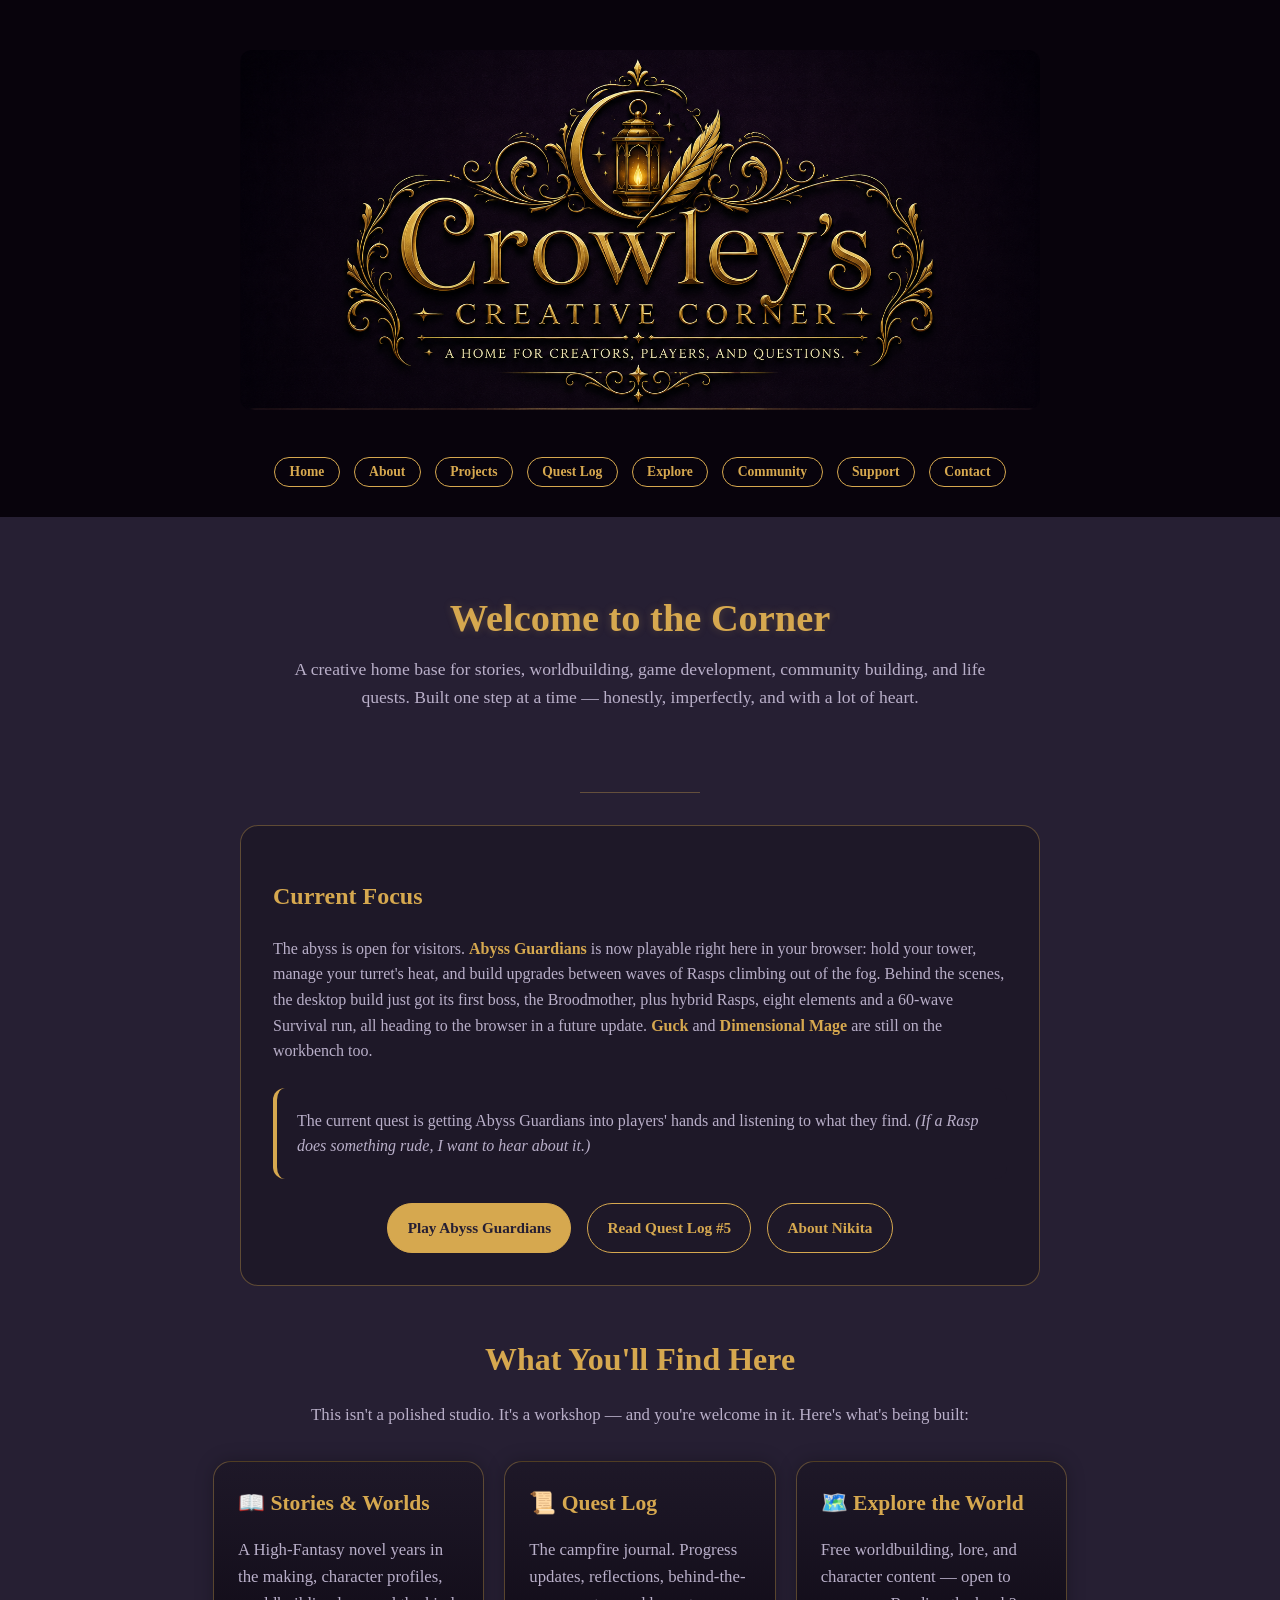
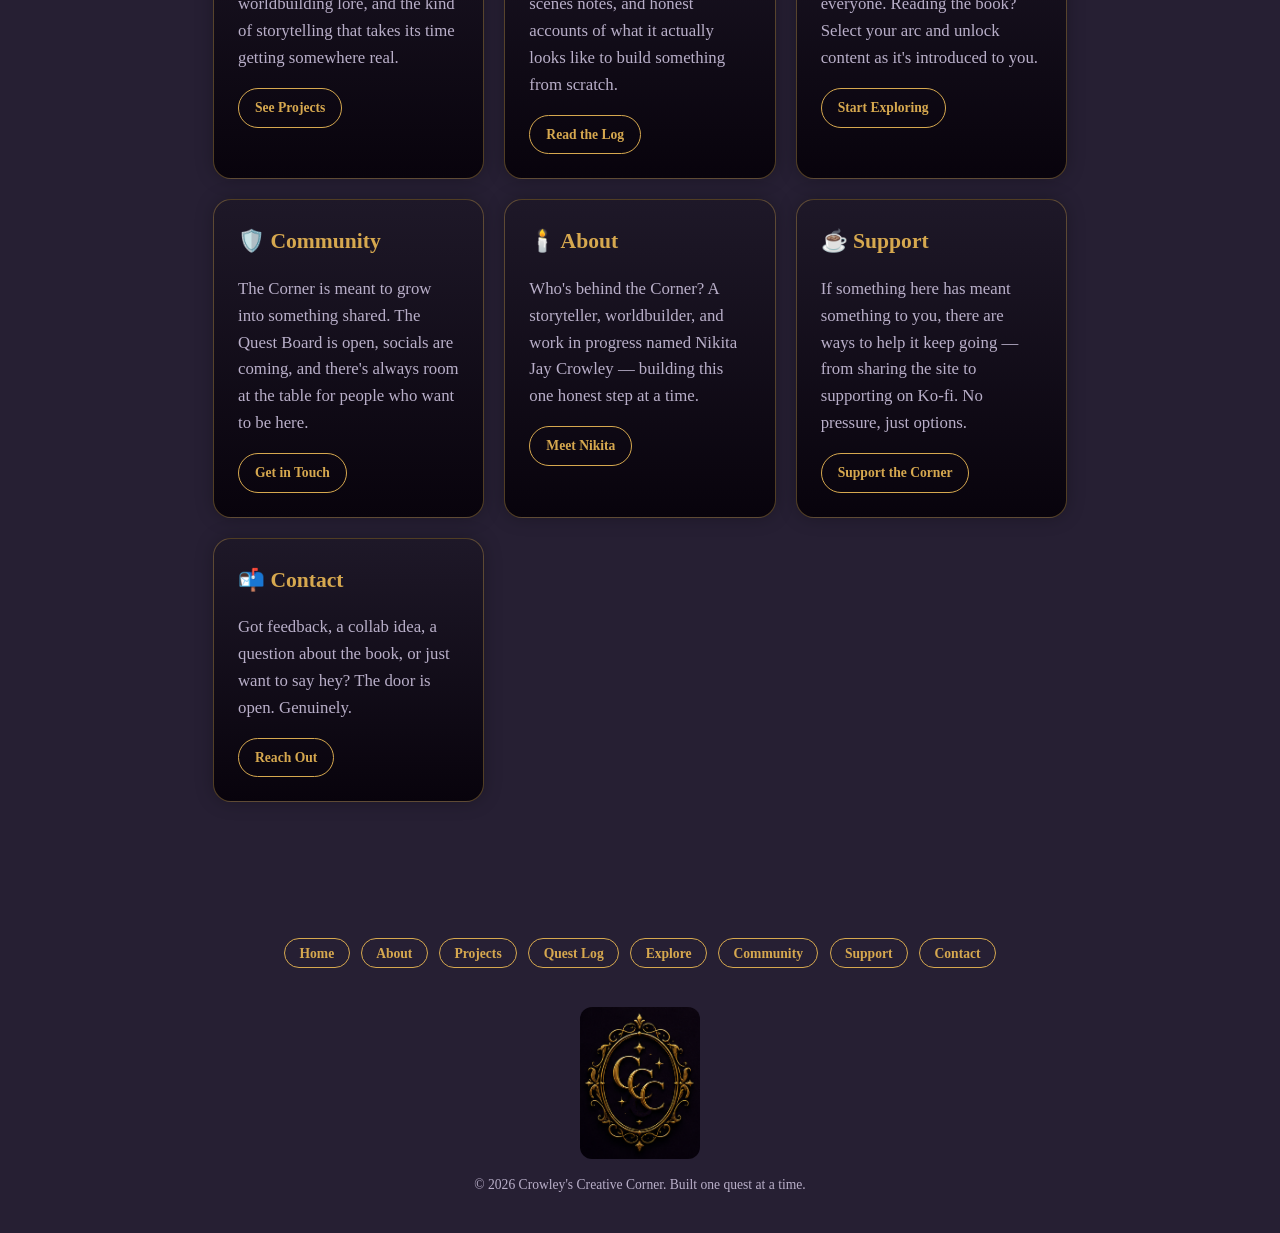
<file: index.html>
<!DOCTYPE html>
<html lang="en">
<head>
  <meta charset="UTF-8" />
  <meta name="viewport" content="width=device-width, initial-scale=1.0" />
  <title>Crowley's Creative Corner</title>
  <link rel="stylesheet" href="style.css" />
</head>
<body>
 
  <header class="site-header">
    <div class="top-image">
      <img src="images/Banner for top of the website.png" alt="Crowley's Creative Corner" />
    </div>
    <nav class="main-nav">
      <a href="index.html">Home</a>
      <a href="about.html">About</a>
      <a href="projects.html">Projects</a>
      <a href="quest-log.html">Quest Log</a>
      <a href="explore.html">Explore</a>
      <a href="community-building.html">Community</a>
      <a href="support.html">Support</a>
      <a href="contact.html">Contact</a>
    </nav>
  </header>
 
  <main>
 
    <!-- HERO -->
    <div class="hero">
      <h1>Welcome to the Corner</h1>
      <p>A creative home base for stories, worldbuilding, game development, community building, and life quests. Built one step at a time — honestly, imperfectly, and with a lot of heart.</p>
    </div>


      <div class="divider"></div>
 
      <!-- CURRENT FOCUS -->
      <div class="content-box">
        <h2>Current Focus</h2>
        <p>The abyss is open for visitors. <strong style="color: var(--gold);">Abyss Guardians</strong> is now playable right here in your browser: hold your tower, manage your turret's heat, and build upgrades between waves of Rasps climbing out of the fog. Behind the scenes, the desktop build just got its first boss, the Broodmother, plus hybrid Rasps, eight elements and a 60-wave Survival run, all heading to the browser in a future update. <strong style="color: var(--gold);">Guck</strong> and <strong style="color: var(--gold);">Dimensional Mage</strong> are still on the workbench too.</p>
 
        <div class="support-note" style="margin-top: 1.5rem;">
          The current quest is getting Abyss Guardians into players' hands and listening to what they find. <em>(If a Rasp does something rude, I want to hear about it.)</em>
        </div>
 
        <div class="button-row" style="margin-top: 1.5rem;">
          <a href="abyss-guardians-play.html" class="button">Play Abyss Guardians</a>
          <a href="quest-log.html#quest-log-5" class="button secondary">Read Quest Log #5</a>
          <a href="about.html" class="button secondary">About Nikita</a>
        </div>
      </div>
 
    
    <!-- WHAT'S HERE -->
    <section class="page-section">
 
      <h2>What You'll Find Here</h2>
      <p style="text-align:center; margin-bottom: 2rem;">This isn't a polished studio. It's a workshop — and you're welcome in it. Here's what's being built:</p>
 
      <div class="card-grid">
 
        <div class="card">
          <h3>📖 Stories & Worlds</h3>
          <p>A High-Fantasy novel years in the making, character profiles, worldbuilding lore, and the kind of storytelling that takes its time getting somewhere real.</p>
          <div style="margin-top: 1rem;">
            <a href="projects.html" class="button secondary" style="font-size: 0.85rem; padding: 0.5rem 1rem;">See Projects</a>
          </div>
        </div>
 
        <div class="card">
          <h3>📜 Quest Log</h3>
          <p>The campfire journal. Progress updates, reflections, behind-the-scenes notes, and honest accounts of what it actually looks like to build something from scratch.</p>
          <div style="margin-top: 1rem;">
            <a href="quest-log.html" class="button secondary" style="font-size: 0.85rem; padding: 0.5rem 1rem;">Read the Log</a>
          </div>
        </div>
 
        <div class="card">
          <h3>🗺️ Explore the World</h3>
          <p>Free worldbuilding, lore, and character content — open to everyone. Reading the book? Select your arc and unlock content as it's introduced to you.</p>
          <div style="margin-top: 1rem;">
            <a href="explore.html" class="button secondary" style="font-size: 0.85rem; padding: 0.5rem 1rem;">Start Exploring</a>
          </div>
        </div>
 
        <div class="card">
          <h3>🛡️ Community</h3>
          <p>The Corner is meant to grow into something shared. The Quest Board is open, socials are coming, and there's always room at the table for people who want to be here.</p>
          <div style="margin-top: 1rem;">
            <a href="contact.html" class="button secondary" style="font-size: 0.85rem; padding: 0.5rem 1rem;">Get in Touch</a>
          </div>
        </div>
 
        <div class="card">
          <h3>🕯️ About</h3>
          <p>Who's behind the Corner? A storyteller, worldbuilder, and work in progress named Nikita Jay Crowley — building this one honest step at a time.</p>
          <div style="margin-top: 1rem;">
            <a href="about.html" class="button secondary" style="font-size: 0.85rem; padding: 0.5rem 1rem;">Meet Nikita</a>
          </div>
        </div>
 
        <div class="card">
          <h3>☕ Support</h3>
          <p>If something here has meant something to you, there are ways to help it keep going — from sharing the site to supporting on Ko-fi. No pressure, just options.</p>
          <div style="margin-top: 1rem;">
            <a href="support.html" class="button secondary" style="font-size: 0.85rem; padding: 0.5rem 1rem;">Support the Corner</a>
          </div>
        </div>
 
        <div class="card">
          <h3>📬 Contact</h3>
          <p>Got feedback, a collab idea, a question about the book, or just want to say hey? The door is open. Genuinely.</p>
          <div style="margin-top: 1rem;">
            <a href="contact.html" class="button secondary" style="font-size: 0.85rem; padding: 0.5rem 1rem;">Reach Out</a>
          </div>
        </div>
 
      </div>
 
    </section>
 
  </main>
 
  <footer>
    <nav class="footer-links">
      <a href="index.html">Home</a>
      <a href="about.html">About</a>
      <a href="projects.html">Projects</a>
      <a href="quest-log.html">Quest Log</a>
      <a href="explore.html">Explore</a>
      <a href="community-building.html">Community</a>
      <a href="support.html">Support</a>
      <a href="contact.html">Contact</a>
    </nav>
    <img src="images/Small Circle CCC.png" alt="Crowley's Creative Corner logo" class="footer-logo" />
    <p style="text-align:center; color: var(--muted-text); font-size: 0.85rem; padding-bottom: 1.5rem;">© 2026 Crowley's Creative Corner. Built one quest at a time.</p>
  </footer>
 
</body>
</html>
</file>
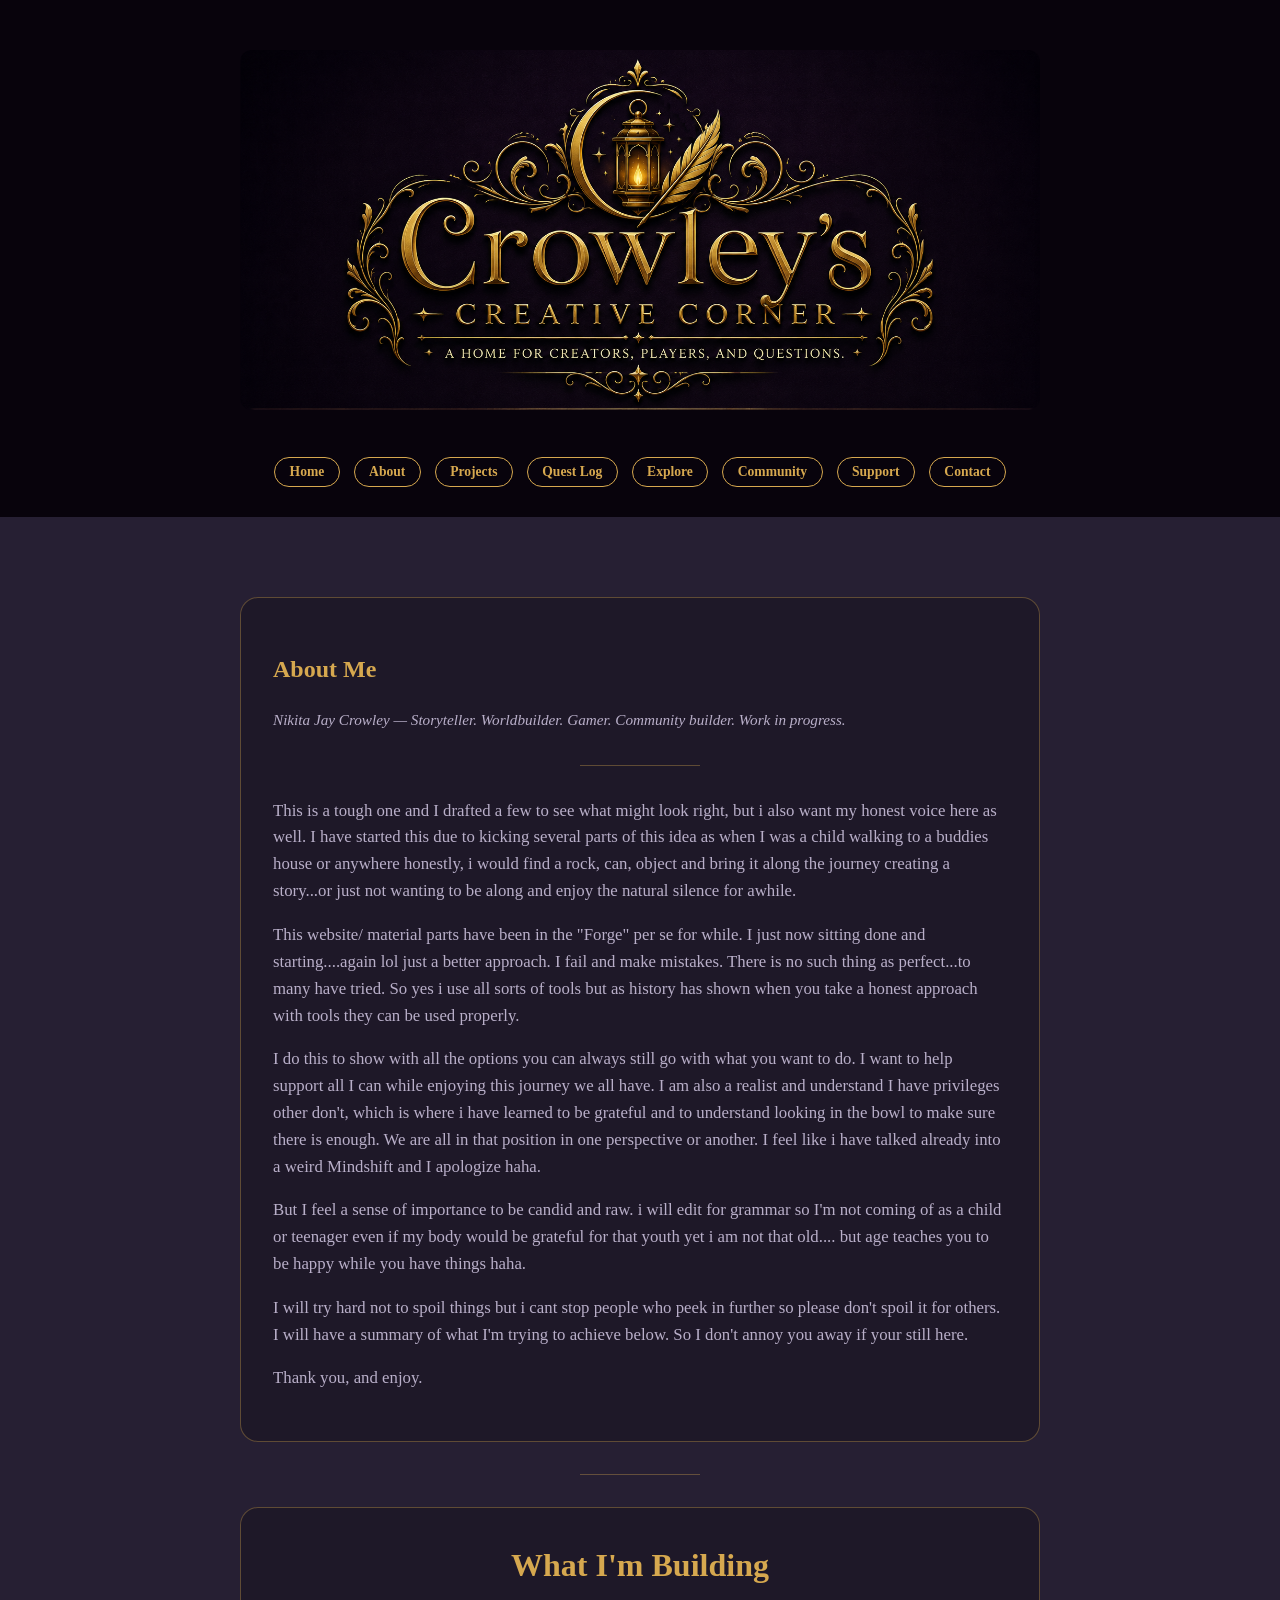
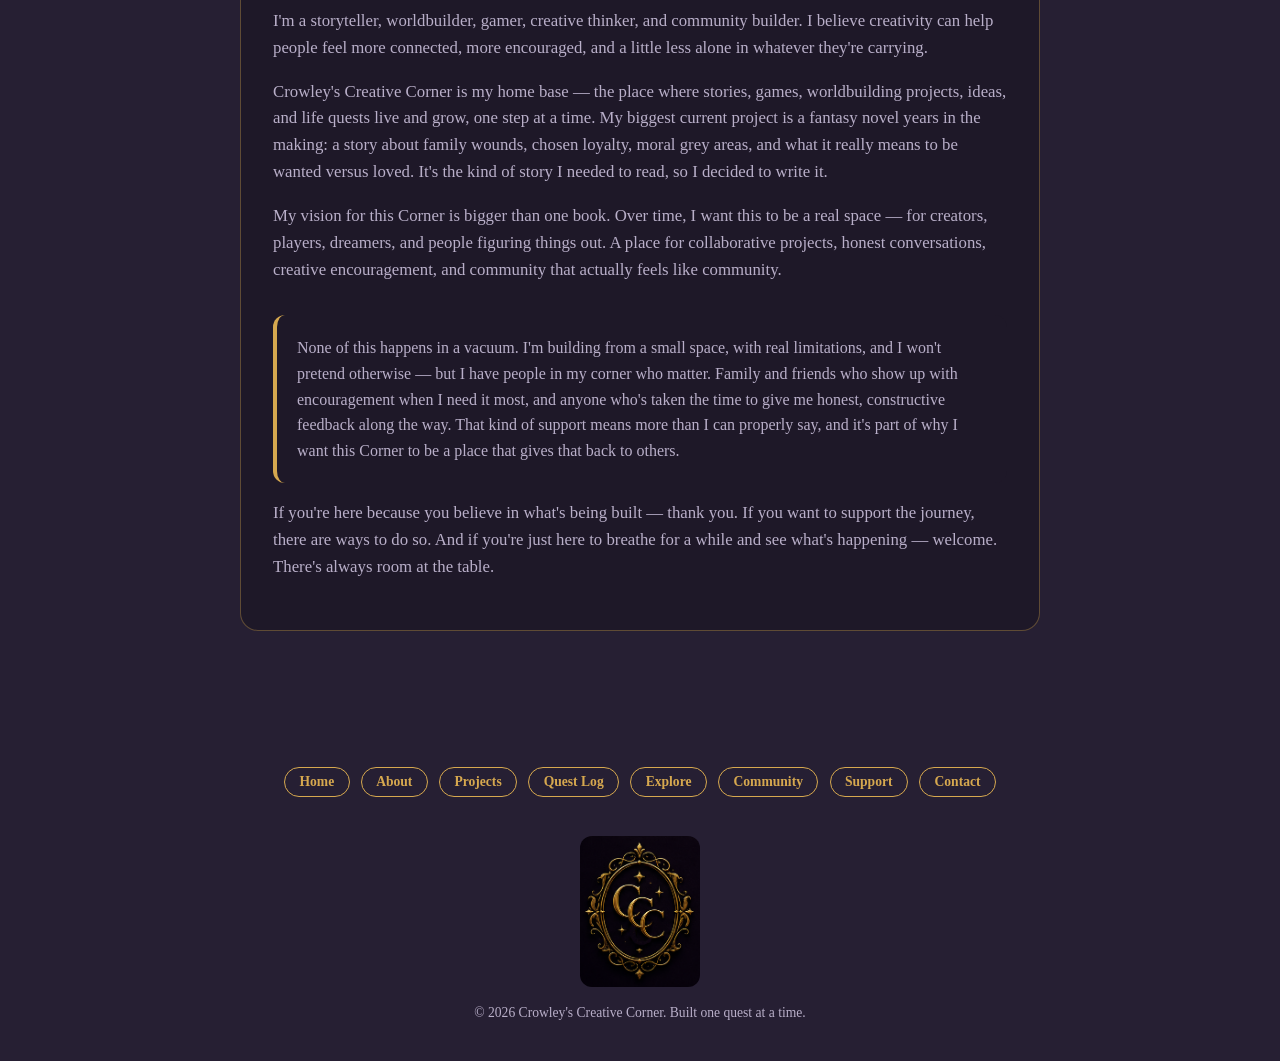
<file: about.html>
<!DOCTYPE html>
<html lang="en">
<head>
  <meta charset="UTF-8" />
  <meta name="viewport" content="width=device-width, initial-scale=1.0" />
  <title>About | Crowley's Creative Corner</title>
  <link rel="stylesheet" href="style.css" />
</head>
<body>
 
  <header class="site-header">
    <div class="top-image">
      <img src="images/Banner for top of the website.png" alt="Crowley's Creative Corner" />
    </div>
    <nav class="main-nav">
      <a href="index.html">Home</a>
      <a href="about.html">About</a>
      <a href="projects.html">Projects</a>
      <a href="quest-log.html">Quest Log</a>
      <a href="explore.html">Explore</a>
      <a href="community-building.html">Community</a>
      <a href="support.html">Support</a>
      <a href="contact.html">Contact</a>
    </nav>
  </header>
 
  <main>
    <section class="page-section">
 
      <div class="content-box">
        <h1>About Me</h1>
        <p style="font-style:italic; font-size:0.95rem;">Nikita Jay Crowley — Storyteller. Worldbuilder. Gamer. Community builder. Work in progress.</p>
 
        <div class="divider"></div>
 
        <p>This is a tough one and I drafted a few to see what might look right, but i also want my honest voice here as well. I have started this due to kicking several parts of this idea as when I was a child walking to a buddies house or anywhere honestly, i would find a rock, can, object and bring it along the journey creating a story...or just not wanting to be along and enjoy the natural silence for awhile. </p>
 
        <p>This website/ material parts have been in the "Forge" per se for while. I just now sitting done and starting....again lol just a better approach. I fail and make mistakes. There is no such thing as perfect...to many have tried. So yes i use all sorts of tools but as history has shown when you take a honest approach with tools they can be used properly.</p>
 
        <p>I do this to show with all the options you can always still go with what you want to do. I want to help support all I can while enjoying this journey we all have. I am also a realist and understand I have privileges other don't, which is where i have learned to be grateful and to understand looking in the bowl to make sure there is enough. We are all in that position in one perspective or another. I feel like i have talked already into a weird Mindshift and I apologize haha.</p>
 
        <p>But I feel a sense of importance to be candid and raw. i will edit for grammar so I'm not coming of as a child or teenager even if my body would be grateful for that youth yet i am not that old.... but age teaches you to be happy while you have things haha.</p>
 
        <p>I will try hard not to spoil things but i cant stop people who peek in further so please don't spoil it for others. I will have a summary of what I'm trying to achieve below. So I don't annoy you away if your still here. </p>
 
        
        <p>Thank you, and enjoy.</p>
      </div>
 
      <div class="divider"></div>
 
      <div class="content-box">
        <h2>What I'm Building</h2>
 
        <p>I'm a storyteller, worldbuilder, gamer, creative thinker, and community builder. I believe creativity can help people feel more connected, more encouraged, and a little less alone in whatever they're carrying.</p>
 
        <p>Crowley's Creative Corner is my home base — the place where stories, games, worldbuilding projects, ideas, and life quests live and grow, one step at a time. My biggest current project is a fantasy novel years in the making: a story about family wounds, chosen loyalty, moral grey areas, and what it really means to be wanted versus loved. It's the kind of story I needed to read, so I decided to write it.</p>
 
        <p>My vision for this Corner is bigger than one book. Over time, I want this to be a real space — for creators, players, dreamers, and people figuring things out. A place for collaborative projects, honest conversations, creative encouragement, and community that actually feels like community.</p>
 
        <div class="support-note">
          None of this happens in a vacuum. I'm building from a small space, with real limitations, and I won't pretend otherwise — but I have people in my corner who matter. Family and friends who show up with encouragement when I need it most, and anyone who's taken the time to give me honest, constructive feedback along the way. That kind of support means more than I can properly say, and it's part of why I want this Corner to be a place that gives that back to others.
        </div>
 
        <p>If you're here because you believe in what's being built — thank you. If you want to support the journey, there are ways to do so. And if you're just here to breathe for a while and see what's happening — welcome. There's always room at the table.</p>
      </div>
 
    </section>
  </main>
 
  <footer>
    <nav class="footer-links">
      <a href="index.html">Home</a>
      <a href="about.html">About</a>
      <a href="projects.html">Projects</a>
      <a href="quest-log.html">Quest Log</a>
      <a href="explore.html">Explore</a>
      <a href="community-building.html">Community</a>
      <a href="support.html">Support</a>
      <a href="contact.html">Contact</a>
    </nav>
    <img src="images/Small Circle CCC.png" alt="Crowley's Creative Corner logo" class="footer-logo" />
    <p style="text-align:center; color: var(--muted-text); font-size: 0.85rem; padding-bottom: 1.5rem;">© 2026 Crowley's Creative Corner. Built one quest at a time.</p>
  </footer>
 
</body>
</html>
</file>
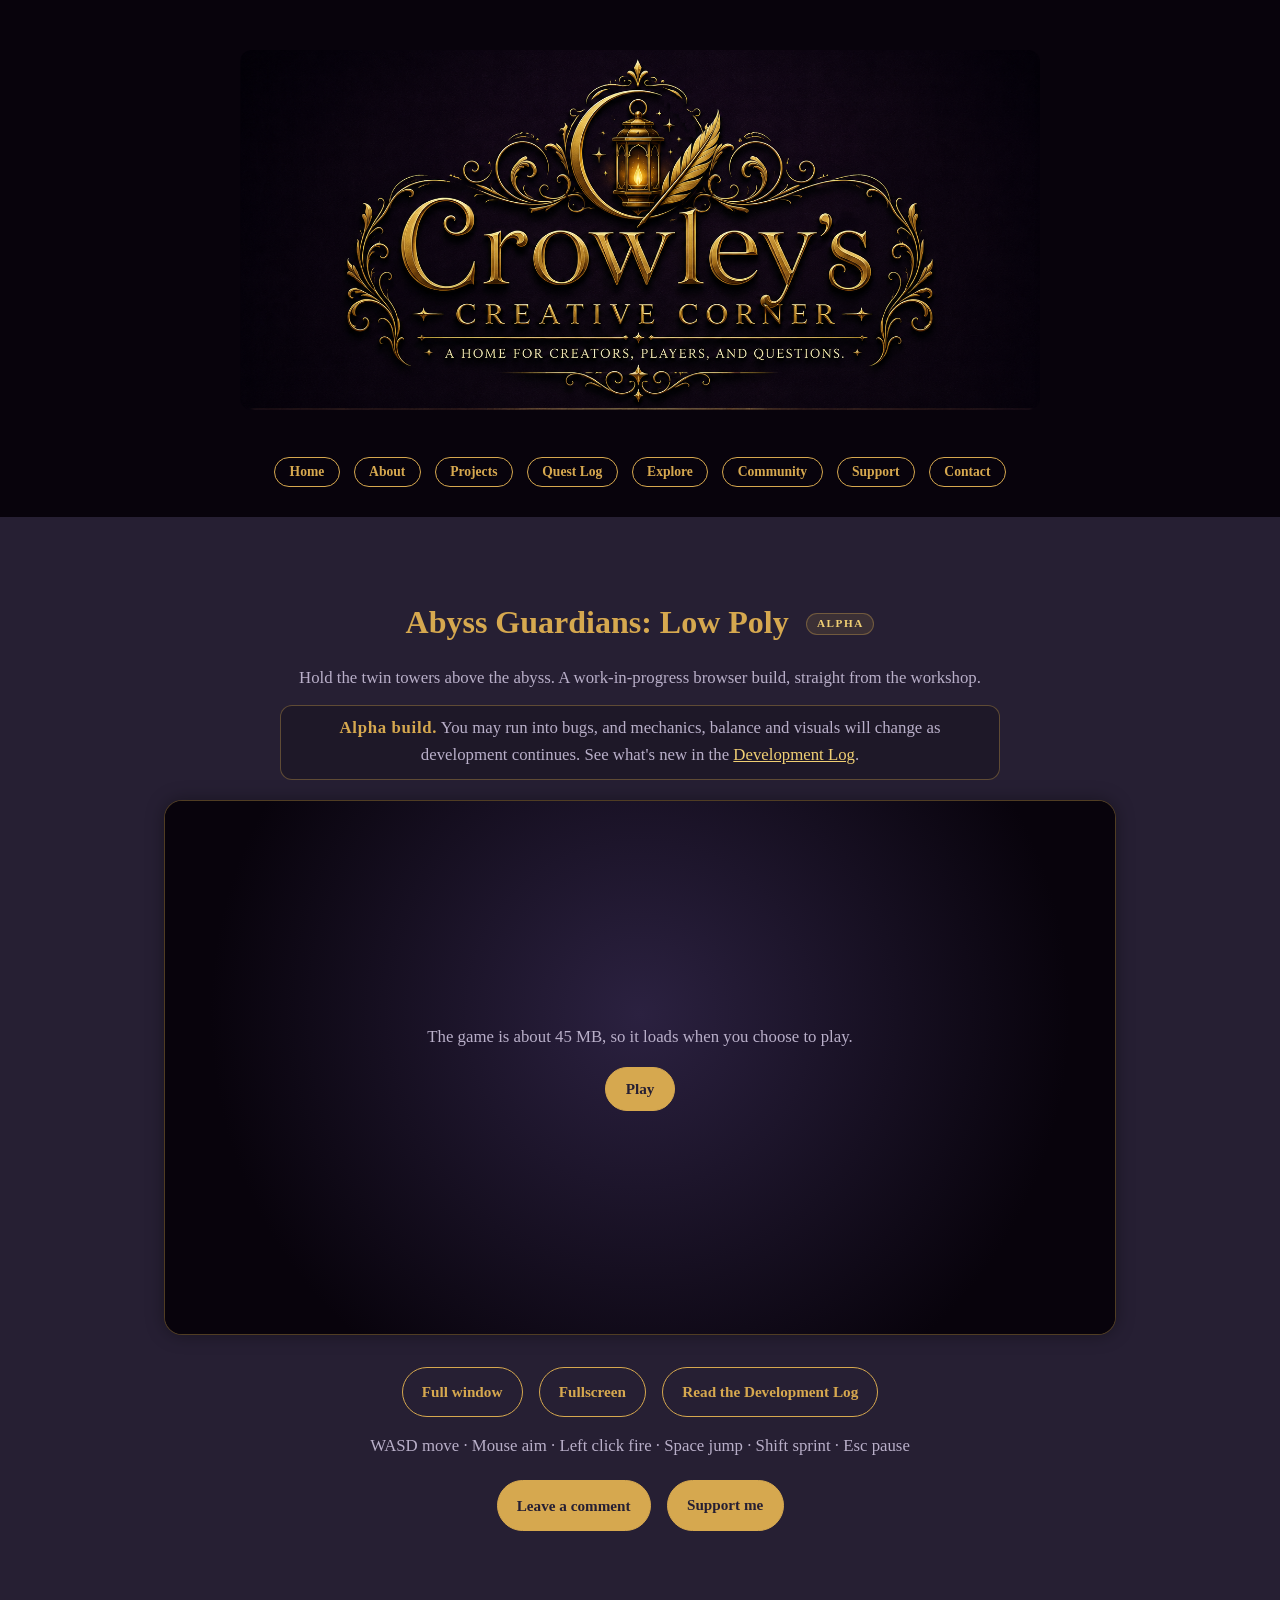
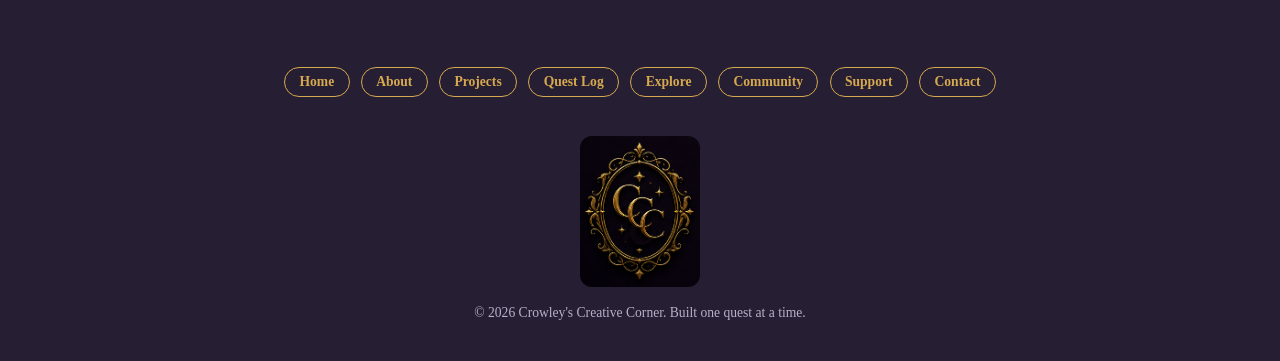
<file: abyss-guardians-play.html>
<!DOCTYPE html>
<html lang="en">
<head>
  <meta charset="UTF-8" />
  <meta name="viewport" content="width=device-width, initial-scale=1.0" />
  <title>Play Abyss Guardians | Crowley's Creative Corner</title>
  <link rel="stylesheet" href="style.css" />
  <style>
    /* Page-only styles so style.css stays untouched. */
    .game-page main { max-width: 1240px; }
    .game-frame-wrap {
      position: relative;
      /* Fill the column, but never taller than the browser window. */
      width: min(100%, calc((100vh - 120px) * 16 / 9));
      min-width: min(100%, 480px);
      margin: 0 auto;
      aspect-ratio: 16 / 9;
      background: #08030c;
      border: 1px solid var(--border-gold);
      border-radius: 18px;
      overflow: hidden;
      box-shadow: 0 0 18px rgba(0, 0, 0, 0.35);
    }
    .game-frame-wrap iframe { position: absolute; inset: 0; width: 100%; height: 100%; border: 0; display: block; }
    /* Full window: the game covers the whole browser tab without going fullscreen. */
    .game-frame-wrap.full-window {
      position: fixed; inset: 0; z-index: 1000;
      width: 100vw; height: 100vh; height: 100dvh; min-width: 0;
      aspect-ratio: auto; margin: 0;
      border: 0; border-radius: 0; box-shadow: none;
    }
    body.game-full-window { overflow: hidden; }
    .exit-full-window {
      display: none;
      position: absolute; top: 10px; right: 10px; z-index: 2;
      padding: 0.4rem 0.9rem; font-size: 0.85rem; opacity: 0.85;
    }
    .game-frame-wrap.full-window .exit-full-window { display: inline-block; }
    .game-start {
      position: absolute; inset: 0;
      display: flex; flex-direction: column; align-items: center; justify-content: center; gap: 1rem;
      background: radial-gradient(circle at 50% 40%, #2b2140 0%, #08030c 75%);
      text-align: center; padding: 1.5rem;
    }
    .game-start p { color: var(--muted-text); margin: 0; max-width: 520px; }
    .game-controls { text-align: center; color: var(--muted-text); font-size: 0.95rem; margin-top: 1rem; }
    /* <button>s don't inherit the page font by default; match the site's link buttons. */
    .game-page button { font-family: inherit; }
    .community-buttons { margin-top: 1.25rem; }
    .comment-box { max-width: 640px; margin: 1.5rem auto 0; }
    .comment-box[hidden] { display: none; }
    .comment-box h3 { color: var(--gold); margin-top: 0; }
    .comment-box label { display: block; color: var(--parchment); font-weight: bold; margin: 1rem 0 0.35rem; }
    .comment-box input,
    .comment-box textarea {
      width: 100%;
      font: inherit;
      color: var(--parchment);
      background: var(--bg-card-soft);
      border: 1px solid var(--border-gold);
      border-radius: 12px;
      padding: 0.65rem 0.8rem;
    }
    .comment-box textarea { min-height: 150px; resize: vertical; }
    .comment-box input:focus,
    .comment-box textarea:focus { outline: 2px solid var(--gold); outline-offset: 1px; }
    .comment-note { font-size: 0.9rem; margin-top: 1rem; }
    /* Alpha notice: a small badge by the title and one calm line under the subtitle. */
    .stage-badge {
      display: inline-block;
      vertical-align: middle;
      margin-left: 0.6rem;
      padding: 0.2rem 0.6rem;
      font-size: 0.7rem;
      font-weight: bold;
      letter-spacing: 0.14em;
      line-height: 1.2;
      color: var(--gold-soft);
      background: rgba(214, 168, 79, 0.12);
      border: 1px solid var(--border-gold);
      border-radius: 999px;
      position: relative;
      top: -0.15em;
    }
    .alpha-notice {
      max-width: 720px;
      margin: -0.25rem auto 1.25rem;
      padding: 0.6rem 1rem;
      text-align: center;
      font-size: 0.92rem;
      color: var(--muted-text);
      background: var(--bg-card);
      border: 1px solid var(--border-gold);
      border-radius: 12px;
    }
    .alpha-notice strong { color: var(--gold); letter-spacing: 0.04em; }
    .alpha-notice a { color: var(--gold-soft); }
    .game-mobile-note { display: none; }
    @media (hover: none) and (pointer: coarse) { .game-mobile-note { display: block; } }
  </style>
</head>
<body class="game-page">
  <header class="site-header">
    <div class="top-image">
      <img src="images/Banner for top of the website.png" alt="Crowley's Creative Corner" />
    </div>
    <nav class="main-nav" aria-label="Primary navigation">
      <a href="index.html">Home</a>
      <a href="about.html">About</a>
      <a href="projects.html" aria-current="page">Projects</a>
      <a href="quest-log.html">Quest Log</a>
      <a href="explore.html">Explore</a>
      <a href="community-building.html">Community</a>
      <a href="support.html">Support</a>
      <a href="contact.html">Contact</a>
    </nav>
  </header>

  <main>
    <section class="page-section">
      <h2>Abyss Guardians: Low Poly <span class="stage-badge">ALPHA</span></h2>
      <p style="text-align:center;">Hold the twin towers above the abyss. A work-in-progress browser build, straight from the workshop.</p>
      <p class="alpha-notice"><strong>Alpha build.</strong> You may run into bugs, and mechanics, balance and visuals will change as development continues. See what's new in the <a href="projects.html#abyss-guardians-development-log">Development Log</a>.</p>

      <div class="game-frame-wrap" id="game-wrap">
        <div class="game-start" id="game-start">
          <p>The game is about 45 MB, so it loads when you choose to play.</p>
          <p class="game-mobile-note">On a phone or tablet the game shows touch buttons, but a keyboard and mouse play best.</p>
          <button type="button" id="play-button">Play</button>
        </div>
        <button type="button" class="button exit-full-window" id="exit-full-window">Exit full window</button>
      </div>

      <div class="button-row">
        <button type="button" class="button secondary" id="full-window-button">Full window</button>
        <button type="button" class="button secondary" id="fullscreen-button">Fullscreen</button>
        <a href="projects.html#abyss-guardians-development-log" class="button secondary">Read the Development Log</a>
      </div>

      <p class="game-controls">WASD move · Mouse aim · Left click fire · Space jump · Shift sprint · Esc pause</p>

      <div class="button-row community-buttons">
        <button type="button" class="button" id="comment-button" aria-expanded="false" aria-controls="comment-box">Leave a comment</button>
        <a href="support.html" class="button">Support me</a>
      </div>

      <form class="content-box comment-box" id="comment-box" hidden>
        <h3>Tell me what you think</h3>
        <p>Bugs, ideas, the wave that broke you, what you loved. Honest and kind is perfect.</p>
        <label for="comment-name">Your name (optional, leave blank to stay anonymous)</label>
        <input type="text" id="comment-name" autocomplete="name" maxlength="80" />
        <label for="comment-message">Your comment</label>
        <textarea id="comment-message" required maxlength="5000"></textarea>
        <!-- Hidden from people; bots that fill it in are ignored. -->
        <div style="position:absolute; left:-9999px;" aria-hidden="true">
          <label for="comment-website">Website</label>
          <input type="text" id="comment-website" tabindex="-1" autocomplete="off" />
        </div>
        <div class="button-row" style="margin-top: 1.25rem;">
          <button type="submit" class="button" id="comment-send">Send comment</button>
        </div>
        <p class="comment-note" id="comment-status" role="status" aria-live="polite"></p>
      </form>
    </section>
  </main>

  <footer>
    <nav class="footer-links" aria-label="Footer navigation">
      <a href="index.html">Home</a>
      <a href="about.html">About</a>
      <a href="projects.html">Projects</a>
      <a href="quest-log.html">Quest Log</a>
      <a href="explore.html">Explore</a>
      <a href="community-building.html">Community</a>
      <a href="support.html">Support</a>
      <a href="contact.html">Contact</a>
    </nav>
    <img src="images/Small Circle CCC.png" alt="Crowley's Creative Corner logo" class="footer-logo" />
    <p style="text-align:center; color: var(--muted-text); font-size: 0.85rem; padding-bottom: 1.5rem;">&copy; 2026 Crowley's Creative Corner. Built one quest at a time.</p>
  </footer>

  <script>
    // Where the game files live (Cloudflare R2 bucket on its own subdomain).
    var GAME_URL = "https://games.crowleyscreativecorner.com/abyss-guardians/index.html";

    var wrap = document.getElementById("game-wrap");
    var frame = null;

    // ?join=CODE on this page (the link the game shows a host) drops a friend
    // straight into that game on Tower 1.
    var joinCode = (new URLSearchParams(window.location.search).get("join") || "").replace(/[^A-Za-z0-9]/g, "").slice(0, 5);
    if (joinCode) {
      document.getElementById("play-button").textContent = "Join your friend's game (" + joinCode.toUpperCase() + ")";
    }

    function startGame() {
      if (frame) return frame;
      frame = document.createElement("iframe");
      frame.src = GAME_URL + (joinCode ? "?join=" + joinCode : "");
      frame.title = "Abyss Guardians: Low Poly";
      frame.allow = "autoplay; fullscreen; gamepad";
      frame.setAttribute("allowfullscreen", "");
      wrap.insertBefore(frame, wrap.firstChild);
      document.getElementById("game-start").remove();
      frame.addEventListener("load", function () { frame.focus(); });
      return frame;
    }

    document.getElementById("play-button").addEventListener("click", startGame);
    document.getElementById("fullscreen-button").addEventListener("click", function () {
      var f = startGame();
      if (f.requestFullscreen) f.requestFullscreen();
    });

    // Full window: the game fills the browser tab. Esc belongs to the game (pause),
    // so leaving is done with the Exit full window button in the corner.
    function setFullWindow(on) {
      wrap.classList.toggle("full-window", on);
      document.body.classList.toggle("game-full-window", on);
      if (frame) frame.focus();
    }
    document.getElementById("full-window-button").addEventListener("click", function () {
      startGame();
      setFullWindow(true);
    });
    document.getElementById("exit-full-window").addEventListener("click", function () {
      setFullWindow(false);
    });

    // Comment box: sends the comment to Nik's inbox through the site's /api/comment.
    var commentButton = document.getElementById("comment-button");
    var commentBox = document.getElementById("comment-box");
    commentButton.addEventListener("click", function () {
      commentBox.hidden = !commentBox.hidden;
      commentButton.setAttribute("aria-expanded", String(!commentBox.hidden));
      if (!commentBox.hidden) document.getElementById("comment-message").focus();
    });
    var commentStatus = document.getElementById("comment-status");
    var commentSend = document.getElementById("comment-send");
    commentBox.addEventListener("submit", function (event) {
      event.preventDefault();
      var messageField = document.getElementById("comment-message");
      var message = messageField.value.trim();
      if (!message) return;
      commentSend.disabled = true;
      commentStatus.textContent = "Sending…";
      fetch("/api/comment", {
        method: "POST",
        headers: { "Content-Type": "application/json" },
        body: JSON.stringify({
          game: "Abyss Guardians",
          name: document.getElementById("comment-name").value.trim(),
          message: message,
          website: document.getElementById("comment-website").value
        })
      })
        .then(function (res) { return res.json().catch(function () { return { ok: false }; }); })
        .then(function (result) {
          if (result.ok) {
            messageField.value = "";
            commentStatus.textContent = "Thank you! Your comment is on its way to me.";
          } else {
            commentStatus.textContent = result.error || "Your comment couldn't be sent right now. Please try again later.";
          }
        })
        .catch(function () {
          commentStatus.textContent = "Your comment couldn't be sent right now. Please try again later.";
        })
        .finally(function () { commentSend.disabled = false; });
    });
  </script>
</body>
</html>
</file>
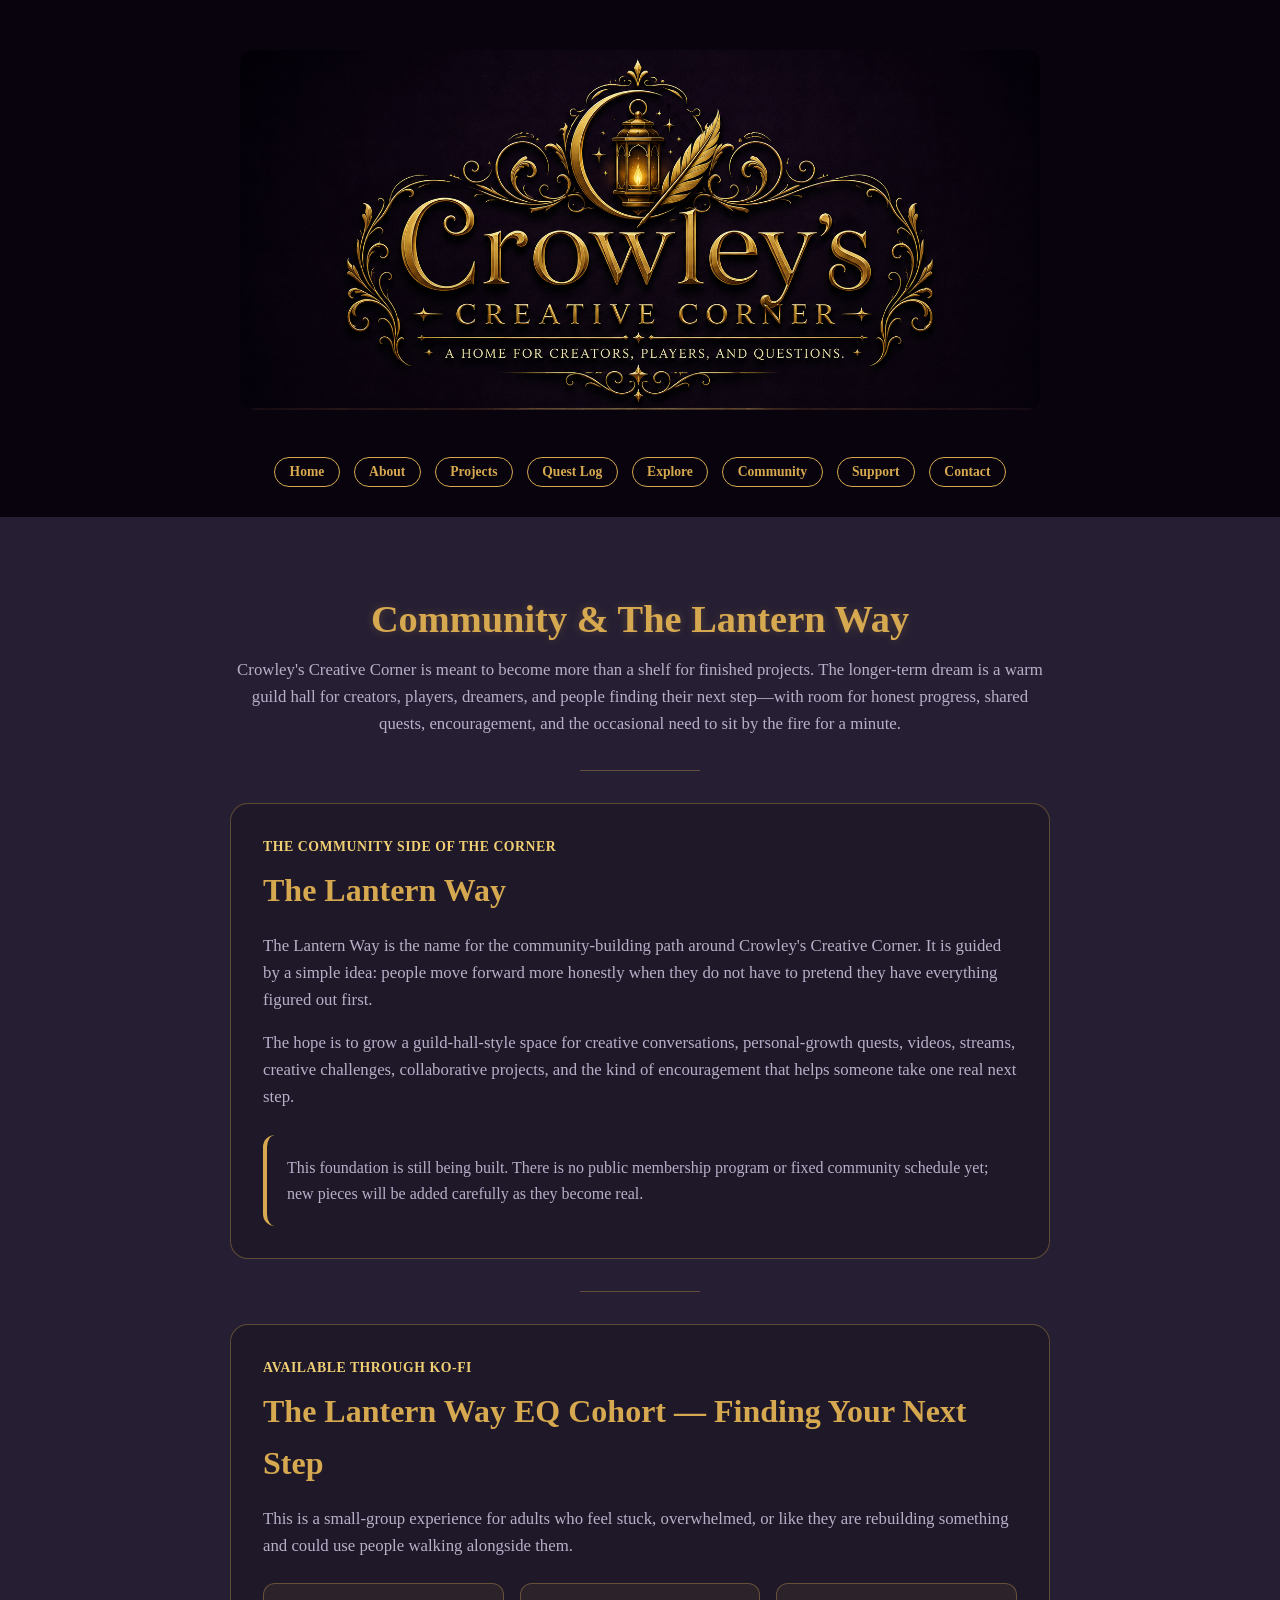
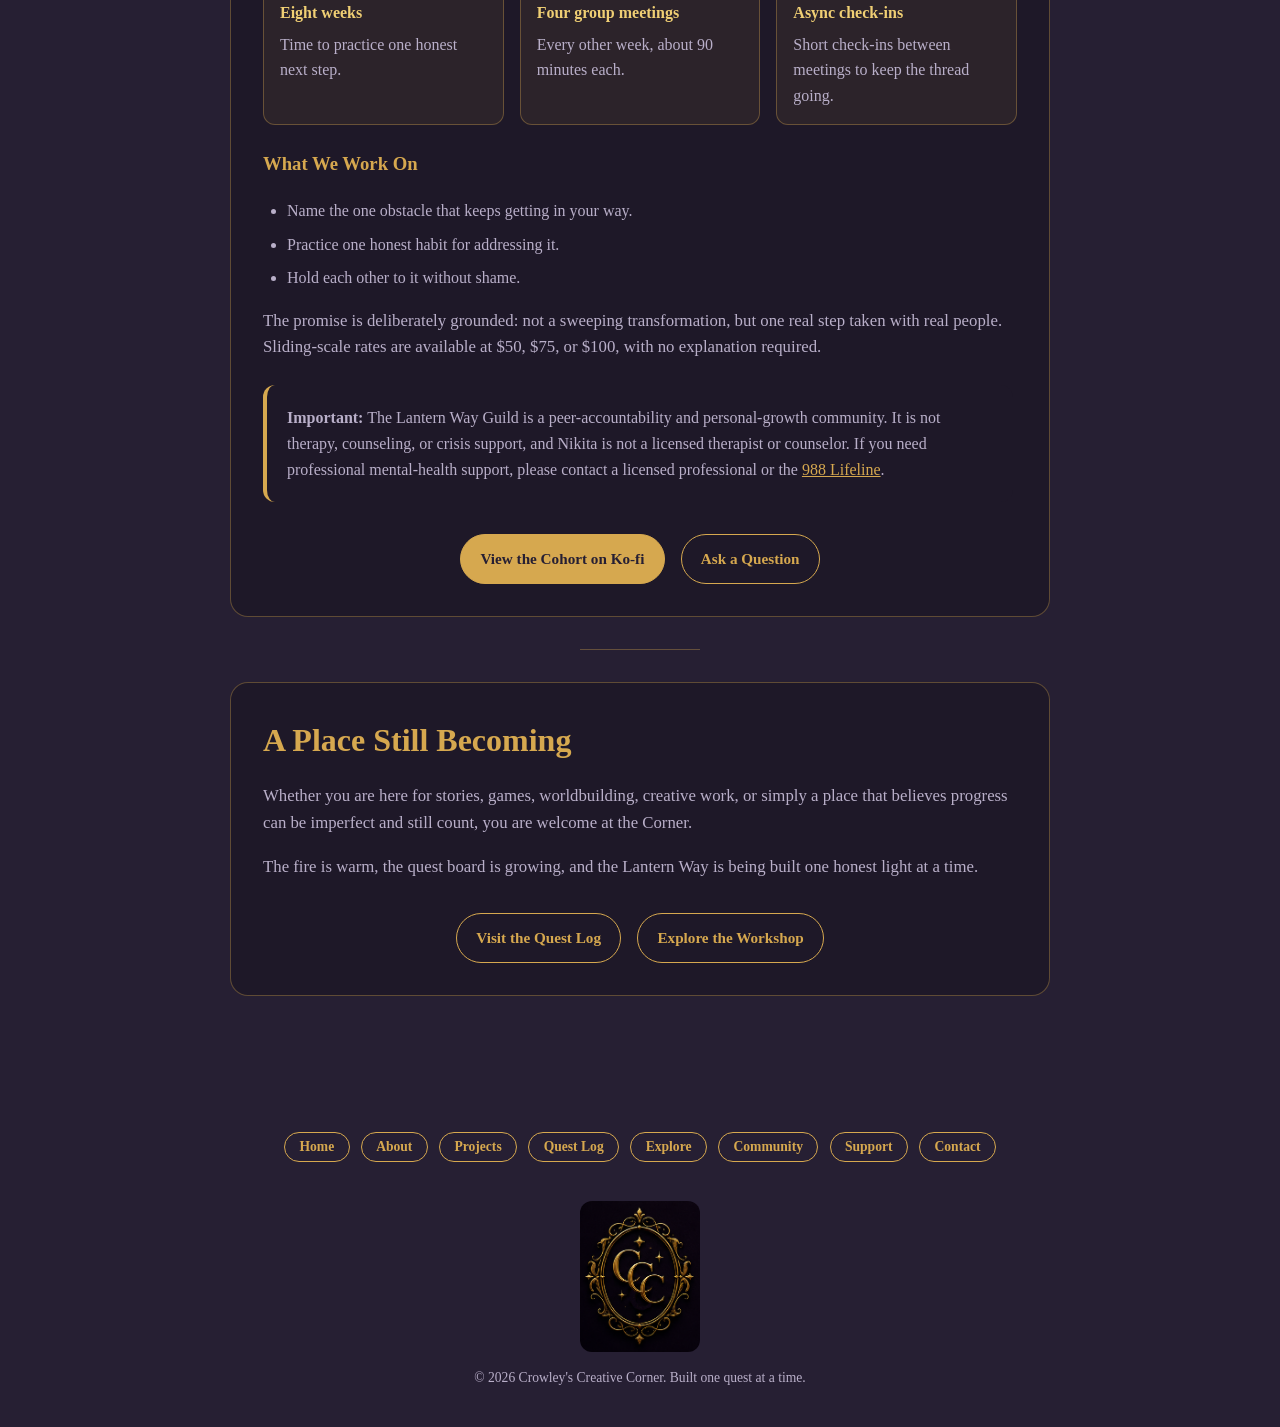
<file: community-building.html>
<!DOCTYPE html>
<html lang="en">
<head>
  <meta charset="UTF-8" />
  <meta name="viewport" content="width=device-width, initial-scale=1.0" />
  <title>Community &amp; The Lantern Way | Crowley's Creative Corner</title>
  <link rel="stylesheet" href="style.css" />
</head>
<body>
  <header class="site-header">
    <div class="top-image">
      <img src="images/Banner for top of the website.png" alt="Crowley's Creative Corner" />
    </div>
    <nav class="main-nav" aria-label="Primary navigation">
      <a href="index.html">Home</a>
      <a href="about.html">About</a>
      <a href="projects.html">Projects</a>
      <a href="quest-log.html">Quest Log</a>
      <a href="explore.html">Explore</a>
      <a href="community-building.html" aria-current="page">Community</a>
      <a href="support.html">Support</a>
      <a href="contact.html">Contact</a>
    </nav>
  </header>

  <main>
    <section class="page-section community-page">
      <h1>Community &amp; The Lantern Way</h1>
      <p class="page-intro">Crowley's Creative Corner is meant to become more than a shelf for finished projects. The longer-term dream is a warm guild hall for creators, players, dreamers, and people finding their next step—with room for honest progress, shared quests, encouragement, and the occasional need to sit by the fire for a minute.</p>

      <div class="divider"></div>

      <section class="content-box" aria-labelledby="lantern-way-heading">
        <p class="project-category">The Community Side of the Corner</p>
        <h2 id="lantern-way-heading">The Lantern Way</h2>
        <p>The Lantern Way is the name for the community-building path around Crowley's Creative Corner. It is guided by a simple idea: people move forward more honestly when they do not have to pretend they have everything figured out first.</p>
        <p>The hope is to grow a guild-hall-style space for creative conversations, personal-growth quests, videos, streams, creative challenges, collaborative projects, and the kind of encouragement that helps someone take one real next step.</p>
        <div class="support-note community-note">
          This foundation is still being built. There is no public membership program or fixed community schedule yet; new pieces will be added carefully as they become real.
        </div>
      </section>

      <div class="divider"></div>

      <section aria-labelledby="cohort-heading">
        <div class="content-box lantern-service">
          <p class="project-category">Available Through Ko-fi</p>
          <h2 id="cohort-heading">The Lantern Way EQ Cohort — Finding Your Next Step</h2>
          <p>This is a small-group experience for adults who feel stuck, overwhelmed, or like they are rebuilding something and could use people walking alongside them.</p>

          <div class="community-details" aria-label="Cohort details">
            <div>
              <strong>Eight weeks</strong>
              <span>Time to practice one honest next step.</span>
            </div>
            <div>
              <strong>Four group meetings</strong>
              <span>Every other week, about 90 minutes each.</span>
            </div>
            <div>
              <strong>Async check-ins</strong>
              <span>Short check-ins between meetings to keep the thread going.</span>
            </div>
          </div>

          <h3>What We Work On</h3>
          <ul>
            <li>Name the one obstacle that keeps getting in your way.</li>
            <li>Practice one honest habit for addressing it.</li>
            <li>Hold each other to it without shame.</li>
          </ul>

          <p>The promise is deliberately grounded: not a sweeping transformation, but one real step taken with real people. Sliding-scale rates are available at $50, $75, or $100, with no explanation required.</p>

          <div class="support-note community-note">
            <strong>Important:</strong> The Lantern Way Guild is a peer-accountability and personal-growth community. It is not therapy, counseling, or crisis support, and Nikita is not a licensed therapist or counselor. If you need professional mental-health support, please contact a licensed professional or the <a href="https://988lifeline.org/" target="_blank" rel="noopener">988 Lifeline</a>.
          </div>

          <div class="button-row">
            <a href="https://ko-fi.com/c/2c58918bf3" class="button" target="_blank" rel="noopener">View the Cohort on Ko-fi</a>
            <a href="contact.html" class="button secondary">Ask a Question</a>
          </div>
        </div>
      </section>

      <div class="divider"></div>

      <section class="content-box" aria-labelledby="gather-heading">
        <h2 id="gather-heading">A Place Still Becoming</h2>
        <p>Whether you are here for stories, games, worldbuilding, creative work, or simply a place that believes progress can be imperfect and still count, you are welcome at the Corner.</p>
        <p>The fire is warm, the quest board is growing, and the Lantern Way is being built one honest light at a time.</p>
        <div class="button-row">
          <a href="quest-log.html" class="button secondary">Visit the Quest Log</a>
          <a href="projects.html" class="button secondary">Explore the Workshop</a>
        </div>
      </section>
    </section>
  </main>

  <footer>
    <nav class="footer-links" aria-label="Footer navigation">
      <a href="index.html">Home</a>
      <a href="about.html">About</a>
      <a href="projects.html">Projects</a>
      <a href="quest-log.html">Quest Log</a>
      <a href="explore.html">Explore</a>
      <a href="community-building.html">Community</a>
      <a href="support.html">Support</a>
      <a href="contact.html">Contact</a>
    </nav>
    <img src="images/Small Circle CCC.png" alt="Crowley's Creative Corner logo" class="footer-logo" />
    <p style="text-align:center; color: var(--muted-text); font-size: 0.85rem; padding-bottom: 1.5rem;">&copy; 2026 Crowley's Creative Corner. Built one quest at a time.</p>
  </footer>
</body>
</html>
</file>
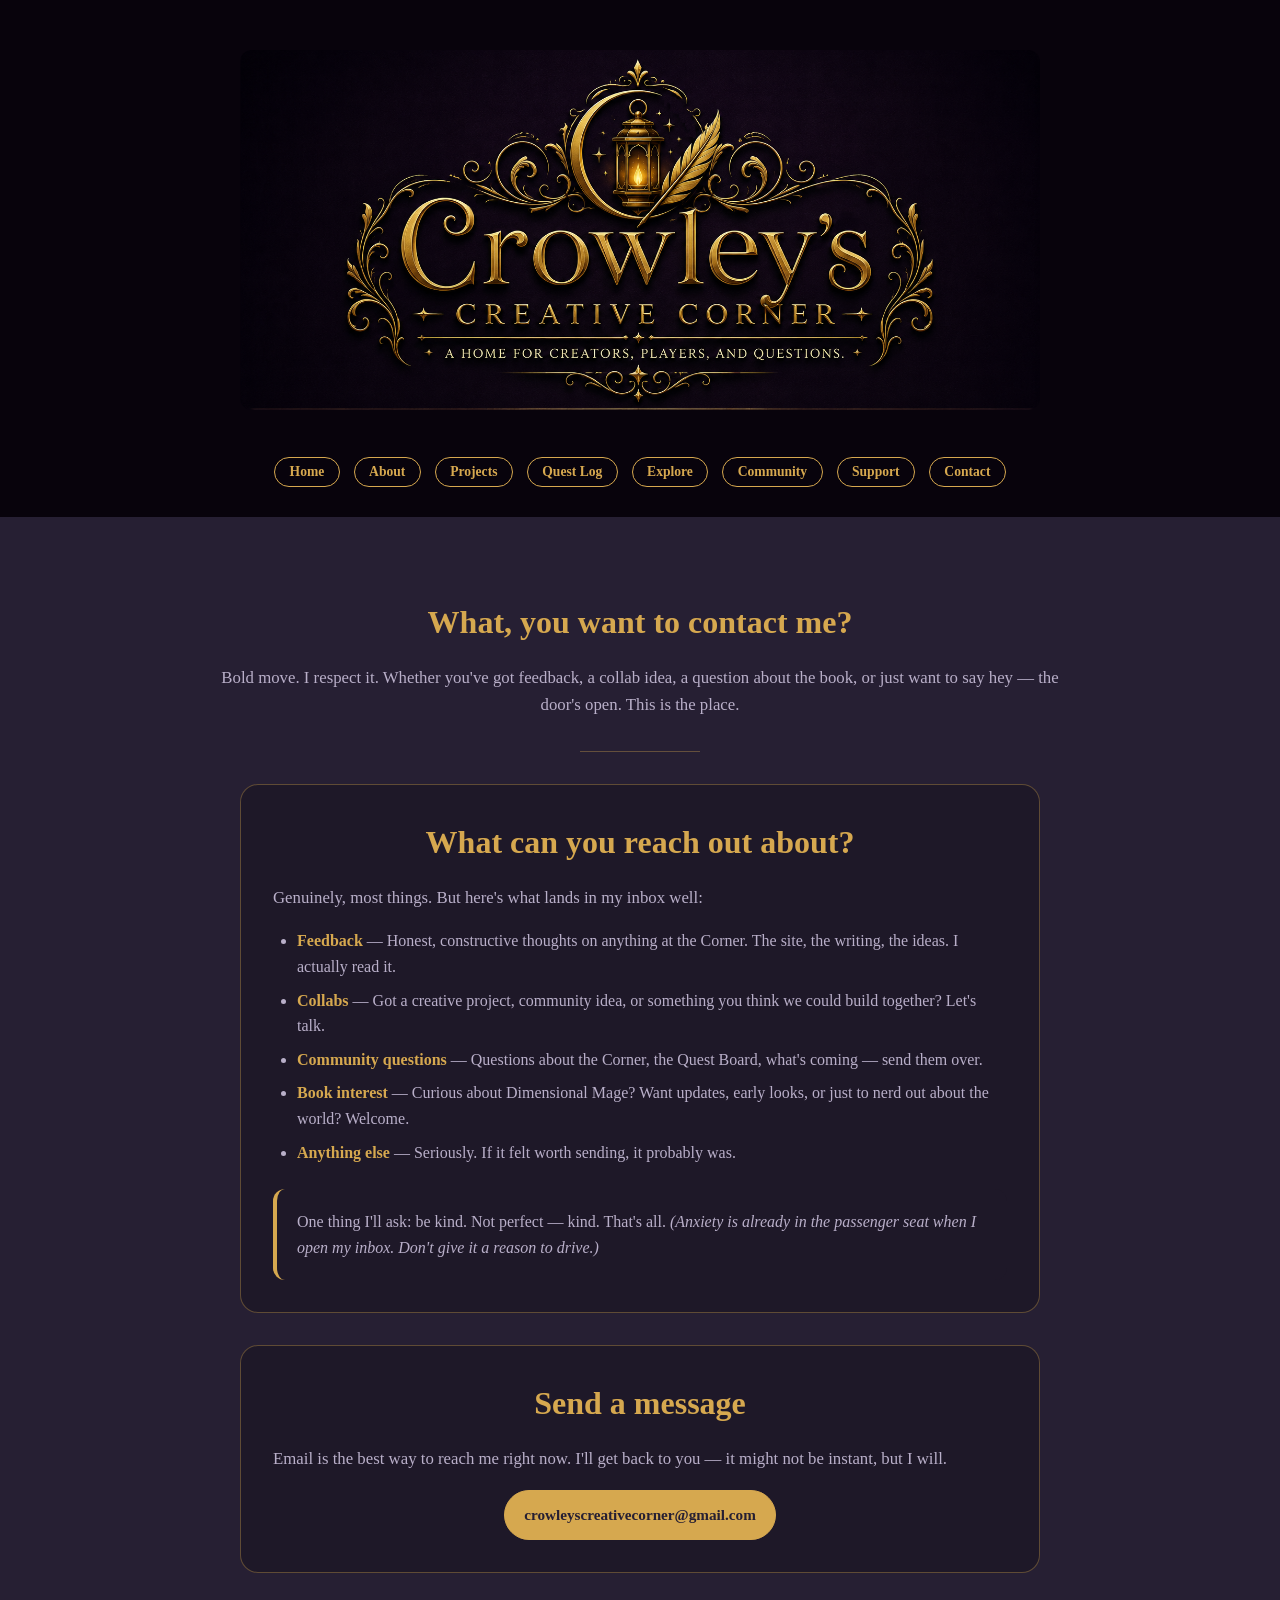
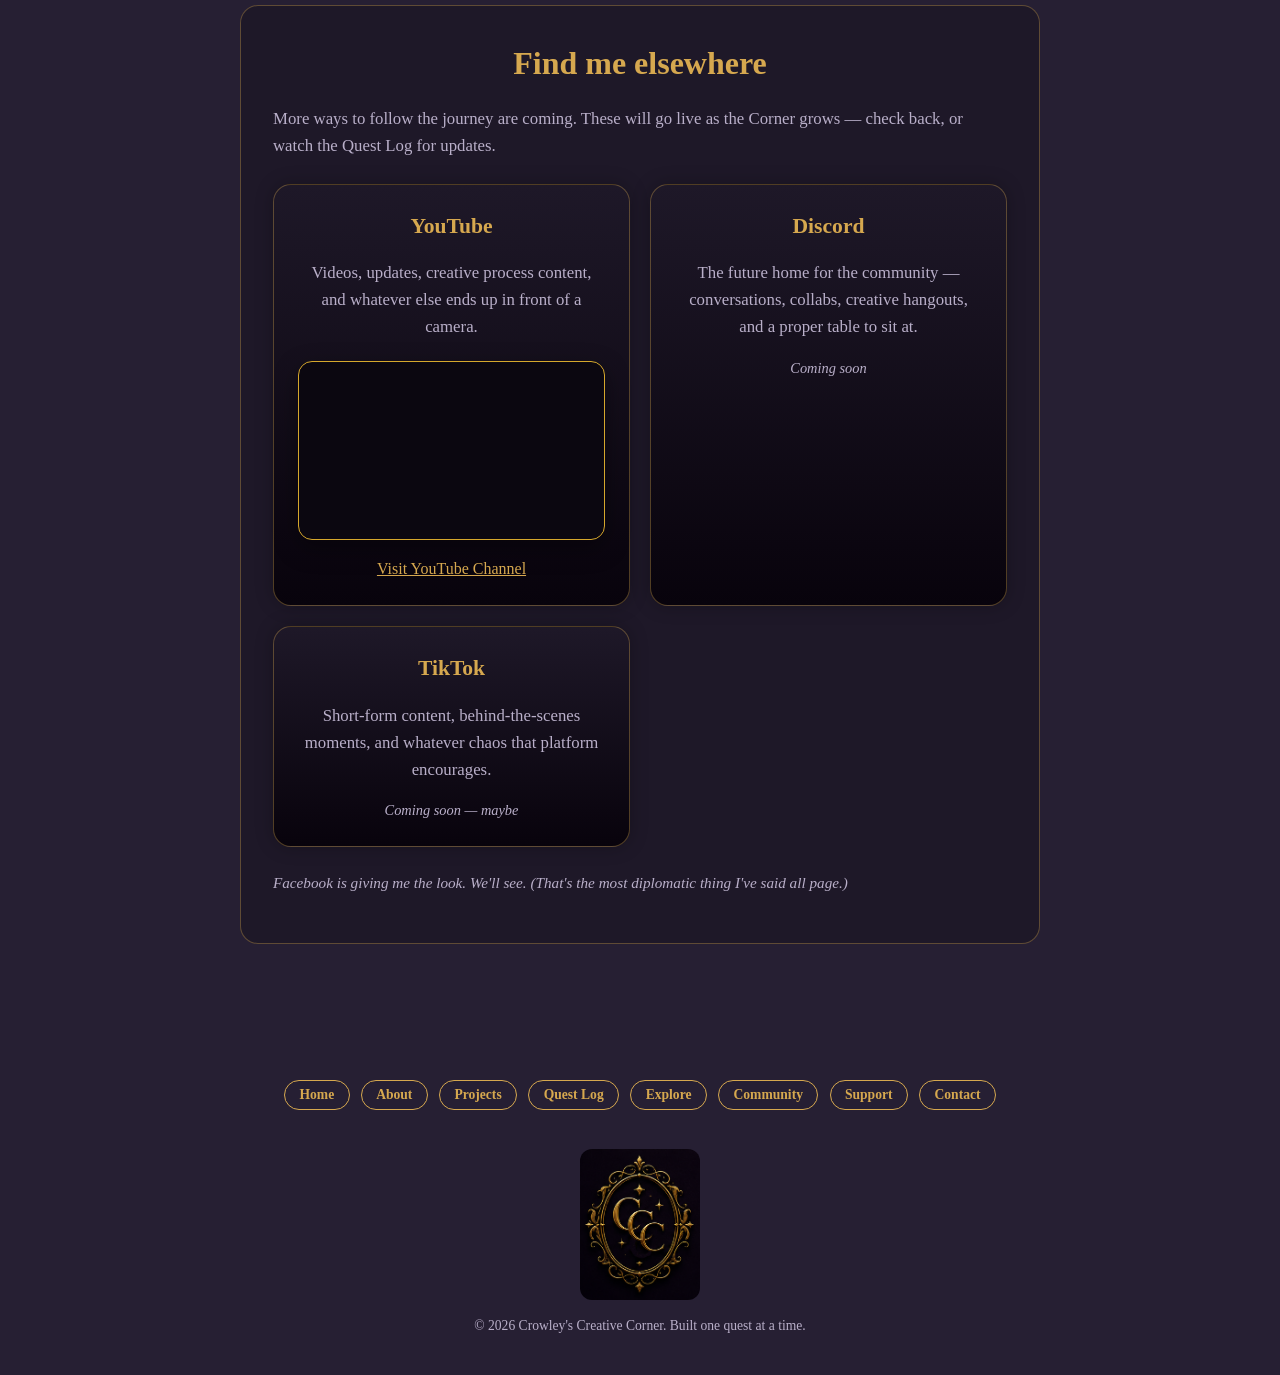
<file: contact.html>
<!DOCTYPE html>
<html lang="en">
<head>
  <meta charset="UTF-8" />
  <meta name="viewport" content="width=device-width, initial-scale=1.0" />
  <title>Contact | Crowley's Creative Corner</title>
  <link rel="stylesheet" href="style.css" />
</head>
<body>
 
  <header class="site-header">
    <div class="top-image">
      <img src="images/Banner for top of the website.png" alt="Crowley's Creative Corner" />
    </div>
    <nav class="main-nav">
      <a href="index.html">Home</a>
      <a href="about.html">About</a>
      <a href="projects.html">Projects</a>
      <a href="quest-log.html">Quest Log</a>
      <a href="explore.html">Explore</a>
      <a href="community-building.html">Community</a>
      <a href="support.html">Support</a>
      <a href="contact.html">Contact</a>
    </nav>
  </header>
 
  <main>
    <section class="page-section">
 
      <h2>What, you want to contact me?</h2>
      <p style="text-align:center; margin-bottom: 2rem;">Bold move. I respect it. Whether you've got feedback, a collab idea, a question about the book, or just want to say hey — the door's open. This is the place.</p>
 
      <div class="divider"></div>
 
      <!-- WHAT TO REACH OUT ABOUT -->
      <div class="content-box" style="margin-bottom: 2rem;">
        <h2>What can you reach out about?</h2>
        <p>Genuinely, most things. But here's what lands in my inbox well:</p>
 
        <ul style="margin-top: 1rem;">
          <li><strong style="color: var(--gold);">Feedback</strong> — Honest, constructive thoughts on anything at the Corner. The site, the writing, the ideas. I actually read it.</li>
          <li><strong style="color: var(--gold);">Collabs</strong> — Got a creative project, community idea, or something you think we could build together? Let's talk.</li>
          <li><strong style="color: var(--gold);">Community questions</strong> — Questions about the Corner, the Quest Board, what's coming — send them over.</li>
          <li><strong style="color: var(--gold);">Book interest</strong> — Curious about Dimensional Mage? Want updates, early looks, or just to nerd out about the world? Welcome.</li>
          <li><strong style="color: var(--gold);">Anything else</strong> — Seriously. If it felt worth sending, it probably was.</li>
        </ul>
 
        <div class="support-note" style="margin-top: 1.5rem;">
          One thing I'll ask: be kind. Not perfect — kind. That's all. <em>(Anxiety is already in the passenger seat when I open my inbox. Don't give it a reason to drive.)</em>
        </div>
      </div>
 
      <!-- EMAIL -->
      <div class="content-box" style="margin-bottom: 2rem;">
        <h2>Send a message</h2>
        <p>Email is the best way to reach me right now. I'll get back to you — it might not be instant, but I will.</p>
        <div class="button-row" style="margin-top: 1rem;">
          <a href="mailto:crowleyscreativecorner@gmail.com" class="button">crowleyscreativecorner@gmail.com</a>
        </div>
      </div>
 
      <!-- SOCIALS -->
      <div class="content-box">
        <h2>Find me elsewhere</h2>
        <p>More ways to follow the journey are coming. These will go live as the Corner grows — check back, or watch the Quest Log for updates.</p>
 
        <div class="card-grid" style="margin-top: 1.5rem;">
 
          <div class="card" style="text-align:center;">
    <h3>YouTube</h3>

    <p>
        Videos, updates, creative process content,
        and whatever else ends up in front of a camera.
    </p>

    <div class="youtube-channel-embed" style="margin-top: 1.25rem;">
        <iframe
            src="https://www.youtube.com/embed/videoseries?list=UU1KIP1SQ-J1MRmscQrXApDg"
            title="Crowley's Creative Corner YouTube Channel"
            frameborder="0"
            allow="accelerometer; autoplay; clipboard-write; encrypted-media; gyroscope; picture-in-picture; web-share"
            referrerpolicy="strict-origin-when-cross-origin"
            allowfullscreen>
        </iframe>
    </div>

    <a
        href="https://www.youtube.com/channel/UC1KIP1SQ-J1MRmscQrXApDg"
        target="_blank"
        rel="noopener noreferrer"
        class="btn"
        style="margin-top: 1rem; display:inline-block;"
    >
        Visit YouTube Channel
    </a>
</div>
 
          <div class="card" style="text-align:center;">
            <h3>Discord</h3>
            <p>The future home for the community — conversations, collabs, creative hangouts, and a proper table to sit at.</p>
            <p style="margin-top: 1rem; font-style: italic; font-size: 0.9rem;">Coming soon</p>
          </div>
 
          <div class="card" style="text-align:center;">
            <h3>TikTok</h3>
            <p>Short-form content, behind-the-scenes moments, and whatever chaos that platform encourages.</p>
            <p style="margin-top: 1rem; font-style: italic; font-size: 0.9rem;">Coming soon — maybe</p>
          </div>
 
        </div>
 
        <p style="margin-top: 1.5rem; font-style: italic; font-size: 0.95rem;">Facebook is giving me the look. We'll see. <em>(That's the most diplomatic thing I've said all page.)</em></p>
      </div>
 
    </section>
  </main>
 
  <footer>
    <nav class="footer-links">
      <a href="index.html">Home</a>
      <a href="about.html">About</a>
      <a href="projects.html">Projects</a>
      <a href="quest-log.html">Quest Log</a>
      <a href="explore.html">Explore</a>
      <a href="community-building.html">Community</a>
      <a href="support.html">Support</a>
      <a href="contact.html">Contact</a>
    </nav>
    <img src="images/Small Circle CCC.png" alt="Crowley's Creative Corner logo" class="footer-logo" />
    <p style="text-align:center; color: var(--muted-text); font-size: 0.85rem; padding-bottom: 1.5rem;">© 2026 Crowley's Creative Corner. Built one quest at a time.</p>
  </footer>
 
</body>
</html>
</file>
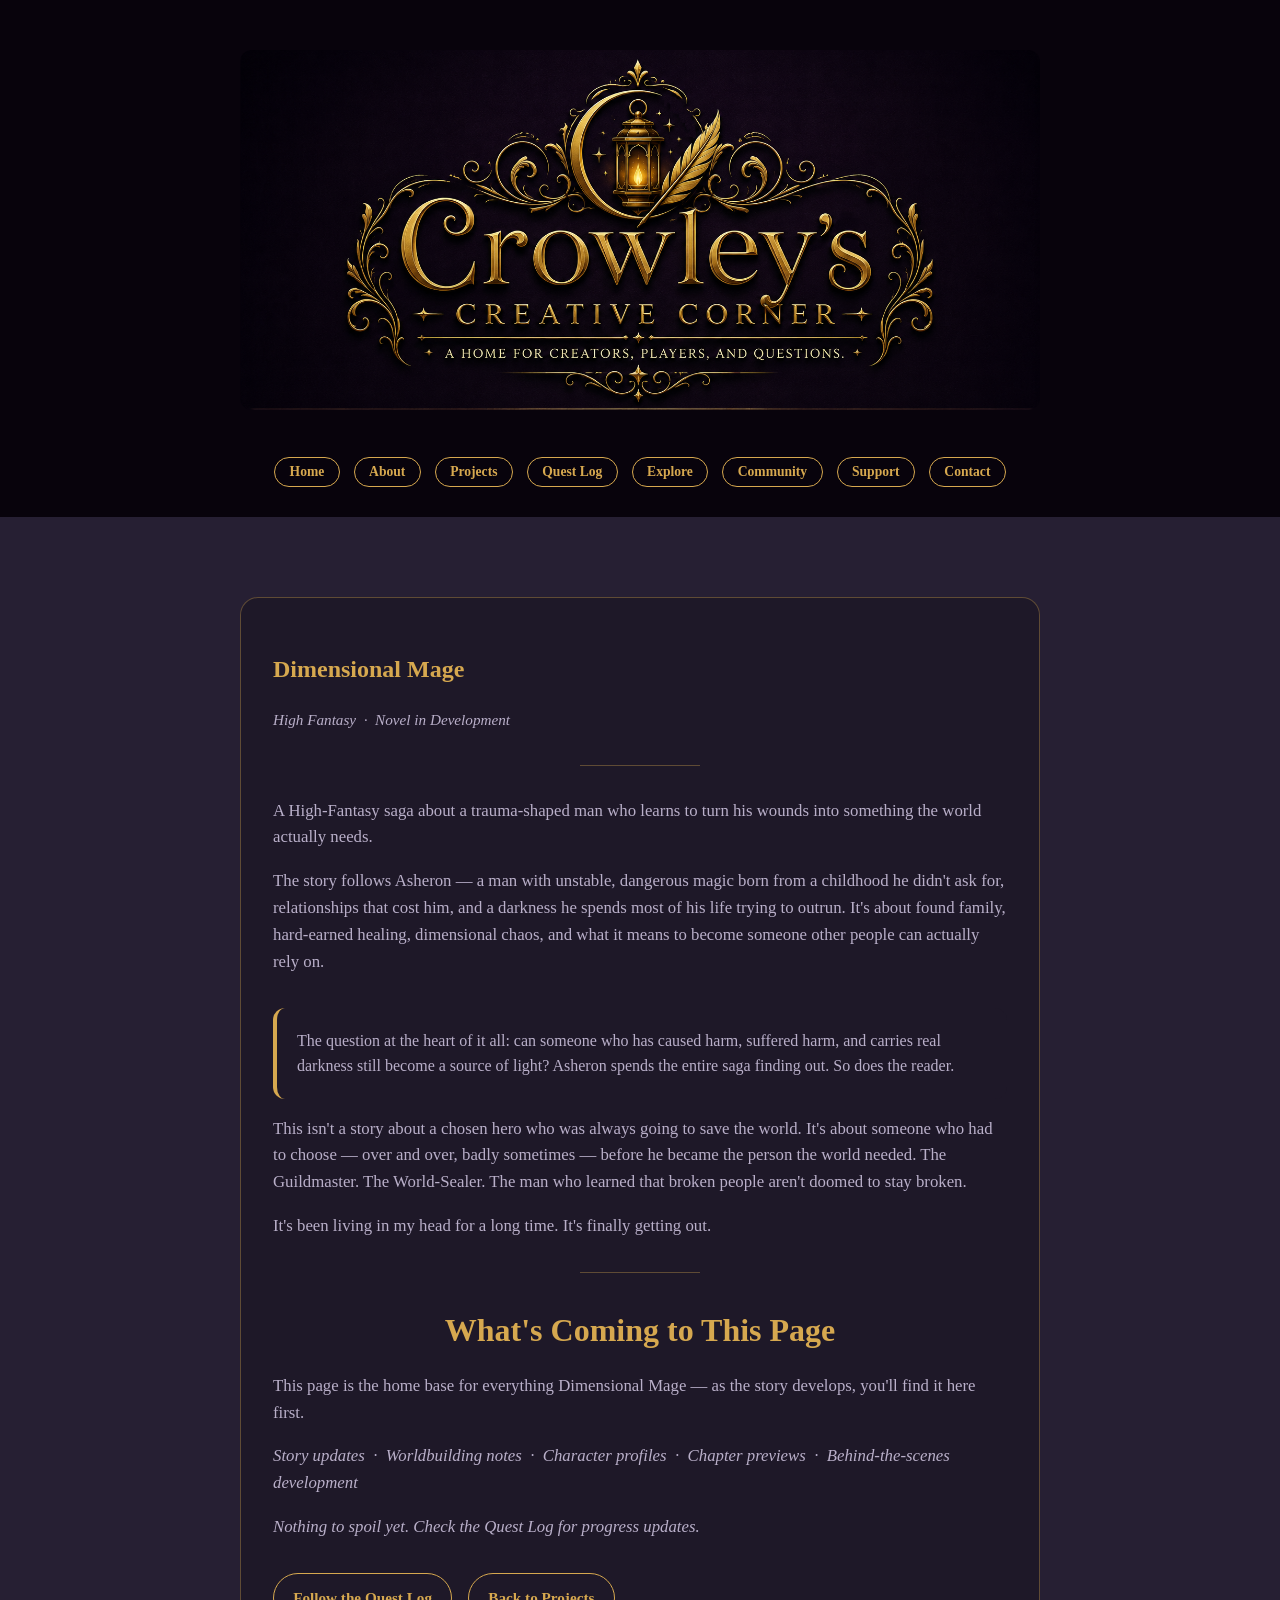
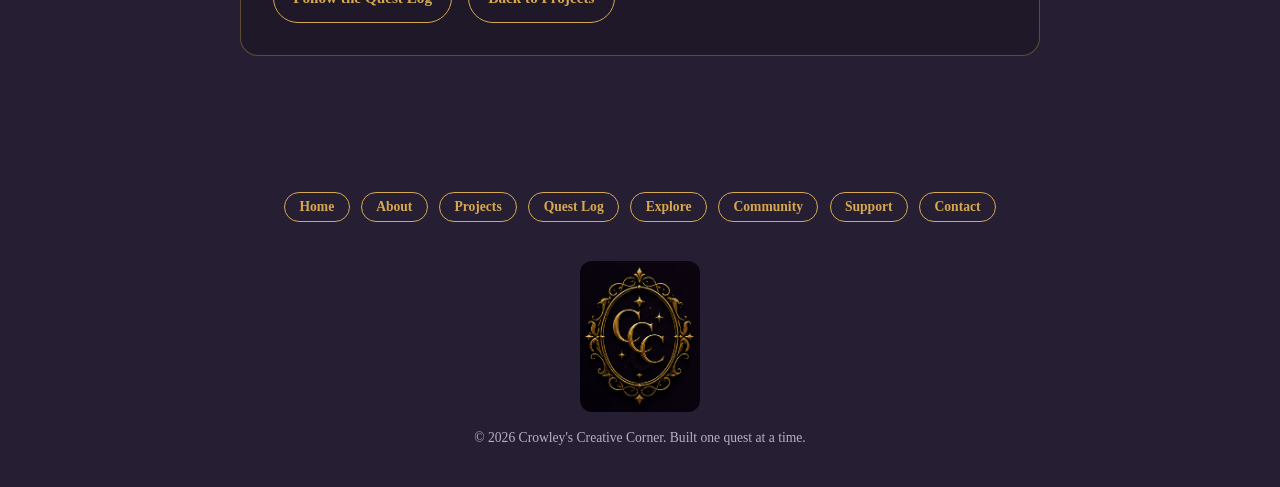
<file: dimensional-mage.html>
<!DOCTYPE html>
<html lang="en">
<head>
  <meta charset="UTF-8" />
  <meta name="viewport" content="width=device-width, initial-scale=1.0" />
  <title>Dimensional Mage | Crowley's Creative Corner</title>
  <link rel="stylesheet" href="style.css" />
</head>
<body>
 
  <header class="site-header">
    <div class="top-image">
      <img src="images/Banner for top of the website.png" alt="Crowley's Creative Corner" />
    </div>
    <nav class="main-nav">
      <a href="index.html">Home</a>
      <a href="about.html">About</a>
      <a href="projects.html">Projects</a>
      <a href="quest-log.html">Quest Log</a>
      <a href="explore.html">Explore</a>
      <a href="community-building.html">Community</a>
      <a href="support.html">Support</a>
      <a href="contact.html">Contact</a>
    </nav>
  </header>
 
  <main>
    <section class="page-section">
 
      <div class="content-box">
 
        <h1>Dimensional Mage</h1>
        <p style="font-style:italic; font-size:0.95rem;">High Fantasy &nbsp;·&nbsp; Novel in Development</p>
 
        <div class="divider"></div>
 
        <p>A High-Fantasy saga about a trauma-shaped man who learns to turn his wounds into something the world actually needs.</p>
 
        <p>The story follows Asheron — a man with unstable, dangerous magic born from a childhood he didn't ask for, relationships that cost him, and a darkness he spends most of his life trying to outrun. It's about found family, hard-earned healing, dimensional chaos, and what it means to become someone other people can actually rely on.</p>
 
        <div class="support-note">
          The question at the heart of it all: can someone who has caused harm, suffered harm, and carries real darkness still become a source of light? Asheron spends the entire saga finding out. So does the reader.
        </div>
 
        <p>This isn't a story about a chosen hero who was always going to save the world. It's about someone who had to choose — over and over, badly sometimes — before he became the person the world needed. The Guildmaster. The World-Sealer. The man who learned that broken people aren't doomed to stay broken.</p>
 
        <p>It's been living in my head for a long time. It's finally getting out.</p>
 
        <div class="divider"></div>
 
        <h2>What's Coming to This Page</h2>
        <p>This page is the home base for everything Dimensional Mage — as the story develops, you'll find it here first.</p>
 
        <p style="font-style:italic;">Story updates &nbsp;·&nbsp; Worldbuilding notes &nbsp;·&nbsp; Character profiles &nbsp;·&nbsp; Chapter previews &nbsp;·&nbsp; Behind-the-scenes development</p>
 
        <p style="font-style:italic;">Nothing to spoil yet. Check the Quest Log for progress updates.</p>
 
        <div class="button-row" style="justify-content: flex-start;">
          <a href="quest-log.html" class="button secondary">Follow the Quest Log</a>
          <a href="projects.html" class="button secondary">Back to Projects</a>
        </div>
 
      </div>
 
    </section>
  </main>
 
  <footer>
    <nav class="footer-links">
      <a href="index.html">Home</a>
      <a href="about.html">About</a>
      <a href="projects.html">Projects</a>
      <a href="quest-log.html">Quest Log</a>
      <a href="explore.html">Explore</a>
      <a href="community-building.html">Community</a>
      <a href="support.html">Support</a>
      <a href="contact.html">Contact</a>
    </nav>
    <img src="images/Small Circle CCC.png" alt="Crowley's Creative Corner logo" class="footer-logo" />
    <p style="text-align:center; color: var(--muted-text); font-size: 0.85rem; padding-bottom: 1.5rem;">© 2026 Crowley's Creative Corner. Built one quest at a time.</p>
  </footer>
 
</body>
</html>
</file>
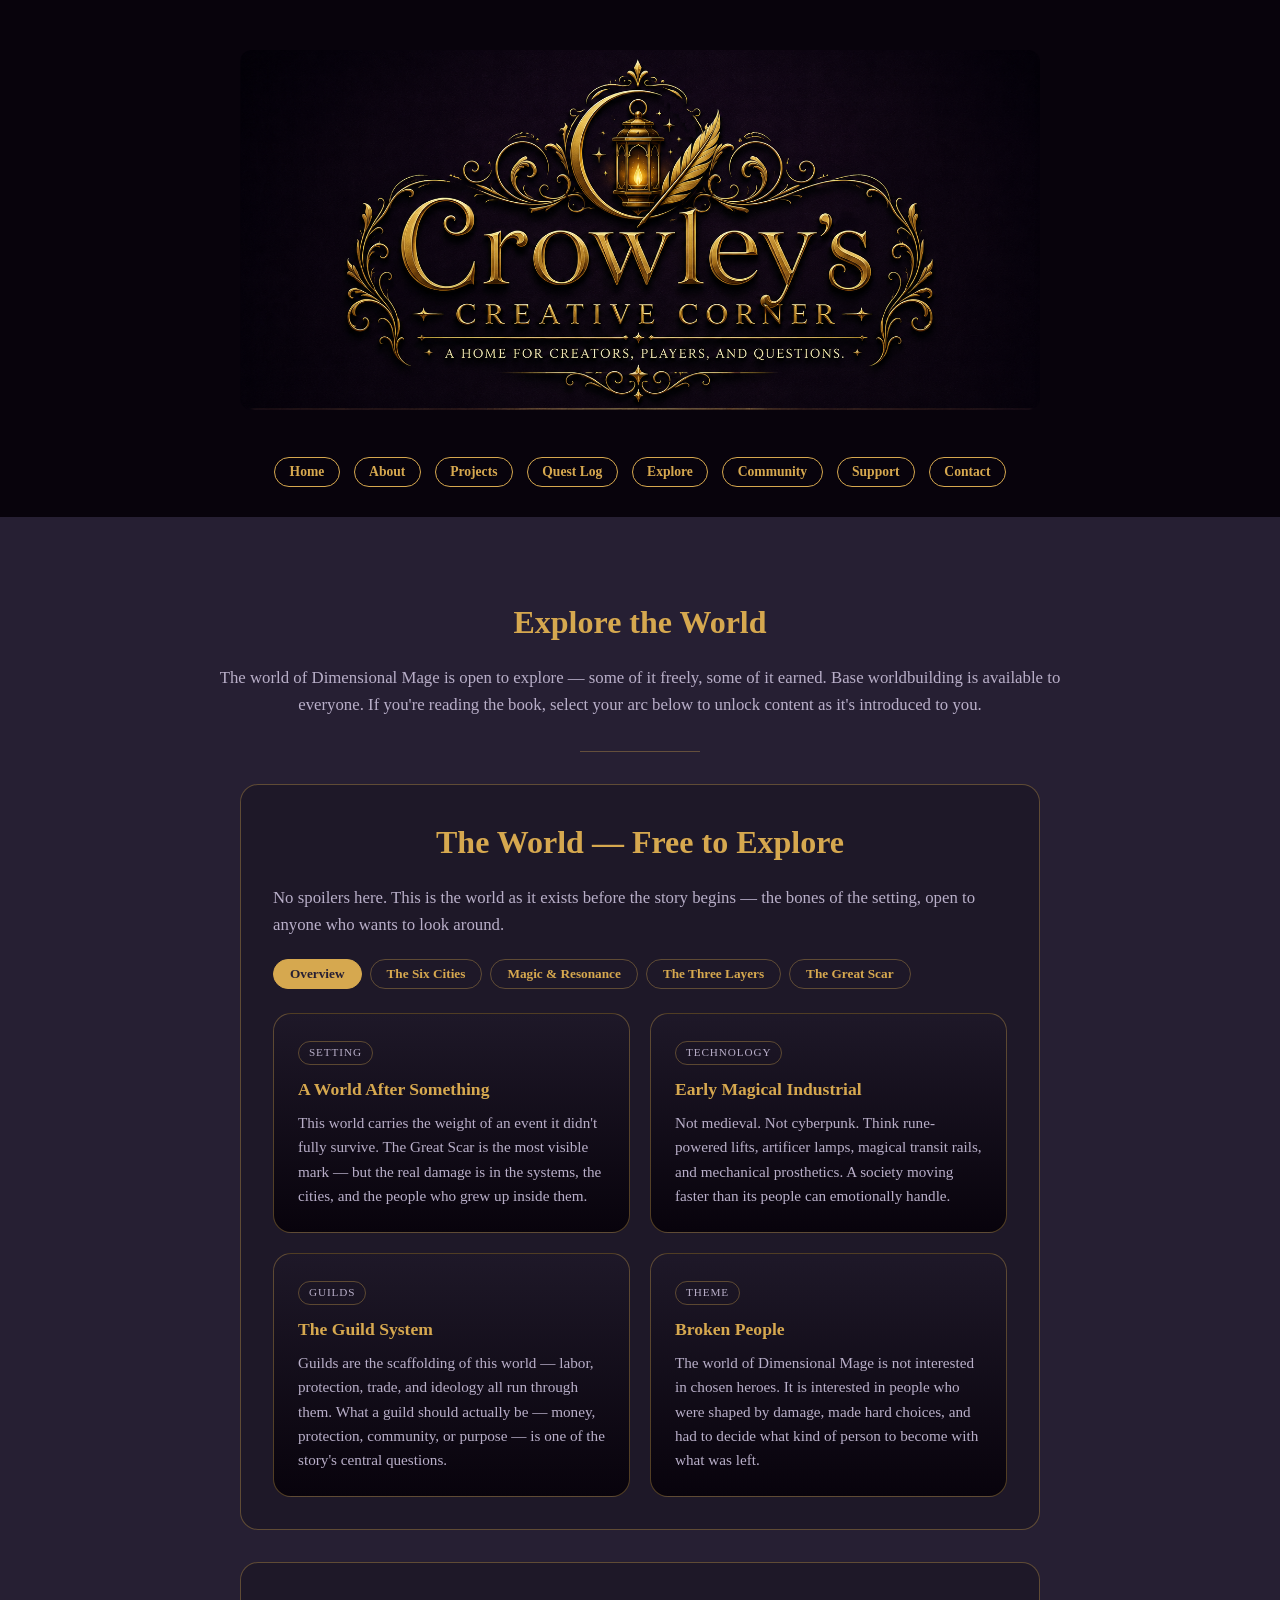
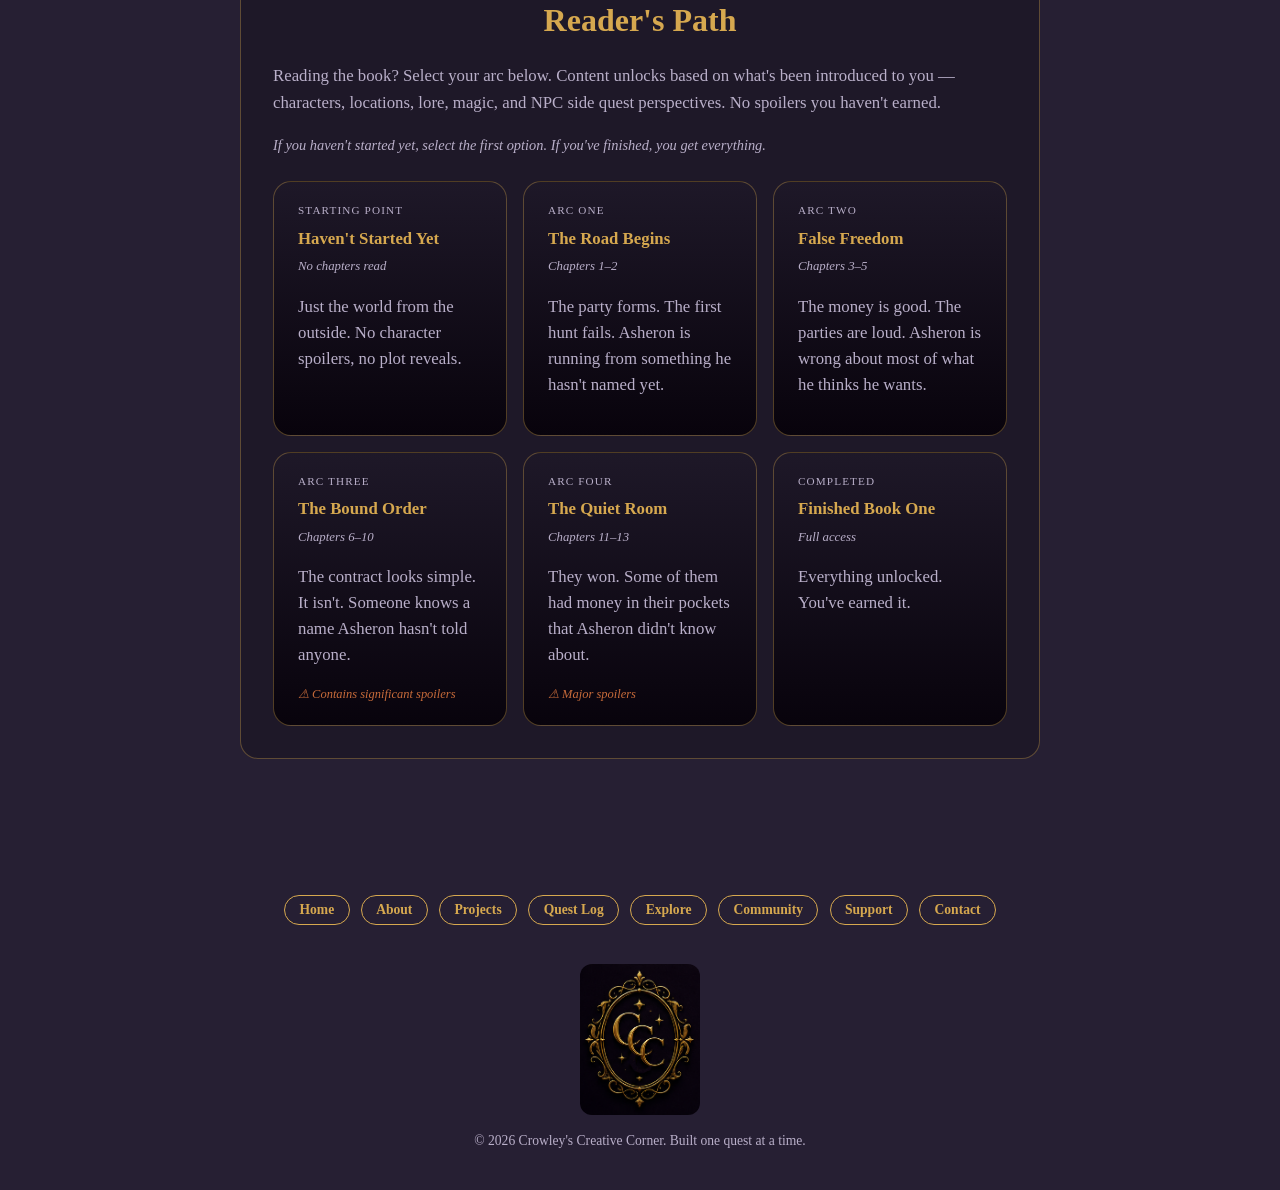
<file: explore.html>
<!DOCTYPE html>
<html lang="en">
<head>
  <meta charset="UTF-8" />
  <meta name="viewport" content="width=device-width, initial-scale=1.0" />
  <title>Explore the World | Crowley's Creative Corner</title>
  <link rel="stylesheet" href="style.css" />
  <style>
    /* --- World Cards (free section) --- */
    .world-grid {
      display: grid;
      grid-template-columns: repeat(auto-fit, minmax(240px, 1fr));
      gap: 1.25rem;
      margin-top: 1.5rem;
    }
 
    .world-card {
      background: linear-gradient(180deg, var(--bg-card) 0%, var(--bg-card-soft) 100%);
      border: 1px solid var(--border-gold);
      border-radius: 18px;
      padding: 1.5rem;
      transition: border-color 0.2s, box-shadow 0.2s;
    }
 
    .world-card:hover {
      border-color: var(--gold);
      box-shadow: 0 0 14px var(--shadow-gold);
    }
 
    .world-card h3 {
      color: var(--gold);
      margin: 0 0 0.5rem;
      font-size: 1.1rem;
    }
 
    .world-card p {
      color: var(--muted-text);
      font-size: 0.95rem;
      margin: 0;
      line-height: 1.6;
    }
 
    .world-card .card-tag {
      display: inline-block;
      font-size: 0.7rem;
      letter-spacing: 0.08em;
      text-transform: uppercase;
      color: var(--muted-text);
      border: 1px solid var(--border-gold);
      border-radius: 999px;
      padding: 2px 10px;
      margin-bottom: 0.6rem;
    }
 
    /* --- Arc Selector --- */
    .arc-grid {
      display: grid;
      grid-template-columns: repeat(auto-fit, minmax(220px, 1fr));
      gap: 1rem;
      margin-top: 1.5rem;
    }
 
    .arc-card {
      background: linear-gradient(180deg, var(--bg-card) 0%, var(--bg-card-soft) 100%);
      border: 1px solid var(--border-gold);
      border-radius: 18px;
      padding: 1.25rem 1.5rem;
      cursor: pointer;
      transition: border-color 0.2s, box-shadow 0.2s;
    }
 
    .arc-card:hover {
      border-color: var(--gold);
      box-shadow: 0 0 14px var(--shadow-gold);
    }
 
    .arc-card.selected {
      border-color: var(--gold);
      box-shadow: 0 0 22px var(--shadow-gold);
    }
 
    .arc-label {
      font-size: 0.7rem;
      letter-spacing: 0.1em;
      text-transform: uppercase;
      color: var(--muted-text);
      margin-bottom: 0.35rem;
    }
 
    .arc-title {
      color: var(--gold);
      font-size: 1.05rem;
      font-weight: bold;
      margin-bottom: 0.25rem;
    }
 
    .arc-chapters {
      font-size: 0.8rem;
      color: var(--muted-text);
      font-style: italic;
      margin-bottom: 0.6rem;
    }
 
    .arc-desc {
      color: var(--parchment);
      font-size: 0.9rem;
      line-height: 1.55;
    }
 
    .arc-lock {
      font-size: 0.78rem;
      color: var(--ember);
      margin-top: 0.6rem;
      font-style: italic;
    }
 
    /* --- Content Panel --- */
    #content-panel {
      display: none;
      margin-top: 2rem;
    }
 
    #content-panel.visible {
      display: block;
    }
 
    .panel-title {
      color: var(--gold);
      font-size: 1.4rem;
      font-weight: bold;
      margin-bottom: 0.2rem;
    }
 
    .panel-subtitle {
      color: var(--muted-text);
      font-style: italic;
      font-size: 0.9rem;
      margin-bottom: 1.25rem;
    }
 
    .spoiler-warning {
      background: rgba(199, 107, 58, 0.1);
      border: 1px solid var(--ember);
      border-radius: 12px;
      padding: 0.85rem 1.25rem;
      margin-bottom: 1.25rem;
      color: var(--ember);
      font-size: 0.88rem;
      font-style: italic;
    }
 
    .content-tabs {
      display: flex;
      flex-wrap: wrap;
      gap: 0.5rem;
      margin-bottom: 1.5rem;
    }
 
    .tab-btn {
      font-family: Georgia, serif;
      font-size: 0.83rem;
      color: var(--gold);
      background: transparent;
      border: 1px solid var(--border-gold);
      border-radius: 999px;
      padding: 0.4rem 1rem;
      cursor: pointer;
      transition: 0.2s;
    }
 
    .tab-btn:hover, .tab-btn.active {
      background: var(--gold);
      color: var(--bg-main);
      border-color: var(--gold);
    }
 
    .content-item {
      background: linear-gradient(180deg, var(--bg-card) 0%, var(--bg-card-soft) 100%);
      border: 1px solid var(--border-gold);
      border-radius: 14px;
      padding: 1.1rem 1.4rem;
      margin-bottom: 0.9rem;
    }
 
    .content-item h3 {
      color: var(--gold);
      margin: 0 0 0.4rem;
      font-size: 1.05rem;
    }
 
    .content-item p {
      color: var(--muted-text);
      font-size: 0.93rem;
      margin: 0;
      line-height: 1.6;
    }
 
    .content-item .intro-tag {
      display: inline-block;
      font-size: 0.68rem;
      letter-spacing: 0.07em;
      text-transform: uppercase;
      color: var(--teal);
      border: 1px solid var(--teal);
      border-radius: 999px;
      padding: 2px 9px;
      margin-left: 0.4rem;
      vertical-align: middle;
    }
 
    .coming-soon-tag {
      display: inline-block;
      font-size: 0.68rem;
      letter-spacing: 0.07em;
      text-transform: uppercase;
      color: var(--ember);
      border: 1px solid var(--ember);
      border-radius: 999px;
      padding: 2px 9px;
      margin-left: 0.4rem;
      vertical-align: middle;
    }
 
    .locked-item {
      background: linear-gradient(180deg, var(--bg-card) 0%, var(--bg-card-soft) 100%);
      border: 1px dashed var(--border-gold);
      border-radius: 14px;
      padding: 1rem 1.4rem;
      margin-bottom: 0.9rem;
      opacity: 0.5;
    }
 
    .locked-item h3 {
      color: var(--muted-text);
      margin: 0 0 0.3rem;
      font-size: 1rem;
    }
 
    .locked-item p {
      color: var(--muted-text);
      font-size: 0.88rem;
      font-style: italic;
      margin: 0;
    }
 
    @media (max-width: 600px) {
      .arc-grid, .world-grid { grid-template-columns: 1fr; }
    }
  </style>
</head>
<body>
 
  <header class="site-header">
    <div class="top-image">
      <img src="images/Banner for top of the website.png" alt="Crowley's Creative Corner" />
    </div>
    <nav class="main-nav">
      <a href="index.html">Home</a>
      <a href="about.html">About</a>
        <a href="projects.html">Projects</a>
        <a href="quest-log.html">Quest Log</a>
        <a href="explore.html" aria-current="page">Explore</a>
        <a href="community-building.html">Community</a>
        <a href="support.html">Support</a>
      <a href="contact.html">Contact</a>
    </nav>
  </header>
 
  <main>
    <section class="page-section">
 
      <h2>Explore the World</h2>
      <p style="text-align:center; margin-bottom: 2rem;">The world of Dimensional Mage is open to explore — some of it freely, some of it earned. Base worldbuilding is available to everyone. If you're reading the book, select your arc below to unlock content as it's introduced to you.</p>
 
      <div class="divider"></div>
 
      <!-- ==============================
           FREE WORLDBUILDING SECTION
           ============================== -->
      <div class="content-box" style="margin-bottom: 2rem;">
        <h2>The World — Free to Explore</h2>
        <p>No spoilers here. This is the world as it exists before the story begins — the bones of the setting, open to anyone who wants to look around.</p>
 
        <!-- TABS: free worldbuilding -->
        <div class="content-tabs" style="margin-top: 1.25rem;">
          <button class="tab-btn active" onclick="switchFreeTab('overview', this)">Overview</button>
          <button class="tab-btn" onclick="switchFreeTab('cities', this)">The Six Cities</button>
          <button class="tab-btn" onclick="switchFreeTab('magic', this)">Magic & Resonance</button>
          <button class="tab-btn" onclick="switchFreeTab('layers', this)">The Three Layers</button>
          <button class="tab-btn" onclick="switchFreeTab('scar', this)">The Great Scar</button>
        </div>
 
        <div id="free-tab-contents">
 
          <!-- OVERVIEW -->
          <div id="free-overview" class="free-tab active">
            <div class="world-grid">
              <div class="world-card">
                <span class="card-tag">Setting</span>
                <h3>A World After Something</h3>
                <p>This world carries the weight of an event it didn't fully survive. The Great Scar is the most visible mark — but the real damage is in the systems, the cities, and the people who grew up inside them.</p>
              </div>
              <div class="world-card">
                <span class="card-tag">Technology</span>
                <h3>Early Magical Industrial</h3>
                <p>Not medieval. Not cyberpunk. Think rune-powered lifts, artificer lamps, magical transit rails, and mechanical prosthetics. A society moving faster than its people can emotionally handle.</p>
              </div>
              <div class="world-card">
                <span class="card-tag">Guilds</span>
                <h3>The Guild System</h3>
                <p>Guilds are the scaffolding of this world — labor, protection, trade, and ideology all run through them. What a guild should actually be — money, protection, community, or purpose — is one of the story's central questions.</p>
              </div>
              <div class="world-card">
                <span class="card-tag">Theme</span>
                <h3>Broken People</h3>
                <p>The world of Dimensional Mage is not interested in chosen heroes. It is interested in people who were shaped by damage, made hard choices, and had to decide what kind of person to become with what was left.</p>
              </div>
            </div>
          </div>
 
          <!-- SIX CITIES -->
          <div id="free-cities" class="free-tab" style="display:none;">
            <div class="world-grid">
              <div class="world-card">
                <span class="card-tag">City 1</span>
                <h3>The Village</h3>
                <p>Connection. Roots. The place people come from and can't fully leave behind, even when they try. Small, stable, and important in ways that don't show up on maps.</p>
              </div>
              <div class="world-card">
                <span class="card-tag">City 2</span>
                <h3>Small Valley City</h3>
                <p>Survival. The city that wants stability above everything else. Structured, careful, and sitting on tensions it would rather not look at directly.</p>
              </div>
              <div class="world-card">
                <span class="card-tag">City 3</span>
                <h3>Far-Side Town</h3>
                <p>A crossroads town that moves fast and asks few questions. Work flows through here from multiple directions — some honest, most complicated. The Upper City hides its corruption behind paperwork. Far-Side Town hides it behind tavern doors.</p>
              </div>
              <div class="world-card">
                <span class="card-tag">City 4</span>
                <h3>The Upper City</h3>
                <p>Ambition. A society evolving faster than its people can emotionally handle. Rune-powered infrastructure, guild politics, and a surface shine that sits on top of systems actively failing people at the bottom.</p>
              </div>
              <div class="world-card">
                <span class="card-tag">City 5</span>
                <h3>Ocean City</h3>
                <p>Movement and trade. Sea monster harvesting, shipwright guilds, and a hidden underside beneath the docks where smugglers and secrets share the same waterlogged spaces.</p>
              </div>
              <div class="world-card">
                <span class="card-tag">City 6</span>
                <h3>The Lower City</h3>
                <p>Below the shine of the Upper City. Where people actually live when the lifts don't reach them. Relevant to more of this story than most characters want to admit.</p>
              </div>
            </div>
          </div>
 
          <!-- MAGIC -->
          <div id="free-magic" class="free-tab" style="display:none;">
            <div class="world-grid">
              <div class="world-card">
                <span class="card-tag">Foundation</span>
                <h3>What Is Resonance?</h3>
                <p>Magic in this world is tied to resonance — the emotional, physical, and dimensional frequency a person carries. It responds to the user's internal state. A calm mage casts differently than a frightened one.</p>
              </div>
              <div class="world-card">
                <span class="card-tag">Instability</span>
                <h3>When It Goes Wrong</h3>
                <p>Resonance that isn't understood or controlled reflects what the user suppresses. For most mages, this is manageable. For some, it becomes a liability — or a weapon they didn't choose to carry.</p>
              </div>
              <div class="world-card">
                <span class="card-tag">Nodes</span>
                <h3>Resonance Nodes</h3>
                <p>Places where resonance has pooled and concentrated over time — sometimes naturally, sometimes by design. Nodes affect everyone nearby, but especially those with unstable or powerful resonance of their own.</p>
              </div>
              <div class="world-card">
                <span class="card-tag">The Unknown</span>
                <h3>The Dimensional Layer</h3>
                <p>Beyond resonance, there are dimensions — layers of reality that sit adjacent to this one. The Great Scar is connected to this. So is the kind of magic that doesn't have clean edges. More detail unlocks with the story.</p>
              </div>
            </div>
          </div>
 
          <!-- LAYERS -->
          <div id="free-layers" class="free-tab" style="display:none;">
            <div class="world-grid">
              <div class="world-card">
                <span class="card-tag">Top Layer</span>
                <h3>The Surface World</h3>
                <p>Where people live, trade, build, and govern. The layer most people experience as simply "the world." Its rules feel stable until something from below pushes through.</p>
              </div>
              <div class="world-card">
                <span class="card-tag">Middle Layer</span>
                <h3>The In-Between</h3>
                <p>The layer where resonance is most active — where magic practitioners work, where the guild systems intersect with deeper forces, and where information that isn't meant to be public tends to travel.</p>
              </div>
              <div class="world-card">
                <span class="card-tag">Bottom Layer</span>
                <h3>The Deep</h3>
                <p>What sits beneath everything else. Connected to the Scar. Not fully understood by anyone in the story. The things that live here are not always what they appear to be from above.</p>
              </div>
            </div>
          </div>
 
          <!-- SCAR -->
          <div id="free-scar" class="free-tab" style="display:none;">
            <div class="world-grid">
              <div class="world-card">
                <span class="card-tag">The Event</span>
                <h3>What Happened</h3>
                <p>Something tore this world open. The Godly Joining — a convergence of forces larger than any one faction could control — left a mark that never fully closed. The Great Scar is where that mark is most visible.</p>
              </div>
              <div class="world-card">
                <span class="card-tag">The Present</span>
                <h3>Living With It</h3>
                <p>People work near the Scar. Some study it. Some profit from it. Some are changed by proximity to it in ways they don't fully understand. The world built its infrastructure around the wound instead of healing it.</p>
              </div>
              <div class="world-card">
                <span class="card-tag">Symbolism</span>
                <h3>What It Means</h3>
                <p>The Scar is the story's largest external mirror. It represents truth, change, trauma, and the unknown — all things the characters are also carrying in miniature inside themselves.</p>
              </div>
            </div>
          </div>
 
        </div>
      </div>
 
      <!-- ==============================
           READER ARC PATH
           ============================== -->
      <div class="content-box">
        <h2>Reader's Path</h2>
        <p>Reading the book? Select your arc below. Content unlocks based on what's been introduced to you — characters, locations, lore, magic, and NPC side quest perspectives. No spoilers you haven't earned.</p>
        <p style="margin-top: 0.75rem; font-style: italic; font-size: 0.9rem; color: var(--muted-text);">If you haven't started yet, select the first option. If you've finished, you get everything.</p>
 
        <div class="arc-grid" id="arc-selector">
 
          <div class="arc-card" onclick="selectArc(0)" id="arc-0">
            <div class="arc-label">Starting Point</div>
            <div class="arc-title">Haven't Started Yet</div>
            <div class="arc-chapters">No chapters read</div>
            <p class="arc-desc">Just the world from the outside. No character spoilers, no plot reveals.</p>
          </div>
 
          <div class="arc-card" onclick="selectArc(1)" id="arc-1">
            <div class="arc-label">Arc One</div>
            <div class="arc-title">The Road Begins</div>
            <div class="arc-chapters">Chapters 1–2</div>
            <p class="arc-desc">The party forms. The first hunt fails. Asheron is running from something he hasn't named yet.</p>
          </div>
 
          <div class="arc-card" onclick="selectArc(2)" id="arc-2">
            <div class="arc-label">Arc Two</div>
            <div class="arc-title">False Freedom</div>
            <div class="arc-chapters">Chapters 3–5</div>
            <p class="arc-desc">The money is good. The parties are loud. Asheron is wrong about most of what he thinks he wants.</p>
          </div>
 
          <div class="arc-card" onclick="selectArc(3)" id="arc-3">
            <div class="arc-label">Arc Three</div>
            <div class="arc-title">The Bound Order</div>
            <div class="arc-chapters">Chapters 6–10</div>
            <p class="arc-desc">The contract looks simple. It isn't. Someone knows a name Asheron hasn't told anyone.</p>
            <div class="arc-lock">⚠ Contains significant spoilers</div>
          </div>
 
          <div class="arc-card" onclick="selectArc(4)" id="arc-4">
            <div class="arc-label">Arc Four</div>
            <div class="arc-title">The Quiet Room</div>
            <div class="arc-chapters">Chapters 11–13</div>
            <p class="arc-desc">They won. Some of them had money in their pockets that Asheron didn't know about.</p>
            <div class="arc-lock">⚠ Major spoilers</div>
          </div>
 
          <div class="arc-card" onclick="selectArc(5)" id="arc-5">
            <div class="arc-label">Completed</div>
            <div class="arc-title">Finished Book One</div>
            <div class="arc-chapters">Full access</div>
            <p class="arc-desc">Everything unlocked. You've earned it.</p>
          </div>
 
        </div>
 
        <!-- CONTENT PANEL -->
        <div id="content-panel">
 
          <div style="margin-top: 2rem;">
            <div class="panel-title" id="panel-title"></div>
            <div class="panel-subtitle" id="panel-subtitle"></div>
          </div>
 
          <div id="spoiler-warning" class="spoiler-warning" style="display:none;">
            🔥 You've selected an arc with spoilers. Content below reveals story events, character secrets, and plot turns. Only read on if you're ready.
          </div>
 
          <div class="content-tabs" id="tab-row"></div>
          <div id="tab-contents"></div>
 
        </div>
 
      </div>
 
    </section>
  </main>
 
  <footer>
    <nav class="footer-links">
      <a href="index.html">Home</a>
      <a href="about.html">About</a>
      <a href="projects.html">Projects</a>
      <a href="quest-log.html">Quest Log</a>
      <a href="explore.html">Explore</a>
      <a href="community-building.html">Community</a>
      <a href="support.html">Support</a>
      <a href="contact.html">Contact</a>
    </nav>
    <img src="images/Small Circle CCC.png" alt="Crowley's Creative Corner logo" class="footer-logo" />
    <p style="text-align:center; color: var(--muted-text); font-size: 0.85rem; padding-bottom: 1.5rem;">© 2026 Crowley's Creative Corner. Built one quest at a time.</p>
  </footer>
 
  <script>
    // Free worldbuilding tab switcher
    function switchFreeTab(name, btn) {
      document.querySelectorAll('.free-tab').forEach(t => t.style.display = 'none');
      document.querySelectorAll('.tab-btn').forEach(b => b.classList.remove('active'));
      document.getElementById('free-' + name).style.display = 'block';
      btn.classList.add('active');
    }
 
    // Arc data — what unlocks at each tier
    const arcs = [
      {
        title: "Haven't Started Yet",
        subtitle: "The world from the outside — no character spoilers, no plot reveals.",
        spoiler: false,
        tabs: ["Characters", "Locations", "Magic", "Dev Notes"],
        content: {
          "Characters": [
            { name: "Asheron Gerik", desc: "The main character. A man with unstable magic and a past he doesn't talk about. Funny, sharp, and carrying more than he lets on. That's all you get for now.", tag: null },
            { name: "The Party", desc: "A group of hunters who didn't plan to become a team. They're still figuring that out.", tag: null }
          ],
          "Locations": [
            { name: "The World at a Glance", desc: "Six cities, one Scar, three layers. The full breakdown is in the free worldbuilding section above — explore that first.", tag: null }
          ],
          "Magic": [
            { name: "Resonance — The Short Version", desc: "Magic responds to the person using it. Emotionally, physically, dimensionally. For some people that's a gift. For Asheron it's complicated. Start with the free Magic & Resonance tab for the foundation.", tag: null }
          ],
          "Dev Notes": [
            { name: "Where This All Started", desc: "Dimensional Mage has been building for years — in notes, character sheets, and worldbuilding files. The Quest Log tracks how it's all coming together in real time.", tag: null }
          ]
        }
      },
      {
        title: "Arc One — The Road Begins",
        subtitle: "Chapters 1–2 · Far-Side Town · Party Formation",
        spoiler: false,
        tabs: ["Characters", "Locations", "Magic", "NPC Side Quests", "Dev Notes"],
        content: {
          "Characters": [
            { name: "Asheron Gerik", desc: "Just left something he doesn't explain. Running under the name Gerik. His magic is unstable in ways that make other hunters nervous — he jokes about it instead of addressing it.", tag: "introduced" },
            { name: "Aurelia Cael", desc: "Discipline and idealism in a messy crossroads town. She assembles the party because she recognises that a good idea and a good group aren't the same thing.", tag: "introduced" },
            { name: "Bramm Halfgate", desc: "Thrives in Far-Side Town. Big, loud, opportunistic. He and Asheron have a dynamic that works — until it doesn't.", tag: "introduced" },
            { name: "Selka Morvain", desc: "Four arms. Knows this town's tricks. Not immediately trusting of anyone who doesn't.", tag: "introduced" },
            { name: "The Druid Acquaintance", desc: "Present for the failed first hunt. Knows the outer roads, monster patterns, and old trail signs.", tag: "introduced" }
          ],
          "Locations": [
            { name: "Far-Side Town", desc: "A crossroads town that moves fast and asks few questions. Work comes from multiple directions here — some honest, most complicated. This is where the story begins.", tag: "introduced" },
            { name: "Small Valley City", desc: "Appears as a convoy escort route early on. Stable, structured — already a contrast to Far-Side Town.", tag: "introduced" },
            { name: "The Other Four Cities", desc: "Not yet visited. Their base overviews are in the free worldbuilding section above.", tag: null }
          ],
          "Magic": [
            { name: "Resonance in the Field", desc: "Magic responds to emotional state. A calm mage casts differently than a frightened one. Asheron's resonance is darker than average — especially under pressure. He has strategies for hiding this.", tag: "introduced" }
          ],
          "NPC Side Quests": [
            { name: "The Druid — Between Hunts", desc: "What was their read on Asheron during that failed hunt? What do they see that the others miss?", tag: "coming-soon" },
            { name: "Far-Side Town Locals", desc: "The town has no shortage of people with small problems and useful information.", tag: "coming-soon" }
          ],
          "Dev Notes": [
            { name: "Why Start in Far-Side Town", desc: "Far-Side Town gives Asheron anonymity and motion — two things he mistakes for healing. The failed hunt forces the group together before they're ready to be a group.", tag: null }
          ]
        }
      },
      {
        title: "Arc Two — False Freedom",
        subtitle: "Chapters 3–5 · Upper City · The Bramm Era",
        spoiler: false,
        tabs: ["Characters", "Locations", "Magic", "NPC Side Quests", "Dev Notes"],
        content: {
          "Characters": [
            { name: "Asheron", desc: "The Upper City feeds his ego, his humor, his desire to belong — and his fear of failure. He is not healing here. He is moving. Those feel similar and aren't.", tag: "expanded" },
            { name: "Bramm Halfgate", desc: "In his element. Money, parties, attention, fights. The Upper City gives him scale. This version of Bramm is the most fun and the most dangerous.", tag: "expanded" },
            { name: "Selka", desc: "Testing whether these people are worth trusting. The Upper City gives her a lot of information to work with.", tag: "expanded" },
            { name: "Aurelia", desc: "Morally frustrated by the Upper City. She sees corruption dressed in clean paperwork and people treating justice like a contract detail.", tag: "expanded" }
          ],
          "Locations": [
            { name: "The Upper City", desc: "A society evolving faster than its people emotionally can handle. Rune-powered lifts, artificer lamps, magical transit rails. Exciting, freeing, overwhelming, and dangerous — sometimes all at once.", tag: "introduced" },
            { name: "The Lower City", desc: "Below the shine. Where Asheron actually comes from, even if he doesn't say so much in public.", tag: "introduced" }
          ],
          "Magic": [
            { name: "Resonance in Dense Spaces", desc: "The Upper City — crowded, loud, emotionally charged — affects how resonance behaves. Asheron's magic becomes harder to predict in dense social situations. He has workarounds. They're not always enough.", tag: "expanded" }
          ],
          "NPC Side Quests": [
            { name: "Upper City Contacts", desc: "The party picks up work contacts during this arc. Some matter more later than they appear to now.", tag: "coming-soon" }
          ],
          "Dev Notes": [
            { name: "The False Freedom Arc", desc: "This arc is Asheron mistaking motion for healing — a pattern that started in childhood and repeats here with more expensive scenery. The Upper City makes it easy to feel like things are fine.", tag: null }
          ]
        }
      },
      {
        title: "Arc Three — The Bound Order",
        subtitle: "Chapters 6–10 · The Cult Arc · Corvin",
        spoiler: true,
        tabs: ["Characters", "Locations", "Magic", "NPC Side Quests", "Dev Notes"],
        content: {
          "Characters": [
            { name: "Corvin Drail", desc: "A contractor who needed new income and found the wrong solution. Not a monster — a man who made increasingly expensive choices and then stopped being able to afford to stop.", tag: "introduced" },
            { name: "Fenric Drail", desc: "Corvin's son. Kept away from the truth of what his father does. The jail scene is the moment the relationship ends — not with a fight, but with two words and a closed door.", tag: "introduced" },
            { name: "The Political Man", desc: "Introduced Corvin to the Bound Order. Has leverage. Uses it. Name TBD in current draft.", tag: "introduced" }
          ],
          "Locations": [
            { name: "The Bound Order's Reach", desc: "Operates through outer layers of respectability and inner layers of ritual. The resonance node beneath the Upper City is their anchor — and a serious problem for Asheron.", tag: "introduced" },
            { name: "Ocean City Connections", desc: "The Bound Order has reach beyond the Upper City. Ocean City's under-dock layers connect to their supply and infrastructure.", tag: "introduced" }
          ],
          "Magic": [
            { name: "Resonance Nodes — Up Close", desc: "The cult's node creates dimensional pressure that interacts badly with Asheron's power specifically. What he experiences here is different from anything he's managed before.", tag: "expanded" },
            { name: "Dimensional Pressure", desc: "The node beneath the city is the first time Asheron encounters something that doesn't just destabilise his power — it pulls at the dimensional layer underneath it.", tag: "introduced" }
          ],
          "NPC Side Quests": [
            { name: "Bound Order Outer Members", desc: "Not everyone inside is inner circle. Some are afraid, some owe debts, some stumbled in too deep. What do they see from the outside?", tag: "coming-soon" },
            { name: "Fenric — Between Scenes", desc: "Kept busy while Corvin works. What does his life look like in those gaps?", tag: "coming-soon" }
          ],
          "Dev Notes": [
            { name: "Building Corvin", desc: "Corvin works as an antagonist because he isn't built as a villain. He's a man who crossed a line and then had to keep defending the crossing. The arc is about dismantling a system — and what it costs to look at someone familiar and keep going anyway.", tag: null }
          ]
        }
      },
      {
        title: "Arc Four — The Quiet Room",
        subtitle: "Chapters 11–13 · Post-Arc · Party Fracture",
        spoiler: true,
        tabs: ["Characters", "Locations", "Magic", "NPC Side Quests", "Dev Notes"],
        content: {
          "Characters": [
            { name: "Asheron", desc: "He told them who Corvin was. The room went quiet. He watched their faces and counted the things he didn't know about the people he trusted. That changes something.", tag: "expanded" },
            { name: "Bramm", desc: "He took money. He had reasons. He also knew what the job was. Those two things don't cancel each other out.", tag: "expanded" },
            { name: "Selka", desc: "She took information instead of gold. That choice says something about what she values — and what she was planning.", tag: "expanded" },
            { name: "Corvin", desc: "He survived. He recognised Asheron's face. He filed it away and said nothing. He will be back.", tag: "expanded" },
            { name: "Maera", desc: "Has information about Fenric's existence. Asheron finds out she knew. That conversation is its own kind of quiet room.", tag: "introduced" }
          ],
          "Locations": [
            { name: "The Party's Fracture Line", desc: "They won. The Bound Order is dismantled. The cost was learning that trust has an architecture — and some of those beams were quietly rotting.", tag: null }
          ],
          "Magic": [
            { name: "After the Node", desc: "The dimensional pressure leaves traces. Asheron's magic shifts — what he can and can't control changes. The stabilisation is slow.", tag: "expanded" }
          ],
          "NPC Side Quests": [
            { name: "What Maera Knew — and When", desc: "Her knowledge of Fenric's existence predates the arc. When did she decide to say nothing? What was she protecting?", tag: "coming-soon" },
            { name: "Corvin Post-Arc", desc: "He survived. He's recalculating. What does that look like from where he's standing?", tag: "coming-soon" }
          ],
          "Dev Notes": [
            { name: "Why the Room Goes Quiet", desc: "The reveal was always designed to land without a monologue. Asheron says it plainly. The weight is in what everyone else does with their hands.", tag: null }
          ]
        }
      },
      {
        title: "Book One Complete — Full Access",
        subtitle: "You've earned everything. All content unlocked.",
        spoiler: true,
        tabs: ["Characters", "Locations", "Magic", "NPC Side Quests", "Dev Notes", "Deep Lore"],
        content: {
          "Characters": [
            { name: "Full Character Archive", desc: "All character sheets, arc notes, and relationship maps — Asheron, Bramm, Selka, Aurelia, Corvin, Fenric, Maera, Varek, Kieran, Cassia, Tavian, Ida, and more.", tag: "coming-soon" }
          ],
          "Locations": [
            { name: "All Six Cities — Full Breakdowns", desc: "Complete location files with story connections, emotional meaning, and what each place costs the characters who pass through it.", tag: "coming-soon" },
            { name: "The Three Layers — Full Detail", desc: "Top, Middle, and Bottom — structurally, socially, and magically. How they interact and what lives in each.", tag: "coming-soon" }
          ],
          "Magic": [
            { name: "Full Resonance System", desc: "How it works, how it's trained, how it breaks, and what Asheron's version of it means going forward.", tag: "coming-soon" },
            { name: "The Dark Realm System", desc: "The dimensional layer Asheron brushes against throughout Book One. What it is, how it connects to the Scar, and why Asheron is not a safe person to stand next to when it activates.", tag: "coming-soon" }
          ],
          "NPC Side Quests": [
            { name: "Full NPC Archive", desc: "All side quest content — perspectives from NPCs who exist without Asheron, their small decisions that connect to the bigger story.", tag: "coming-soon" }
          ],
          "Dev Notes": [
            { name: "Full Behind-the-Scenes", desc: "The building process, decisions made, placeholders that became canon, and what changed between draft one and what you read.", tag: "coming-soon" }
          ],
          "Deep Lore": [
            { name: "The Lantern Way Guild", desc: "Where Asheron ends up. Why it matters. What the name means and where the symbolism comes from.", tag: "coming-soon" },
            { name: "The Godly Joining", desc: "The event that shaped the world before the story begins. Not everything here is public knowledge in-world.", tag: "coming-soon" },
            { name: "The Great Scar — Full Truth", desc: "What it actually is. Not just the surface version.", tag: "coming-soon" }
          ]
        }
      }
    ];
 
    let currentArc = null;
 
    function selectArc(index) {
      document.querySelectorAll('.arc-card').forEach(c => c.classList.remove('selected'));
      document.getElementById('arc-' + index).classList.add('selected');
 
      const arc = arcs[index];
      currentArc = index;
 
      document.getElementById('panel-title').textContent = arc.title;
      document.getElementById('panel-subtitle').textContent = arc.subtitle;
 
      const warning = document.getElementById('spoiler-warning');
      warning.style.display = arc.spoiler ? 'block' : 'none';
 
      const tabRow = document.getElementById('tab-row');
      tabRow.innerHTML = '';
      arc.tabs.forEach((tab, i) => {
        const btn = document.createElement('button');
        btn.className = 'tab-btn' + (i === 0 ? ' active' : '');
        btn.textContent = tab;
        btn.onclick = () => switchArcTab(tab, btn);
        tabRow.appendChild(btn);
      });
 
      switchArcTab(arc.tabs[0], tabRow.firstChild);
 
      const panel = document.getElementById('content-panel');
      panel.style.display = 'block';
      panel.scrollIntoView({ behavior: 'smooth', block: 'start' });
    }
 
    function switchArcTab(tabName, btnEl) {
      document.querySelectorAll('#tab-row .tab-btn').forEach(b => b.classList.remove('active'));
      btnEl.classList.add('active');
 
      const arc = arcs[currentArc];
      const items = arc.content[tabName] || [];
      const container = document.getElementById('tab-contents');
      container.innerHTML = '';
 
      if (items.length === 0) {
        container.innerHTML = '<div class="content-item"><p>Content coming soon.</p></div>';
        return;
      }
 
      items.forEach(item => {
        const div = document.createElement('div');
 
        let tagHtml = '';
        if (item.tag === 'introduced') {
          tagHtml = '<span class="intro-tag">Introduced</span>';
        } else if (item.tag === 'expanded') {
          tagHtml = '<span class="intro-tag" style="color:var(--gold-soft);border-color:var(--gold-soft);">Expanded</span>';
        } else if (item.tag === 'coming-soon') {
          tagHtml = '<span class="coming-soon-tag">Coming Soon</span>';
        }
 
        if (item.tag === 'coming-soon') {
          div.className = 'content-item';
          div.innerHTML = '<h3>' + item.name + tagHtml + '</h3><p>' + item.desc + '</p>';
        } else {
          div.className = 'content-item';
          div.innerHTML = '<h3>' + item.name + tagHtml + '</h3><p>' + item.desc + '</p>';
        }
        container.appendChild(div);
      });
    }
  </script>
 
</body>
</html>
</file>
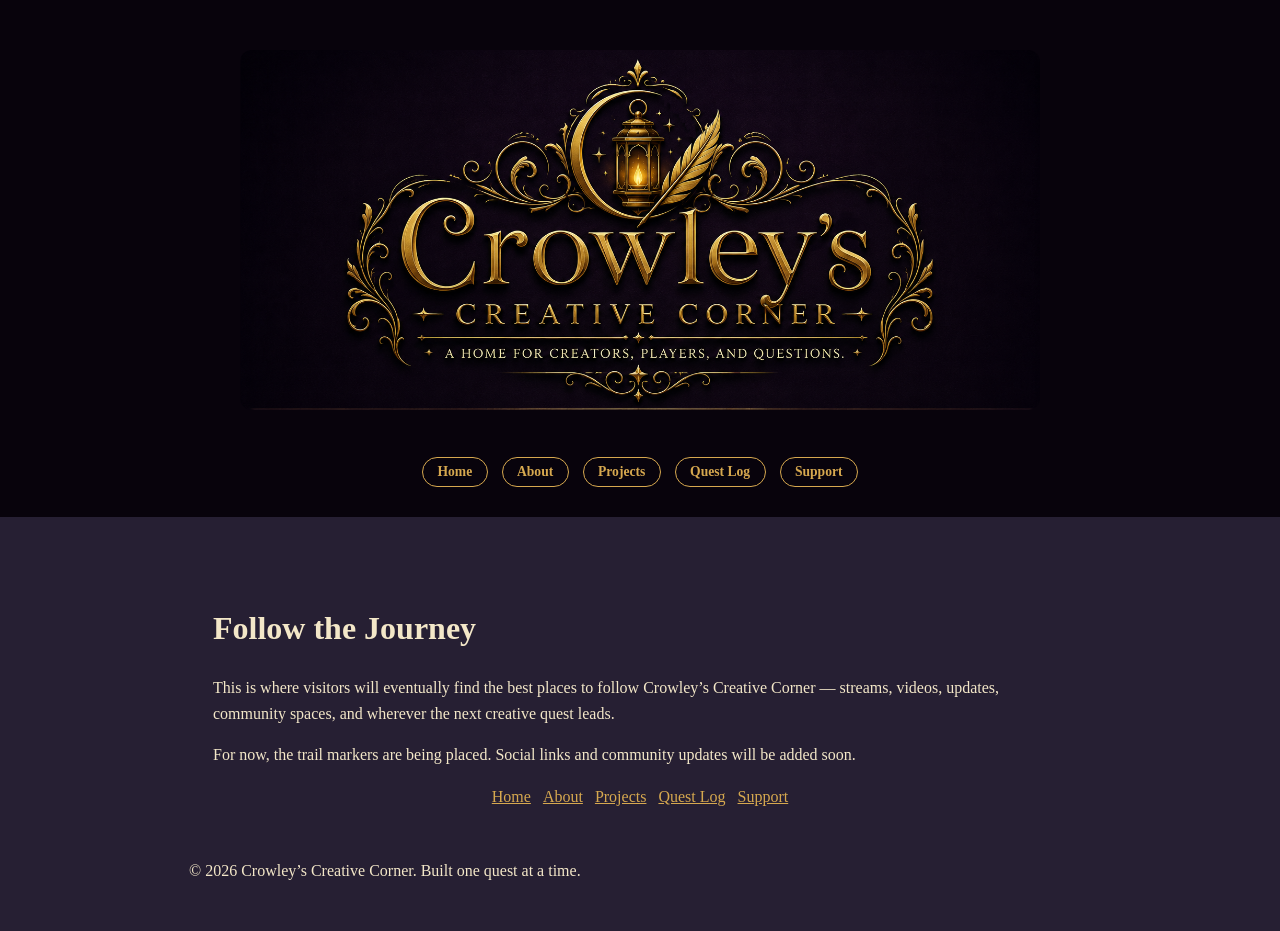
<file: follow.html>
<!DOCTYPE html>
<html lang="en">
<head>
  <meta charset="UTF-8" />
  <meta name="viewport" content="width=device-width, initial-scale=1.0" />
  <title>Follow | Crowley’s Creative Corner</title>
  <link rel="stylesheet" href="style.css" />
</head>
<body>
  <body>
  <header class="site-header">
     <div class="top-image">
  <img src="images/Banner for top of the website.png" alt="Crowley’s Creative Corner logo">
</div>
  </a>

  <nav class="main-nav">
    <a href="index.html">Home</a>
    <a href="about.html">About</a>
    <a href="projects.html">Projects</a>
    <a href="quest-log.html">Quest Log</a>
    <a href="support.html">Support</a>
  </nav>
</header>

  <main>
  <main>
    <h1>Follow the Journey</h1>

    <p>
      This is where visitors will eventually find the best places to follow Crowley’s Creative Corner —
      streams, videos, updates, community spaces, and wherever the next creative quest leads.
    </p>

    <p>
      For now, the trail markers are being placed. Social links and community updates will be added soon.
    </p>

   <nav>
  <a href="index.html">Home</a>
  <a href="about.html">About</a>
  <a href="projects.html">Projects</a>
  <a href="quest-log.html">Quest Log</a>
  <a href="support.html">Support</a>
</nav>
  </main>
    <footer class="site-footer">
  <p>
    &copy; 2026 Crowley&rsquo;s Creative Corner. Built one quest at a time.
  </p>
</footer>
</body>
</html>
</file>
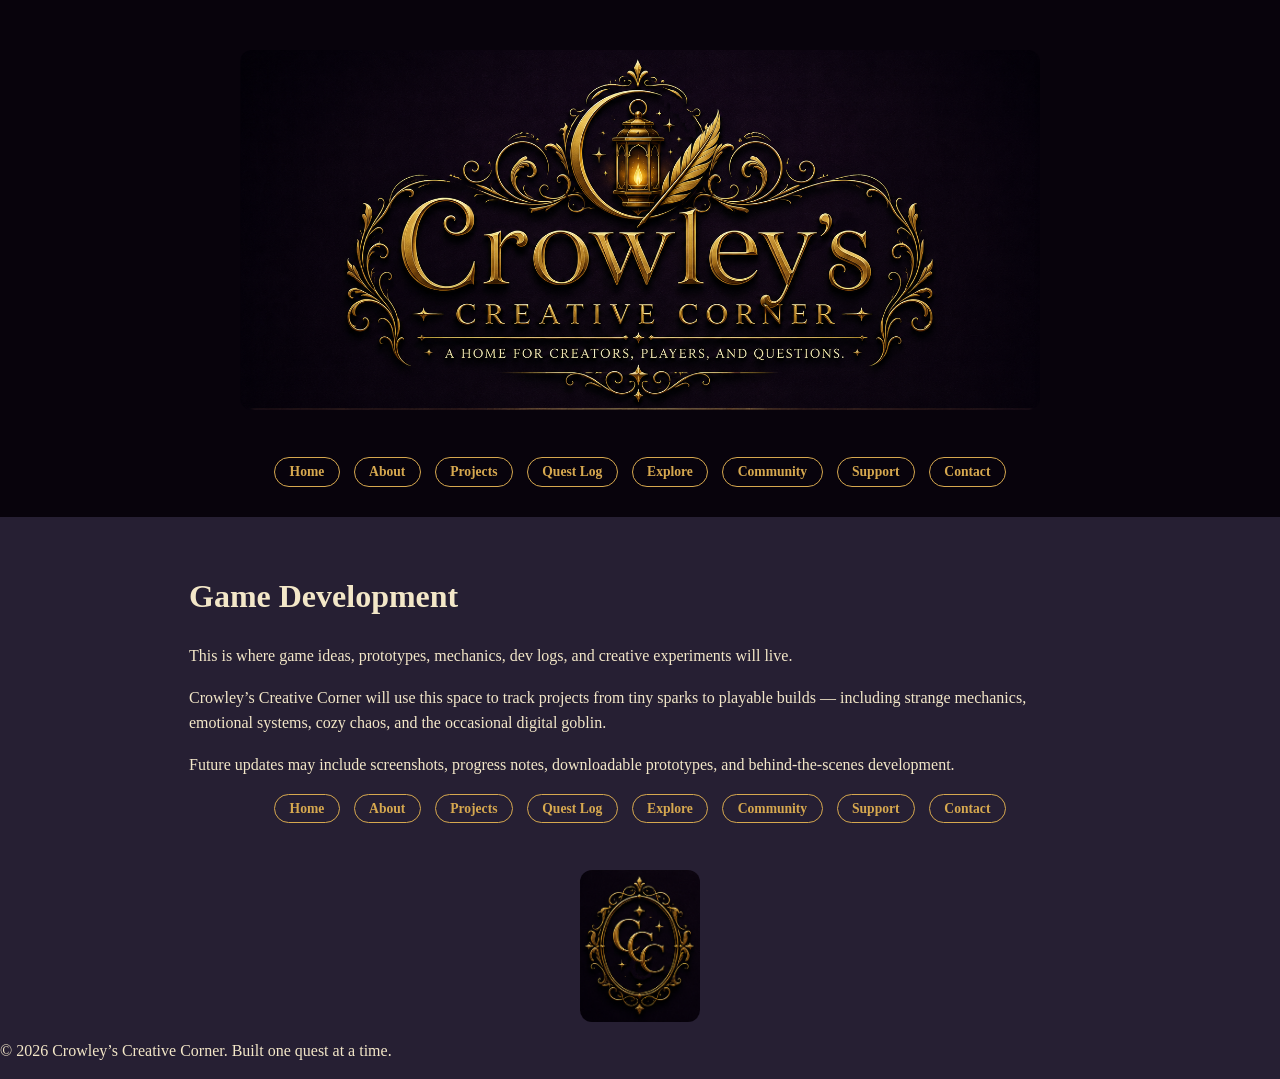
<file: game-development.html>
<!DOCTYPE html>
<html lang="en">
<head>
  <meta charset="UTF-8" />
  <meta name="viewport" content="width=device-width, initial-scale=1.0" />
  <title>Game Development | Crowley’s Creative Corner</title>
  <link rel="stylesheet" href="style.css" />
</head>
<body>
  <header class="site-header">
     <div class="top-image">
  <img src="images/Banner for top of the website.png" alt="Crowley’s Creative Corner logo">
</div>
  <nav class="main-nav">
    <a href="index.html">Home</a>
    <a href="about.html">About</a>
    <a href="projects.html">Projects</a>
    <a href="quest-log.html">Quest Log</a>
    <a href="explore.html">Explore</a>
      <a href="community-building.html">Community</a>
      <a href="support.html">Support</a>
    <a href="contact.html">Contact</a>
  </nav>
</header>

  <main>
    <h1>Game Development</h1>

    <p>
      This is where game ideas, prototypes, mechanics, dev logs, and creative experiments will live.
    </p>

    <p>
      Crowley’s Creative Corner will use this space to track projects from tiny sparks to playable builds —
      including strange mechanics, emotional systems, cozy chaos, and the occasional digital goblin.
    </p>

    <p>
      Future updates may include screenshots, progress notes, downloadable prototypes, and behind-the-scenes development.
    </p>

       <nav class="main-nav">
    <a href="index.html">Home</a>
    <a href="about.html">About</a>
    <a href="projects.html">Projects</a>
    <a href="quest-log.html">Quest Log</a>
    <a href="explore.html">Explore</a>
    <a href="community-building.html">Community</a>
    <a href="support.html">Support</a>
    <a href="contact.html">Contact</a>
  </nav>
</main>
  <footer>
  <div class="footer-image">
    <img class="footer-logo" src="images/Small Circle CCC.png" alt="Crowley’s Creative Corner logo">
  </div>
  <p>
    &copy; 2026 Crowley&rsquo;s Creative Corner. Built one quest at a time.
  </p>
</footer>
</body>
</html>
</file>
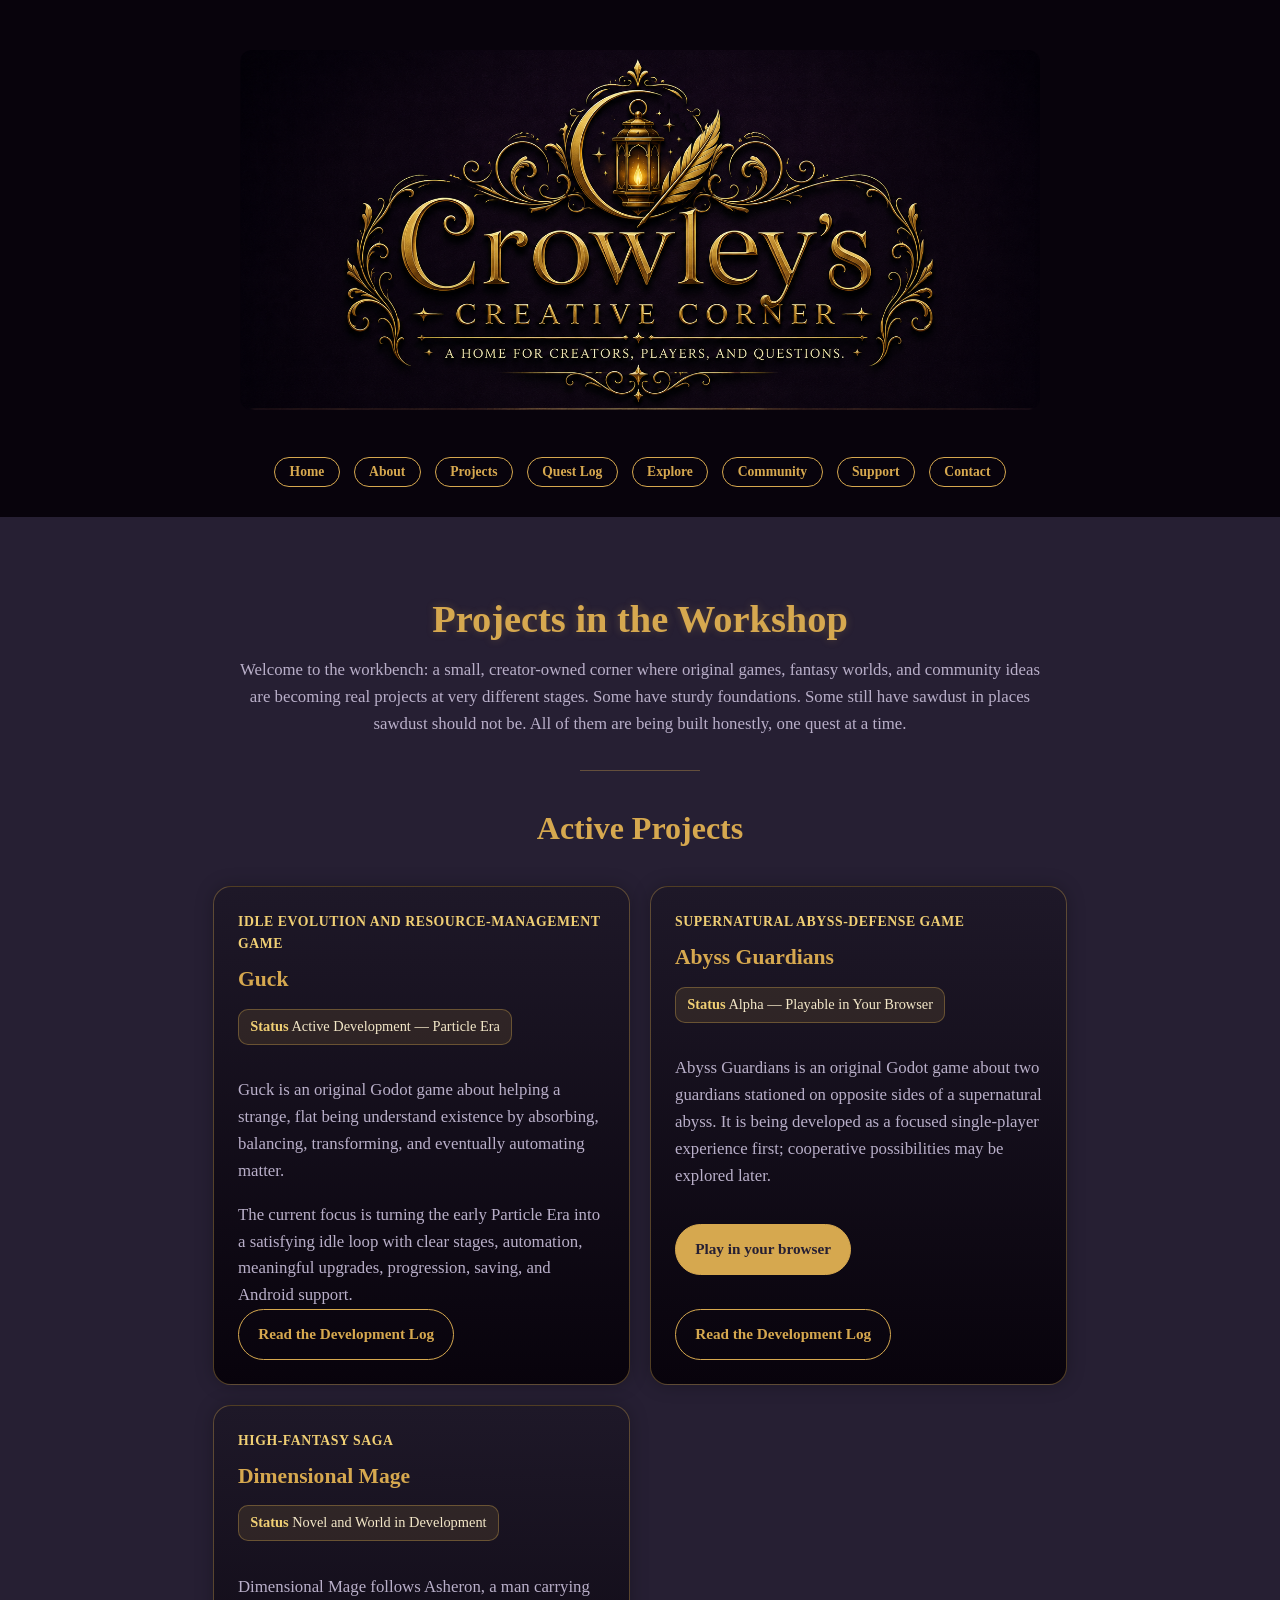
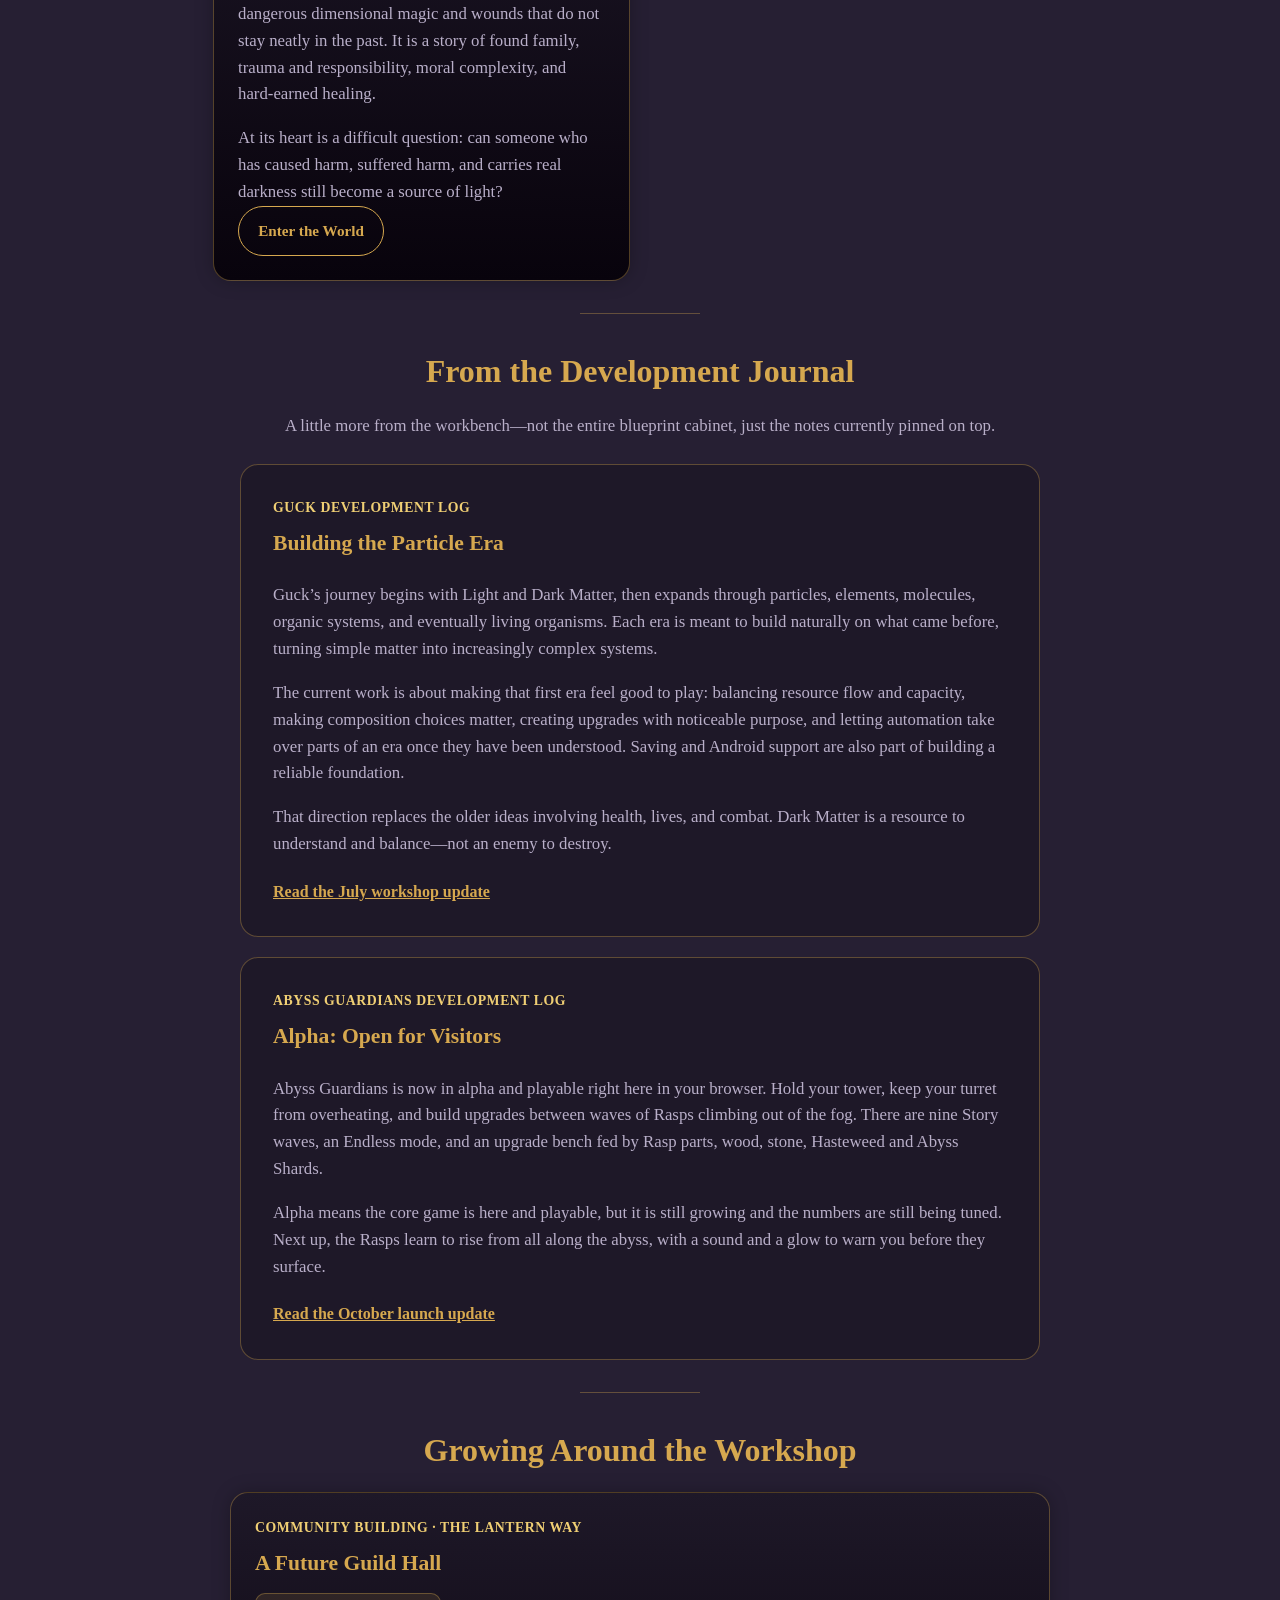
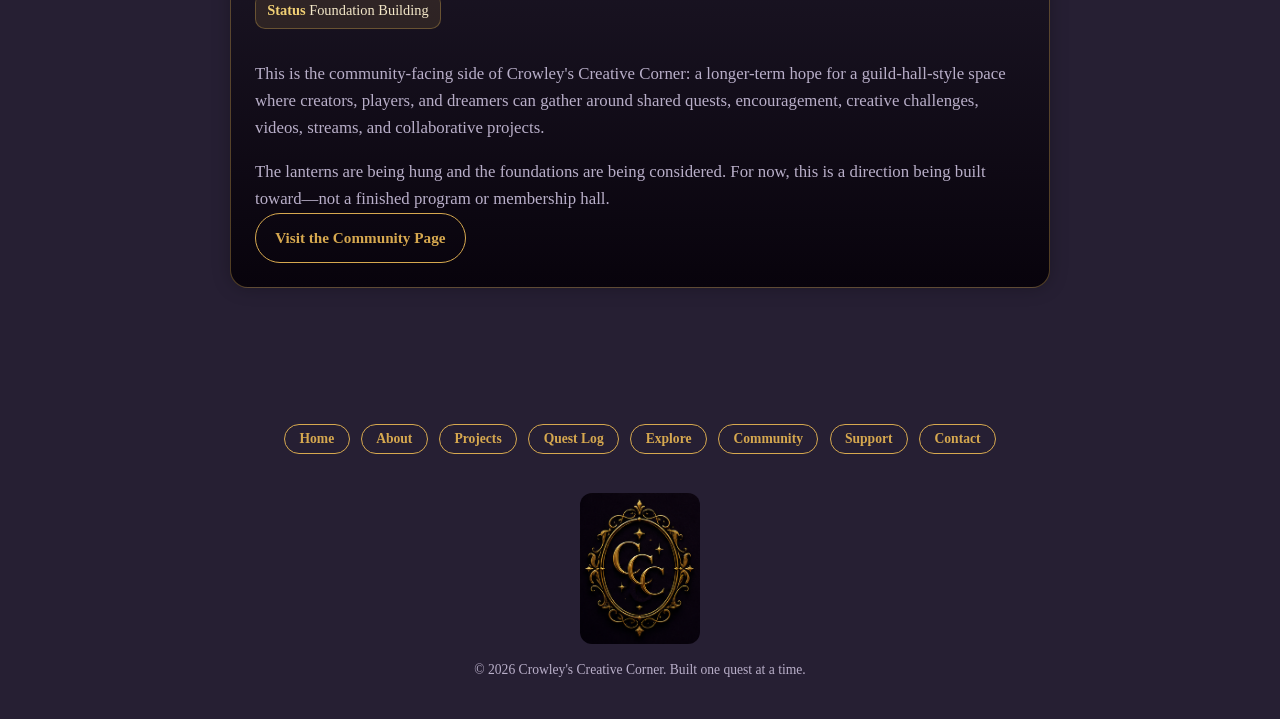
<file: projects.html>
<!DOCTYPE html>
<html lang="en">
<head>
  <meta charset="UTF-8" />
  <meta name="viewport" content="width=device-width, initial-scale=1.0" />
  <title>Projects | Crowley's Creative Corner</title>
  <link rel="stylesheet" href="style.css" />
</head>
<body>
  <header class="site-header">
    <div class="top-image">
      <img src="images/Banner for top of the website.png" alt="Crowley's Creative Corner" />
    </div>
    <nav class="main-nav" aria-label="Primary navigation">
      <a href="index.html">Home</a>
      <a href="about.html">About</a>
      <a href="projects.html" aria-current="page">Projects</a>
      <a href="quest-log.html">Quest Log</a>
      <a href="explore.html">Explore</a>
      <a href="community-building.html">Community</a>
      <a href="support.html">Support</a>
      <a href="contact.html">Contact</a>
    </nav>
  </header>

  <main>
    <section class="page-section projects-page">
      <h1>Projects in the Workshop</h1>
      <p class="page-intro">Welcome to the workbench: a small, creator-owned corner where original games, fantasy worlds, and community ideas are becoming real projects at very different stages. Some have sturdy foundations. Some still have sawdust in places sawdust should not be. All of them are being built honestly, one quest at a time.</p>

      <div class="divider"></div>

      <section aria-labelledby="active-projects-heading">
        <h2 id="active-projects-heading">Active Projects</h2>
        <div class="project-grid">
          <article class="project-card">
            <p class="project-category">Idle Evolution and Resource-Management Game</p>
            <h3>Guck</h3>
            <p class="project-status"><span class="status-label">Status</span> Active Development <span aria-hidden="true">—</span> Particle Era</p>
            <p>Guck is an original Godot game about helping a strange, flat being understand existence by absorbing, balancing, transforming, and eventually automating matter.</p>
            <p>The current focus is turning the early Particle Era into a satisfying idle loop with clear stages, automation, meaningful upgrades, progression, saving, and Android support.</p>
            <a href="#guck-development-log" class="button secondary">Read the Development Log</a>
          </article>

          <article class="project-card">
            <p class="project-category">Supernatural Abyss-Defense Game</p>
            <h3>Abyss Guardians</h3>
            <p class="project-status"><span class="status-label">Status</span> Alpha <span aria-hidden="true">—</span> Playable in Your Browser</p>
            <p>Abyss Guardians is an original Godot game about two guardians stationed on opposite sides of a supernatural abyss. It is being developed as a focused single-player experience first; cooperative possibilities may be explored later.</p>
            <a href="abyss-guardians-play.html" class="button">Play in your browser</a>
            <a href="#abyss-guardians-development-log" class="button secondary">Read the Development Log</a>
          </article>

          <article class="project-card">
            <p class="project-category">High-Fantasy Saga</p>
            <h3>Dimensional Mage</h3>
            <p class="project-status"><span class="status-label">Status</span> Novel and World in Development</p>
            <p>Dimensional Mage follows Asheron, a man carrying dangerous dimensional magic and wounds that do not stay neatly in the past. It is a story of found family, trauma and responsibility, moral complexity, and hard-earned healing.</p>
            <p>At its heart is a difficult question: can someone who has caused harm, suffered harm, and carries real darkness still become a source of light?</p>
            <a href="dimensional-mage.html" class="button secondary">Enter the World</a>
          </article>
        </div>
      </section>

      <div class="divider"></div>

      <section class="development-logs" aria-labelledby="development-logs-heading">
        <h2 id="development-logs-heading">From the Development Journal</h2>
        <p class="section-intro">A little more from the workbench—not the entire blueprint cabinet, just the notes currently pinned on top.</p>

        <article class="content-box development-note" id="guck-development-log">
          <p class="project-category">Guck Development Log</p>
          <h3>Building the Particle Era</h3>
          <p>Guck’s journey begins with Light and Dark Matter, then expands through particles, elements, molecules, organic systems, and eventually living organisms. Each era is meant to build naturally on what came before, turning simple matter into increasingly complex systems.</p>
          <p>The current work is about making that first era feel good to play: balancing resource flow and capacity, making composition choices matter, creating upgrades with noticeable purpose, and letting automation take over parts of an era once they have been understood. Saving and Android support are also part of building a reliable foundation.</p>
          <p>That direction replaces the older ideas involving health, lives, and combat. Dark Matter is a resource to understand and balance—not an enemy to destroy.</p>
          <a href="quest-log.html#quest-log-3" class="text-link">Read the July workshop update</a>
        </article>

        <article class="content-box development-note" id="abyss-guardians-development-log">
          <p class="project-category">Abyss Guardians Development Log</p>
          <h3>Alpha: Open for Visitors</h3>
          <p>Abyss Guardians is now in alpha and playable right here in your browser. Hold your tower, keep your turret from overheating, and build upgrades between waves of Rasps climbing out of the fog. There are nine Story waves, an Endless mode, and an upgrade bench fed by Rasp parts, wood, stone, Hasteweed and Abyss Shards.</p>
          <p>Alpha means the core game is here and playable, but it is still growing and the numbers are still being tuned. Next up, the Rasps learn to rise from all along the abyss, with a sound and a glow to warn you before they surface.</p>
          <a href="quest-log.html#quest-log-4" class="text-link">Read the October launch update</a>
        </article>
      </section>

      <div class="divider"></div>

      <section class="workshop-growth" aria-labelledby="workshop-growth-heading">
        <h2 id="workshop-growth-heading">Growing Around the Workshop</h2>
        <article class="project-card project-card-secondary">
          <p class="project-category">Community Building <span aria-hidden="true">·</span> The Lantern Way</p>
          <h3>A Future Guild Hall</h3>
          <p class="project-status"><span class="status-label">Status</span> Foundation Building</p>
          <p>This is the community-facing side of Crowley's Creative Corner: a longer-term hope for a guild-hall-style space where creators, players, and dreamers can gather around shared quests, encouragement, creative challenges, videos, streams, and collaborative projects.</p>
          <p>The lanterns are being hung and the foundations are being considered. For now, this is a direction being built toward—not a finished program or membership hall.</p>
          <a href="community-building.html" class="button secondary">Visit the Community Page</a>
        </article>
      </section>
    </section>
  </main>

  <footer>
    <nav class="footer-links" aria-label="Footer navigation">
      <a href="index.html">Home</a>
      <a href="about.html">About</a>
      <a href="projects.html">Projects</a>
      <a href="quest-log.html">Quest Log</a>
      <a href="explore.html">Explore</a>
      <a href="community-building.html">Community</a>
      <a href="support.html">Support</a>
      <a href="contact.html">Contact</a>
    </nav>
    <img src="images/Small Circle CCC.png" alt="Crowley's Creative Corner logo" class="footer-logo" />
    <p style="text-align:center; color: var(--muted-text); font-size: 0.85rem; padding-bottom: 1.5rem;">&copy; 2026 Crowley's Creative Corner. Built one quest at a time.</p>
  </footer>
</body>
</html>
</file>
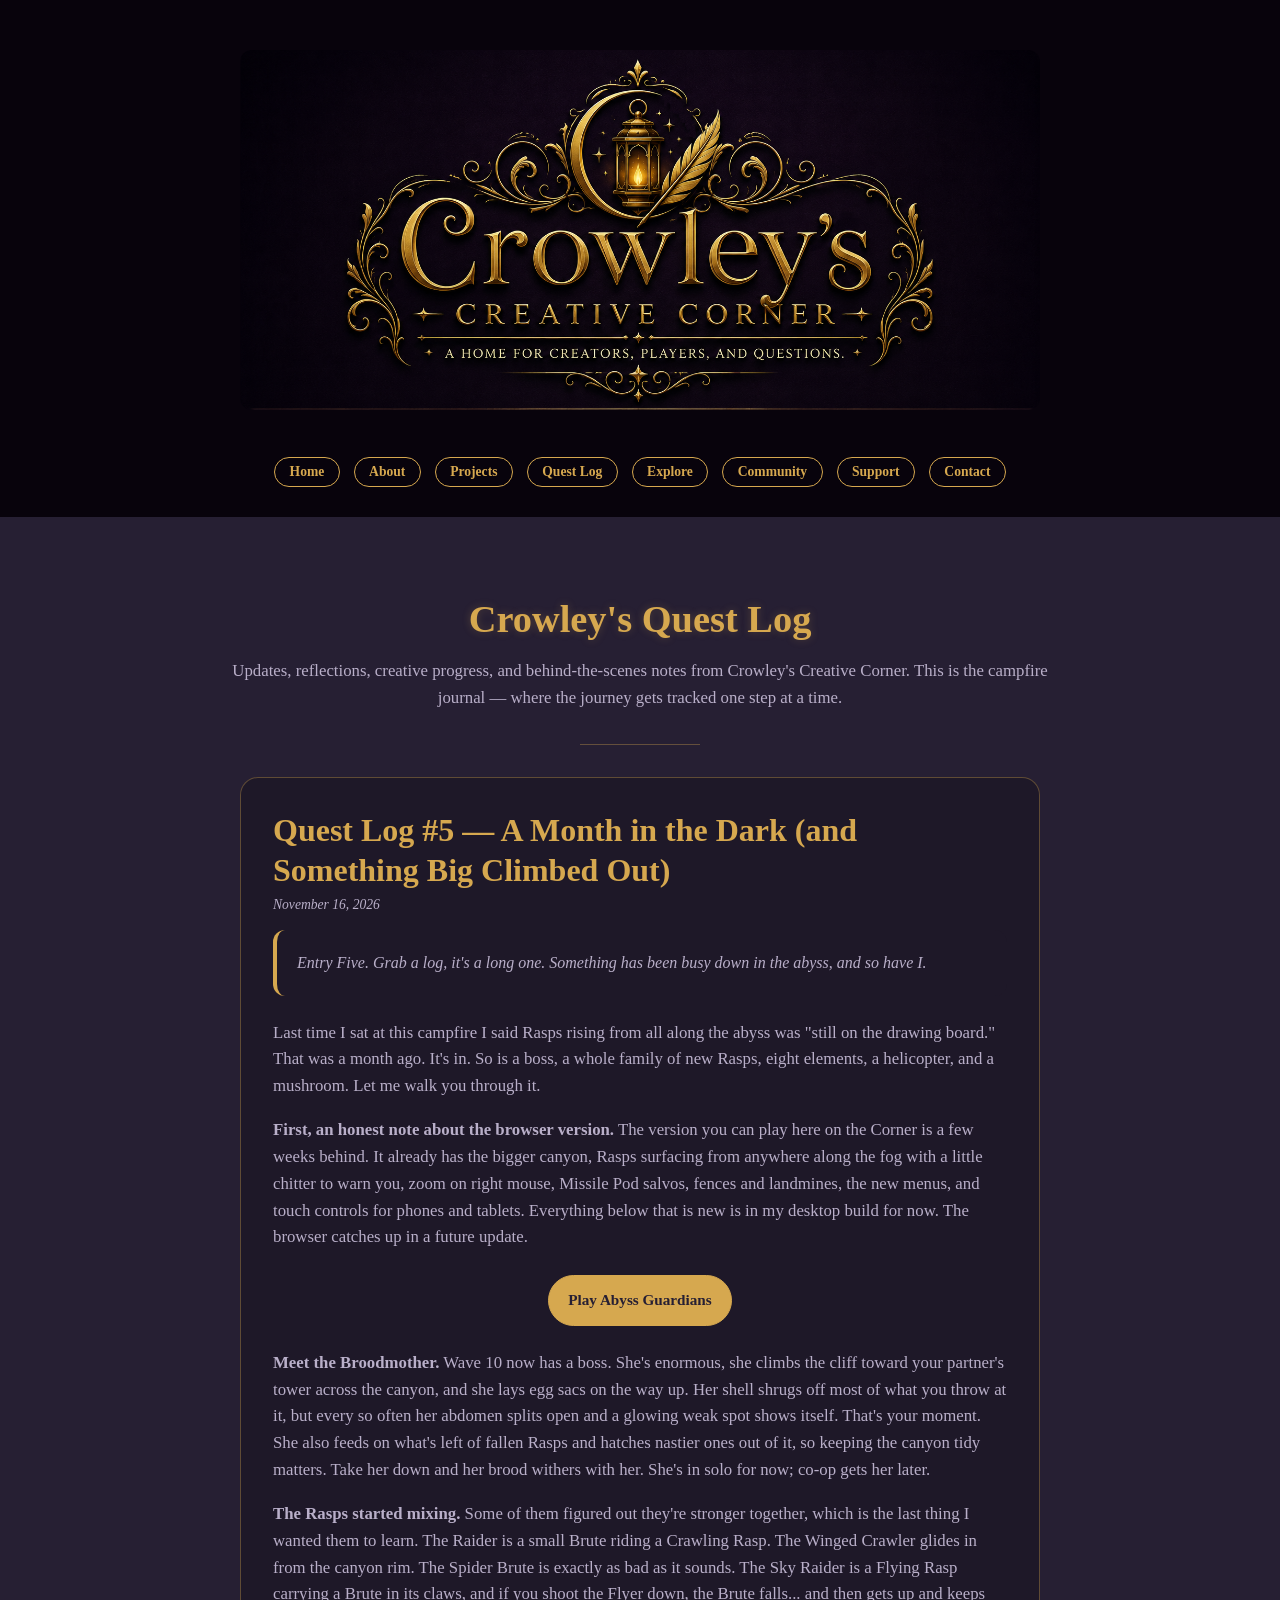
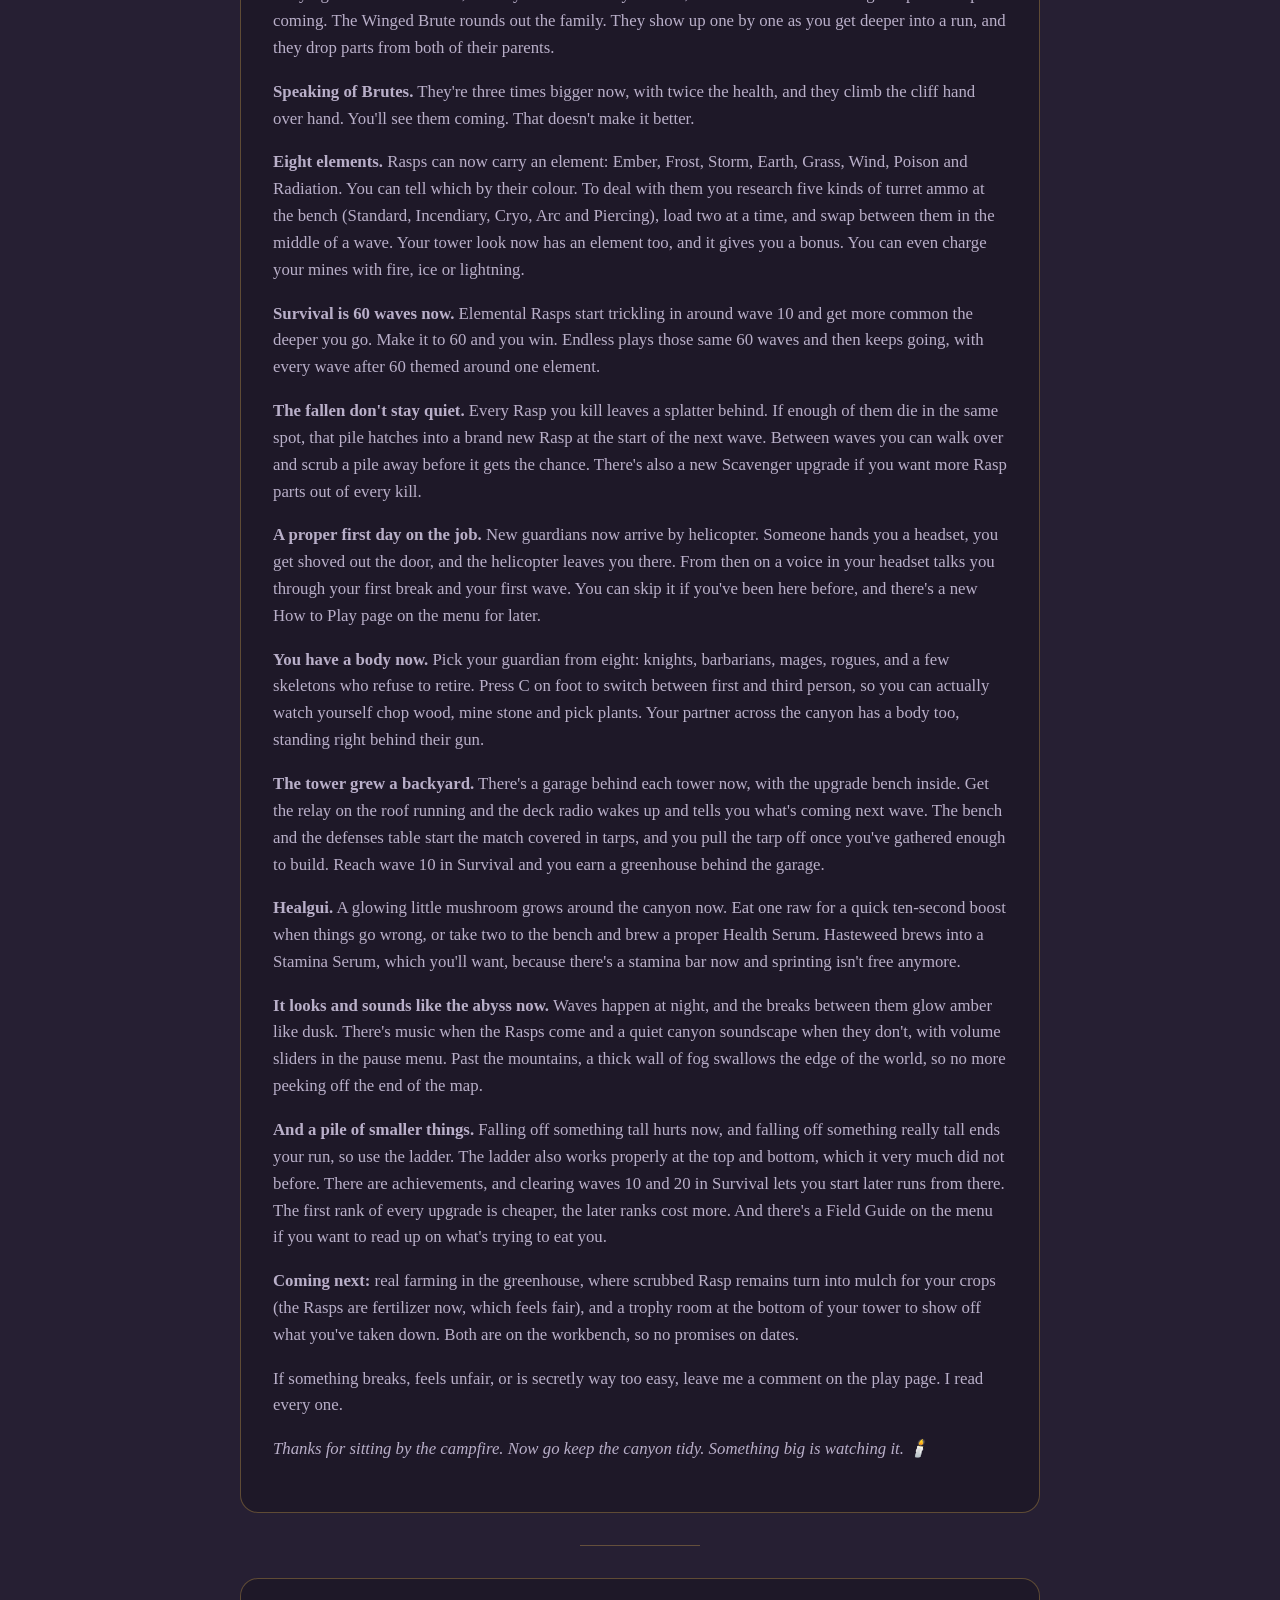
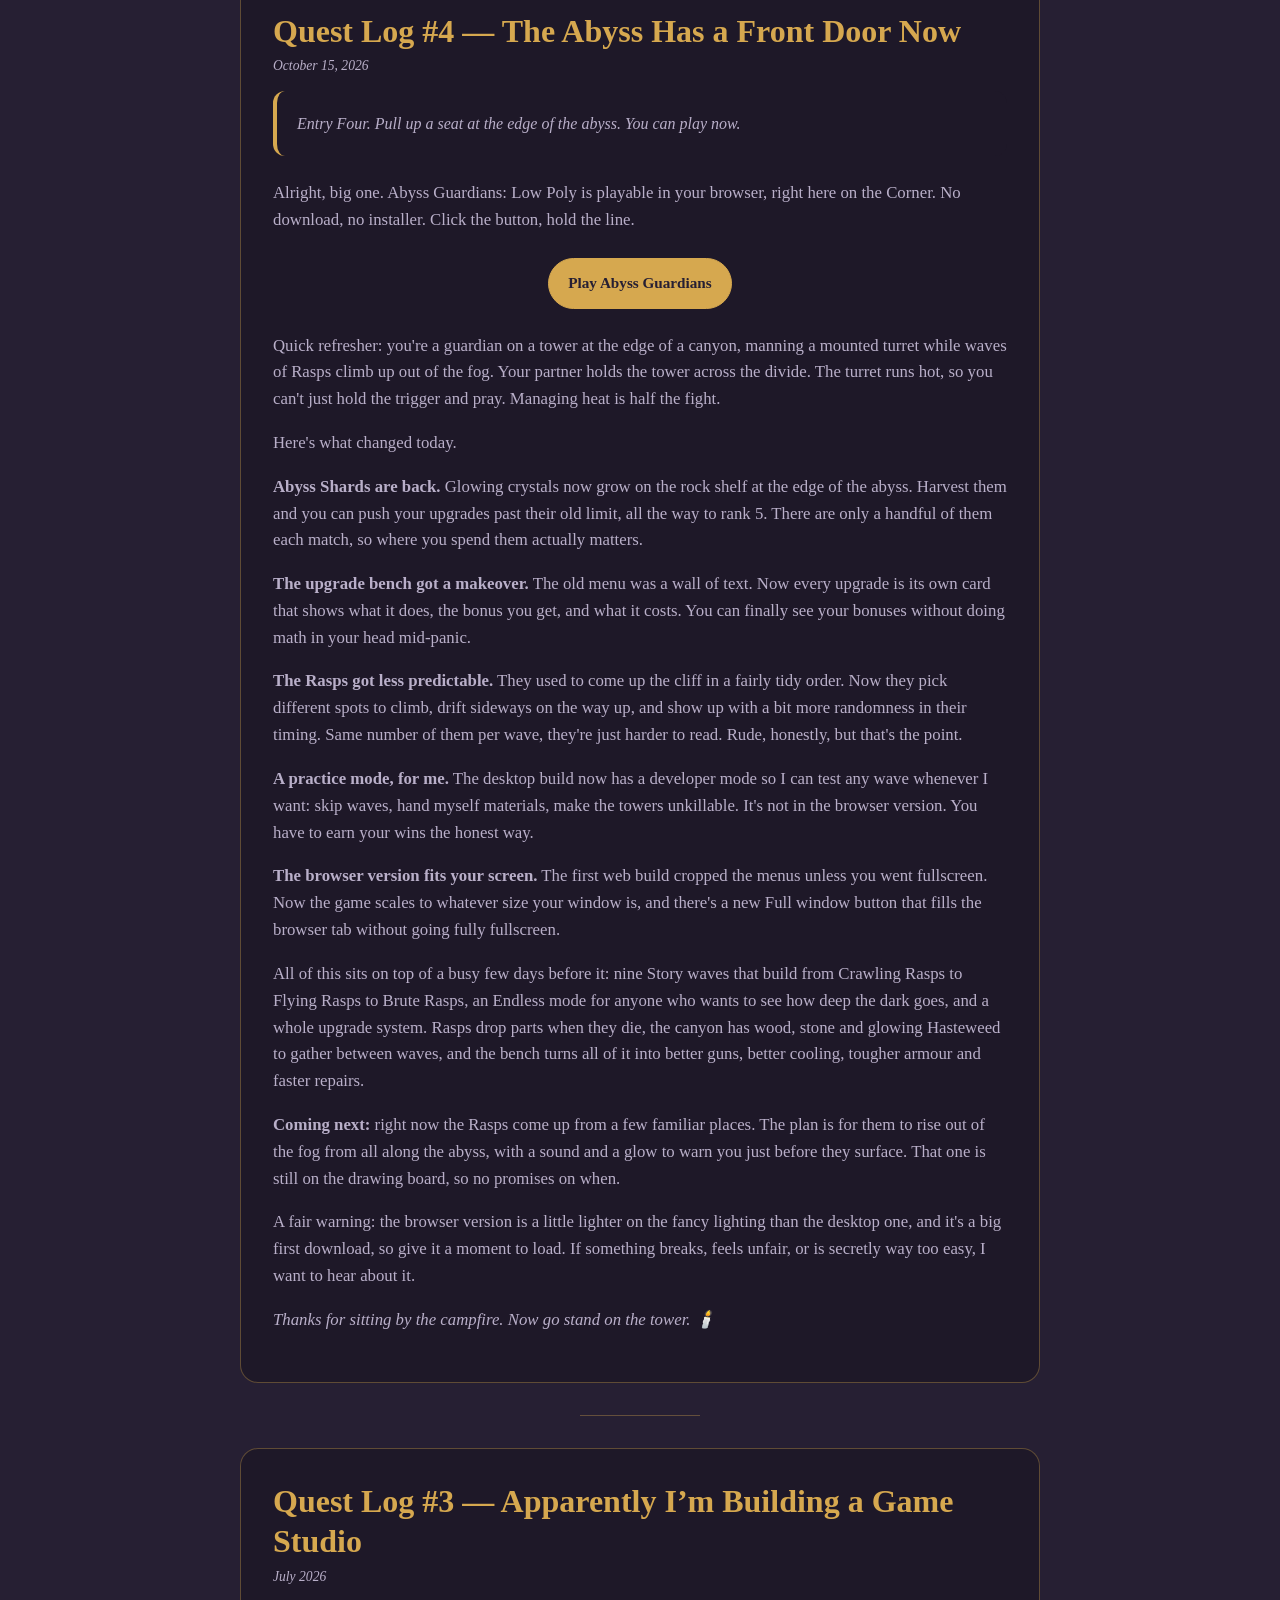
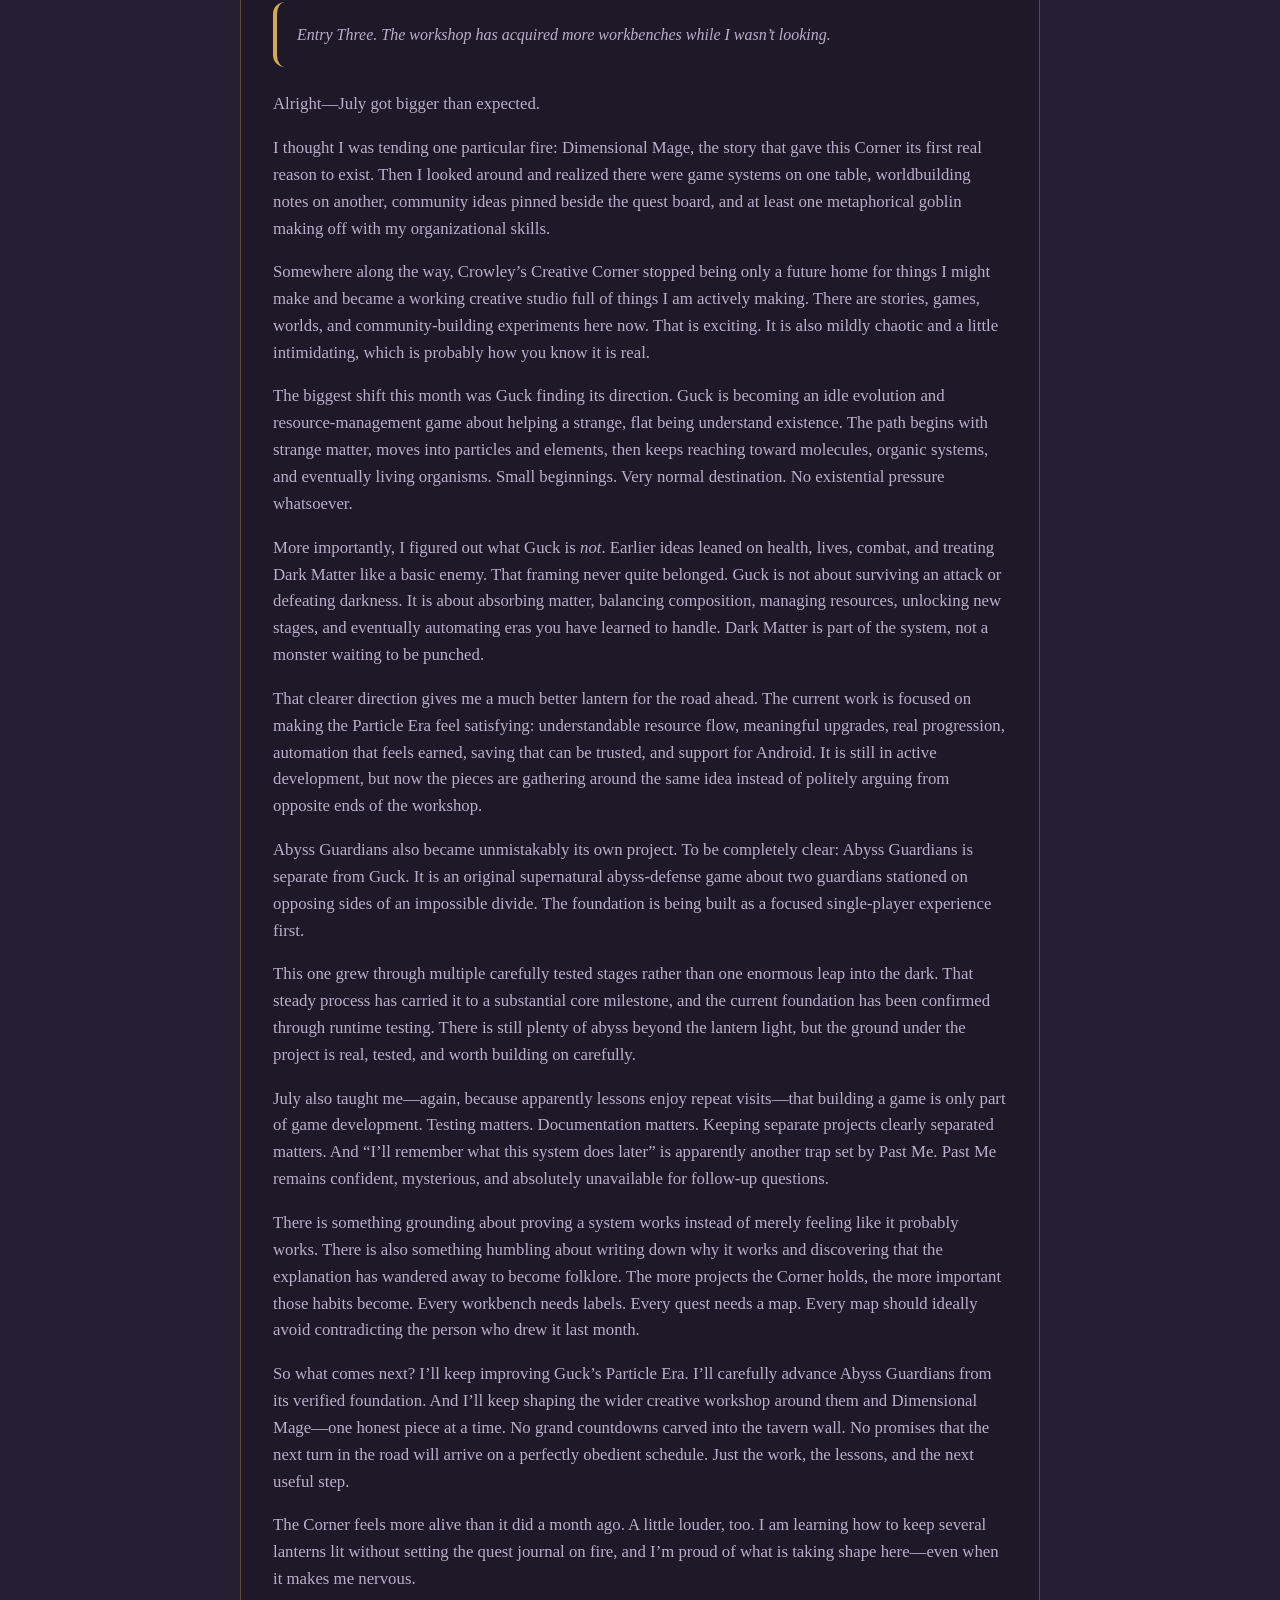
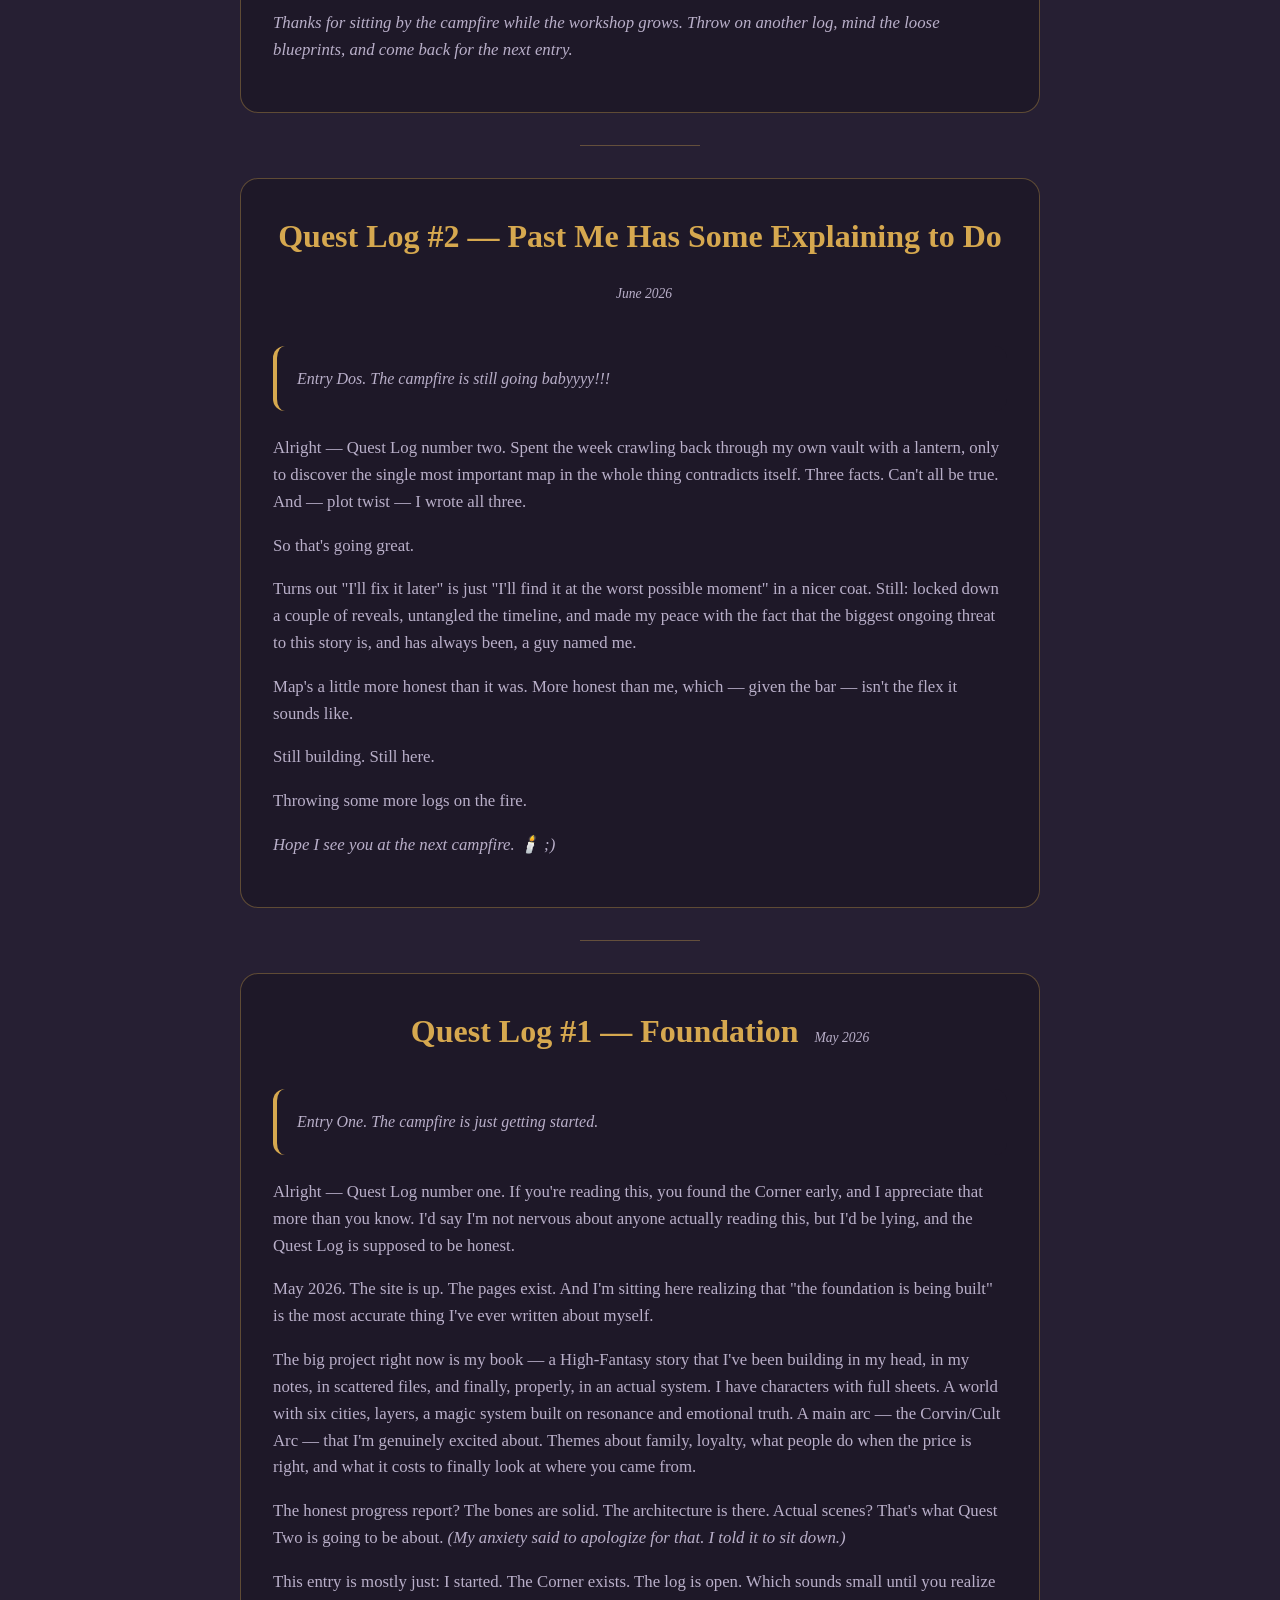
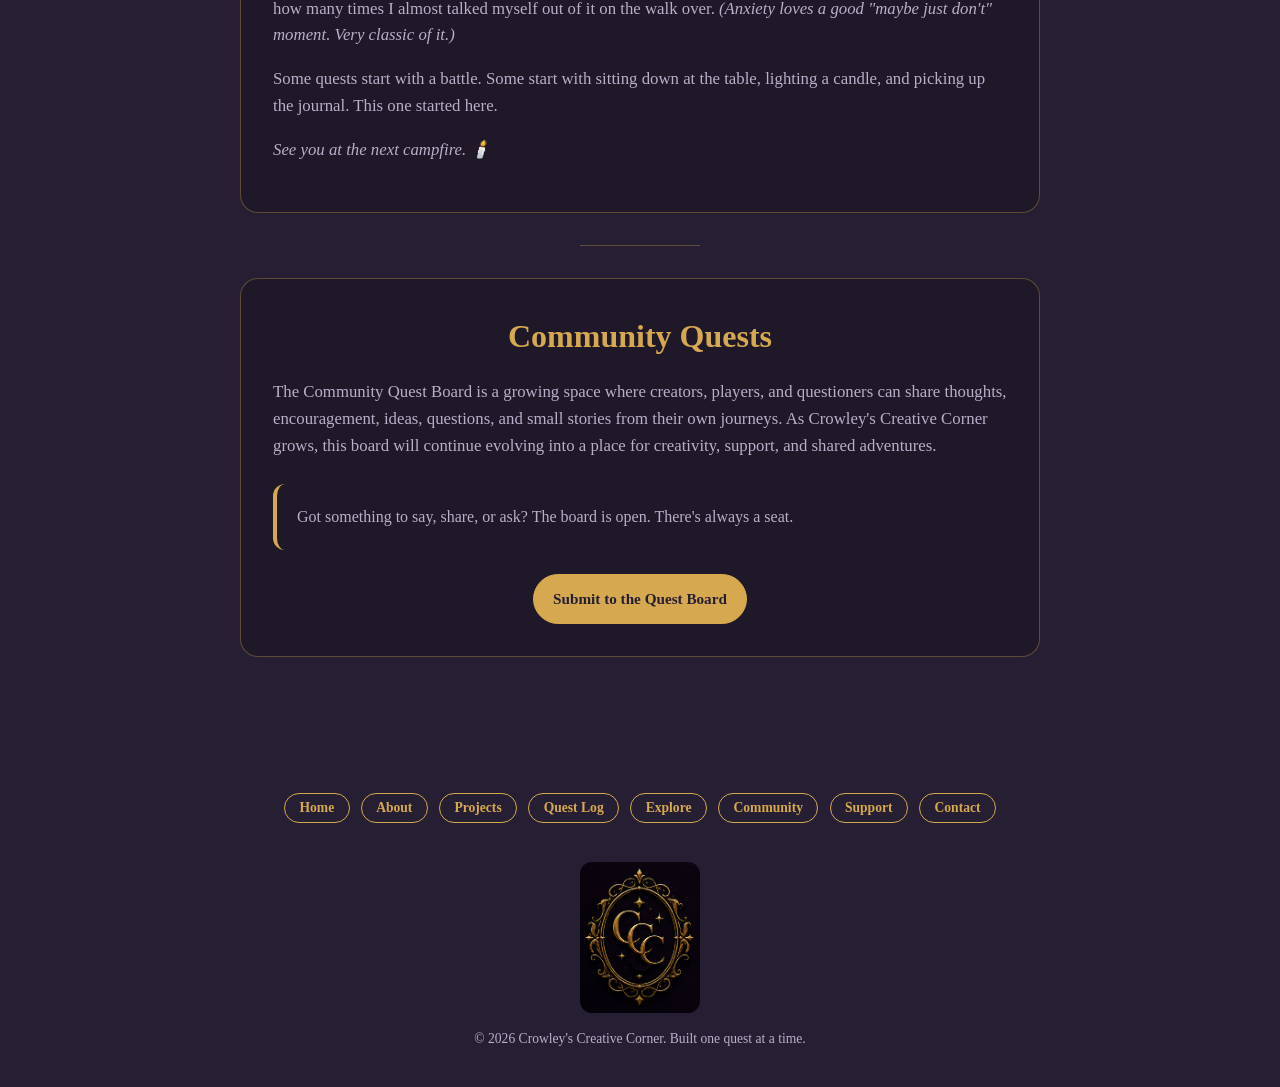
<file: quest-log.html>
<!DOCTYPE html>
<html lang="en">
<head>
  <meta charset="UTF-8" />
  <meta name="viewport" content="width=device-width, initial-scale=1.0" />
  <title>Quest Log | Crowley's Creative Corner</title>
  <link rel="stylesheet" href="style.css" />
</head>
<body>
 
  <header class="site-header">
    <div class="top-image">
      <img src="images/Banner for top of the website.png" alt="Crowley's Creative Corner" />
    </div>
    <nav class="main-nav">
      <a href="index.html">Home</a>
      <a href="about.html">About</a>
      <a href="projects.html">Projects</a>
      <a href="quest-log.html">Quest Log</a>
      <a href="explore.html">Explore</a>
      <a href="community-building.html">Community</a>
      <a href="support.html">Support</a>
      <a href="contact.html">Contact</a>
    </nav>
  </header>
 
  <main>
    <section class="page-section">
 
      <h1>Crowley's Quest Log</h1>
      <p style="text-align:center; margin-bottom: 2rem;">Updates, reflections, creative progress, and behind-the-scenes notes from Crowley's Creative Corner. This is the campfire journal — where the journey gets tracked one step at a time.</p>

<div class="divider"></div>

      <!-- QUEST ENTRY #5 -->
      <article class="content-box quest-log-entry" id="quest-log-5">
        <h2>Quest Log #5 — A Month in the Dark (and Something Big Climbed Out) <small class="quest-date">November 16, 2026</small></h2>

        <div class="support-note quest-entry-note">
          <em>Entry Five. Grab a log, it's a long one. Something has been busy down in the abyss, and so have I.</em>
        </div>

        <p>Last time I sat at this campfire I said Rasps rising from all along the abyss was "still on the drawing board." That was a month ago. It's in. So is a boss, a whole family of new Rasps, eight elements, a helicopter, and a mushroom. Let me walk you through it.</p>

        <p><strong>First, an honest note about the browser version.</strong> The version you can play here on the Corner is a few weeks behind. It already has the bigger canyon, Rasps surfacing from anywhere along the fog with a little chitter to warn you, zoom on right mouse, Missile Pod salvos, fences and landmines, the new menus, and touch controls for phones and tablets. Everything below that is new is in my desktop build for now. The browser catches up in a future update.</p>

        <div class="button-row" style="margin: 1.5rem 0;">
          <a href="abyss-guardians-play.html" class="button">Play Abyss Guardians</a>
        </div>

        <p><strong>Meet the Broodmother.</strong> Wave 10 now has a boss. She's enormous, she climbs the cliff toward your partner's tower across the canyon, and she lays egg sacs on the way up. Her shell shrugs off most of what you throw at it, but every so often her abdomen splits open and a glowing weak spot shows itself. That's your moment. She also feeds on what's left of fallen Rasps and hatches nastier ones out of it, so keeping the canyon tidy matters. Take her down and her brood withers with her. She's in solo for now; co-op gets her later.</p>

        <p><strong>The Rasps started mixing.</strong> Some of them figured out they're stronger together, which is the last thing I wanted them to learn. The Raider is a small Brute riding a Crawling Rasp. The Winged Crawler glides in from the canyon rim. The Spider Brute is exactly as bad as it sounds. The Sky Raider is a Flying Rasp carrying a Brute in its claws, and if you shoot the Flyer down, the Brute falls... and then gets up and keeps coming. The Winged Brute rounds out the family. They show up one by one as you get deeper into a run, and they drop parts from both of their parents.</p>

        <p><strong>Speaking of Brutes.</strong> They're three times bigger now, with twice the health, and they climb the cliff hand over hand. You'll see them coming. That doesn't make it better.</p>

        <p><strong>Eight elements.</strong> Rasps can now carry an element: Ember, Frost, Storm, Earth, Grass, Wind, Poison and Radiation. You can tell which by their colour. To deal with them you research five kinds of turret ammo at the bench (Standard, Incendiary, Cryo, Arc and Piercing), load two at a time, and swap between them in the middle of a wave. Your tower look now has an element too, and it gives you a bonus. You can even charge your mines with fire, ice or lightning.</p>

        <p><strong>Survival is 60 waves now.</strong> Elemental Rasps start trickling in around wave 10 and get more common the deeper you go. Make it to 60 and you win. Endless plays those same 60 waves and then keeps going, with every wave after 60 themed around one element.</p>

        <p><strong>The fallen don't stay quiet.</strong> Every Rasp you kill leaves a splatter behind. If enough of them die in the same spot, that pile hatches into a brand new Rasp at the start of the next wave. Between waves you can walk over and scrub a pile away before it gets the chance. There's also a new Scavenger upgrade if you want more Rasp parts out of every kill.</p>

        <p><strong>A proper first day on the job.</strong> New guardians now arrive by helicopter. Someone hands you a headset, you get shoved out the door, and the helicopter leaves you there. From then on a voice in your headset talks you through your first break and your first wave. You can skip it if you've been here before, and there's a new How to Play page on the menu for later.</p>

        <p><strong>You have a body now.</strong> Pick your guardian from eight: knights, barbarians, mages, rogues, and a few skeletons who refuse to retire. Press C on foot to switch between first and third person, so you can actually watch yourself chop wood, mine stone and pick plants. Your partner across the canyon has a body too, standing right behind their gun.</p>

        <p><strong>The tower grew a backyard.</strong> There's a garage behind each tower now, with the upgrade bench inside. Get the relay on the roof running and the deck radio wakes up and tells you what's coming next wave. The bench and the defenses table start the match covered in tarps, and you pull the tarp off once you've gathered enough to build. Reach wave 10 in Survival and you earn a greenhouse behind the garage.</p>

        <p><strong>Healgui.</strong> A glowing little mushroom grows around the canyon now. Eat one raw for a quick ten-second boost when things go wrong, or take two to the bench and brew a proper Health Serum. Hasteweed brews into a Stamina Serum, which you'll want, because there's a stamina bar now and sprinting isn't free anymore.</p>

        <p><strong>It looks and sounds like the abyss now.</strong> Waves happen at night, and the breaks between them glow amber like dusk. There's music when the Rasps come and a quiet canyon soundscape when they don't, with volume sliders in the pause menu. Past the mountains, a thick wall of fog swallows the edge of the world, so no more peeking off the end of the map.</p>

        <p><strong>And a pile of smaller things.</strong> Falling off something tall hurts now, and falling off something really tall ends your run, so use the ladder. The ladder also works properly at the top and bottom, which it very much did not before. There are achievements, and clearing waves 10 and 20 in Survival lets you start later runs from there. The first rank of every upgrade is cheaper, the later ranks cost more. And there's a Field Guide on the menu if you want to read up on what's trying to eat you.</p>

        <p><strong>Coming next:</strong> real farming in the greenhouse, where scrubbed Rasp remains turn into mulch for your crops (the Rasps are fertilizer now, which feels fair), and a trophy room at the bottom of your tower to show off what you've taken down. Both are on the workbench, so no promises on dates.</p>

        <p>If something breaks, feels unfair, or is secretly way too easy, leave me a comment on the play page. I read every one.</p>

        <p><em>Thanks for sitting by the campfire. Now go keep the canyon tidy. Something big is watching it. 🕯️</em></p>
      </article>

      <div class="divider"></div>

      <!-- QUEST ENTRY #4 -->
      <article class="content-box quest-log-entry" id="quest-log-4">
        <h2>Quest Log #4 — The Abyss Has a Front Door Now <small class="quest-date">October 15, 2026</small></h2>

        <div class="support-note quest-entry-note">
          <em>Entry Four. Pull up a seat at the edge of the abyss. You can play now.</em>
        </div>

        <p>Alright, big one. Abyss Guardians: Low Poly is playable in your browser, right here on the Corner. No download, no installer. Click the button, hold the line.</p>

        <div class="button-row" style="margin: 1.5rem 0;">
          <a href="abyss-guardians-play.html" class="button">Play Abyss Guardians</a>
        </div>

        <p>Quick refresher: you're a guardian on a tower at the edge of a canyon, manning a mounted turret while waves of Rasps climb up out of the fog. Your partner holds the tower across the divide. The turret runs hot, so you can't just hold the trigger and pray. Managing heat is half the fight.</p>

        <p>Here's what changed today.</p>

        <p><strong>Abyss Shards are back.</strong> Glowing crystals now grow on the rock shelf at the edge of the abyss. Harvest them and you can push your upgrades past their old limit, all the way to rank 5. There are only a handful of them each match, so where you spend them actually matters.</p>

        <p><strong>The upgrade bench got a makeover.</strong> The old menu was a wall of text. Now every upgrade is its own card that shows what it does, the bonus you get, and what it costs. You can finally see your bonuses without doing math in your head mid-panic.</p>

        <p><strong>The Rasps got less predictable.</strong> They used to come up the cliff in a fairly tidy order. Now they pick different spots to climb, drift sideways on the way up, and show up with a bit more randomness in their timing. Same number of them per wave, they're just harder to read. Rude, honestly, but that's the point.</p>

        <p><strong>A practice mode, for me.</strong> The desktop build now has a developer mode so I can test any wave whenever I want: skip waves, hand myself materials, make the towers unkillable. It's not in the browser version. You have to earn your wins the honest way.</p>

        <p><strong>The browser version fits your screen.</strong> The first web build cropped the menus unless you went fullscreen. Now the game scales to whatever size your window is, and there's a new Full window button that fills the browser tab without going fully fullscreen.</p>

        <p>All of this sits on top of a busy few days before it: nine Story waves that build from Crawling Rasps to Flying Rasps to Brute Rasps, an Endless mode for anyone who wants to see how deep the dark goes, and a whole upgrade system. Rasps drop parts when they die, the canyon has wood, stone and glowing Hasteweed to gather between waves, and the bench turns all of it into better guns, better cooling, tougher armour and faster repairs.</p>

        <p><strong>Coming next:</strong> right now the Rasps come up from a few familiar places. The plan is for them to rise out of the fog from all along the abyss, with a sound and a glow to warn you just before they surface. That one is still on the drawing board, so no promises on when.</p>

        <p>A fair warning: the browser version is a little lighter on the fancy lighting than the desktop one, and it's a big first download, so give it a moment to load. If something breaks, feels unfair, or is secretly way too easy, I want to hear about it.</p>

        <p><em>Thanks for sitting by the campfire. Now go stand on the tower. 🕯️</em></p>
      </article>

      <div class="divider"></div>

      <!-- QUEST ENTRY #3 -->
      <article class="content-box quest-log-entry" id="quest-log-3">
        <h2>Quest Log #3 — Apparently I’m Building a Game Studio <small class="quest-date">July 2026</small></h2>

        <div class="support-note quest-entry-note">
          <em>Entry Three. The workshop has acquired more workbenches while I wasn’t looking.</em>
        </div>

        <p>Alright—July got bigger than expected.</p>

        <p>I thought I was tending one particular fire: Dimensional Mage, the story that gave this Corner its first real reason to exist. Then I looked around and realized there were game systems on one table, worldbuilding notes on another, community ideas pinned beside the quest board, and at least one metaphorical goblin making off with my organizational skills.</p>

        <p>Somewhere along the way, Crowley’s Creative Corner stopped being only a future home for things I might make and became a working creative studio full of things I am actively making. There are stories, games, worlds, and community-building experiments here now. That is exciting. It is also mildly chaotic and a little intimidating, which is probably how you know it is real.</p>

        <p>The biggest shift this month was Guck finding its direction. Guck is becoming an idle evolution and resource-management game about helping a strange, flat being understand existence. The path begins with strange matter, moves into particles and elements, then keeps reaching toward molecules, organic systems, and eventually living organisms. Small beginnings. Very normal destination. No existential pressure whatsoever.</p>

        <p>More importantly, I figured out what Guck is <em>not</em>. Earlier ideas leaned on health, lives, combat, and treating Dark Matter like a basic enemy. That framing never quite belonged. Guck is not about surviving an attack or defeating darkness. It is about absorbing matter, balancing composition, managing resources, unlocking new stages, and eventually automating eras you have learned to handle. Dark Matter is part of the system, not a monster waiting to be punched.</p>

        <p>That clearer direction gives me a much better lantern for the road ahead. The current work is focused on making the Particle Era feel satisfying: understandable resource flow, meaningful upgrades, real progression, automation that feels earned, saving that can be trusted, and support for Android. It is still in active development, but now the pieces are gathering around the same idea instead of politely arguing from opposite ends of the workshop.</p>

        <p>Abyss Guardians also became unmistakably its own project. To be completely clear: Abyss Guardians is separate from Guck. It is an original supernatural abyss-defense game about two guardians stationed on opposing sides of an impossible divide. The foundation is being built as a focused single-player experience first.</p>

        <p>This one grew through multiple carefully tested stages rather than one enormous leap into the dark. That steady process has carried it to a substantial core milestone, and the current foundation has been confirmed through runtime testing. There is still plenty of abyss beyond the lantern light, but the ground under the project is real, tested, and worth building on carefully.</p>

        <p>July also taught me—again, because apparently lessons enjoy repeat visits—that building a game is only part of game development. Testing matters. Documentation matters. Keeping separate projects clearly separated matters. And “I’ll remember what this system does later” is apparently another trap set by Past Me. Past Me remains confident, mysterious, and absolutely unavailable for follow-up questions.</p>

        <p>There is something grounding about proving a system works instead of merely feeling like it probably works. There is also something humbling about writing down why it works and discovering that the explanation has wandered away to become folklore. The more projects the Corner holds, the more important those habits become. Every workbench needs labels. Every quest needs a map. Every map should ideally avoid contradicting the person who drew it last month.</p>

        <p>So what comes next? I’ll keep improving Guck’s Particle Era. I’ll carefully advance Abyss Guardians from its verified foundation. And I’ll keep shaping the wider creative workshop around them and Dimensional Mage—one honest piece at a time. No grand countdowns carved into the tavern wall. No promises that the next turn in the road will arrive on a perfectly obedient schedule. Just the work, the lessons, and the next useful step.</p>

        <p>The Corner feels more alive than it did a month ago. A little louder, too. I am learning how to keep several lanterns lit without setting the quest journal on fire, and I’m proud of what is taking shape here—even when it makes me nervous.</p>

        <p><em>Thanks for sitting by the campfire while the workshop grows. Throw on another log, mind the loose blueprints, and come back for the next entry.</em></p>
      </article>

      <div class="divider"></div>

      <!-- QUEST ENTRY #2 -->
      <div class="content-box" style="margin-bottom: 2rem;">
 
        <h2>Quest Log #2 — Past Me Has Some Explaining to Do &nbsp;<small style="font-size:0.85rem; color: var(--muted-text); font-weight: normal; font-style: italic;">June 2026</small></h2>
 
        <div class="support-note" style="margin-bottom: 1.5rem;">
          <em>Entry Dos. The campfire is still going babyyyy!!!</em>
        </div>
 
        <p>Alright — Quest Log number two. Spent the week crawling back through my own vault with a lantern, only to discover the single most important map in the whole thing contradicts itself. Three facts. Can't all be true. And — plot twist — I wrote all three.</p>

        <p> So that's going great. </p>

        <p> Turns out "I'll fix it later" is just "I'll find it at the worst possible moment" in a nicer coat. Still: locked down a couple of reveals, untangled the timeline, and made my peace with the fact that the biggest ongoing threat to this story is, and has always been, a guy named me.</p>

        <p>Map's a little more honest than it was. More honest than me, which — given the bar — isn't the flex it sounds like.</p>

        <p> Still building. Still here. </p>

        <p> Throwing some more logs on the fire.</p>
 
        <p><em> Hope I see you at the next campfire. 🕯️ ;) </em></p>
 
      </div>
      
      <div class="divider"></div>
 
      <!-- QUEST ENTRY #1 -->
      <div class="content-box" style="margin-bottom: 2rem;">
 
        <h2>Quest Log #1 — Foundation &nbsp;<small style="font-size:0.85rem; color: var(--muted-text); font-weight: normal; font-style: italic;">May 2026</small></h2>
 
        <div class="support-note" style="margin-bottom: 1.5rem;">
          <em>Entry One. The campfire is just getting started.</em>
        </div>
 
        <p>Alright — Quest Log number one. If you're reading this, you found the Corner early, and I appreciate that more than you know. I'd say I'm not nervous about anyone actually reading this, but I'd be lying, and the Quest Log is supposed to be honest.</p>
 
        <p>May 2026. The site is up. The pages exist. And I'm sitting here realizing that "the foundation is being built" is the most accurate thing I've ever written about myself.</p>
 
        <p>The big project right now is my book — a High-Fantasy story that I've been building in my head, in my notes, in scattered files, and finally, properly, in an actual system. I have characters with full sheets. A world with six cities, layers, a magic system built on resonance and emotional truth. A main arc — the Corvin/Cult Arc — that I'm genuinely excited about. Themes about family, loyalty, what people do when the price is right, and what it costs to finally look at where you came from.</p>
 
        <p>The honest progress report? The bones are solid. The architecture is there. Actual scenes? That's what Quest Two is going to be about. <em>(My anxiety said to apologize for that. I told it to sit down.)</em></p>
 
        <p>This entry is mostly just: I started. The Corner exists. The log is open. Which sounds small until you realize how many times I almost talked myself out of it on the walk over. <em>(Anxiety loves a good "maybe just don't" moment. Very classic of it.)</em></p>
 
        <p>Some quests start with a battle. Some start with sitting down at the table, lighting a candle, and picking up the journal. This one started here.</p>
 
        <p><em>See you at the next campfire. 🕯️</em></p>
 
      </div>
 
      <div class="divider"></div>
 
      <!-- COMMUNITY QUESTS -->
      <div class="content-box">
        <h2>Community Quests</h2>
        <p>The Community Quest Board is a growing space where creators, players, and questioners can share thoughts, encouragement, ideas, questions, and small stories from their own journeys. As Crowley's Creative Corner grows, this board will continue evolving into a place for creativity, support, and shared adventures.</p>
 
        <div class="support-note" style="margin-top: 1.5rem;">
          Got something to say, share, or ask? The board is open. There's always a seat.
        </div>
 
        <div class="button-row" style="margin-top: 1.5rem;">
          <a href="https://forms.gle/WNWQvRYqRCytQHMb9" class="button" target="_blank" rel="noopener">Submit to the Quest Board</a>
        </div>
      </div>
 
    </section>
  </main>
 
  <footer>
    <nav class="footer-links">
      <a href="index.html">Home</a>
      <a href="about.html">About</a>
      <a href="projects.html">Projects</a>
      <a href="quest-log.html">Quest Log</a>
      <a href="explore.html">Explore</a>
      <a href="community-building.html">Community</a>
      <a href="support.html">Support</a>
      <a href="contact.html">Contact</a>
    </nav>
    <img src="images/Small Circle CCC.png" alt="Crowley's Creative Corner logo" class="footer-logo" />
    <p style="text-align:center; color: var(--muted-text); font-size: 0.85rem; padding-bottom: 1.5rem;">© 2026 Crowley's Creative Corner. Built one quest at a time.</p>
  </footer>
 
</body>
</html>
</file>
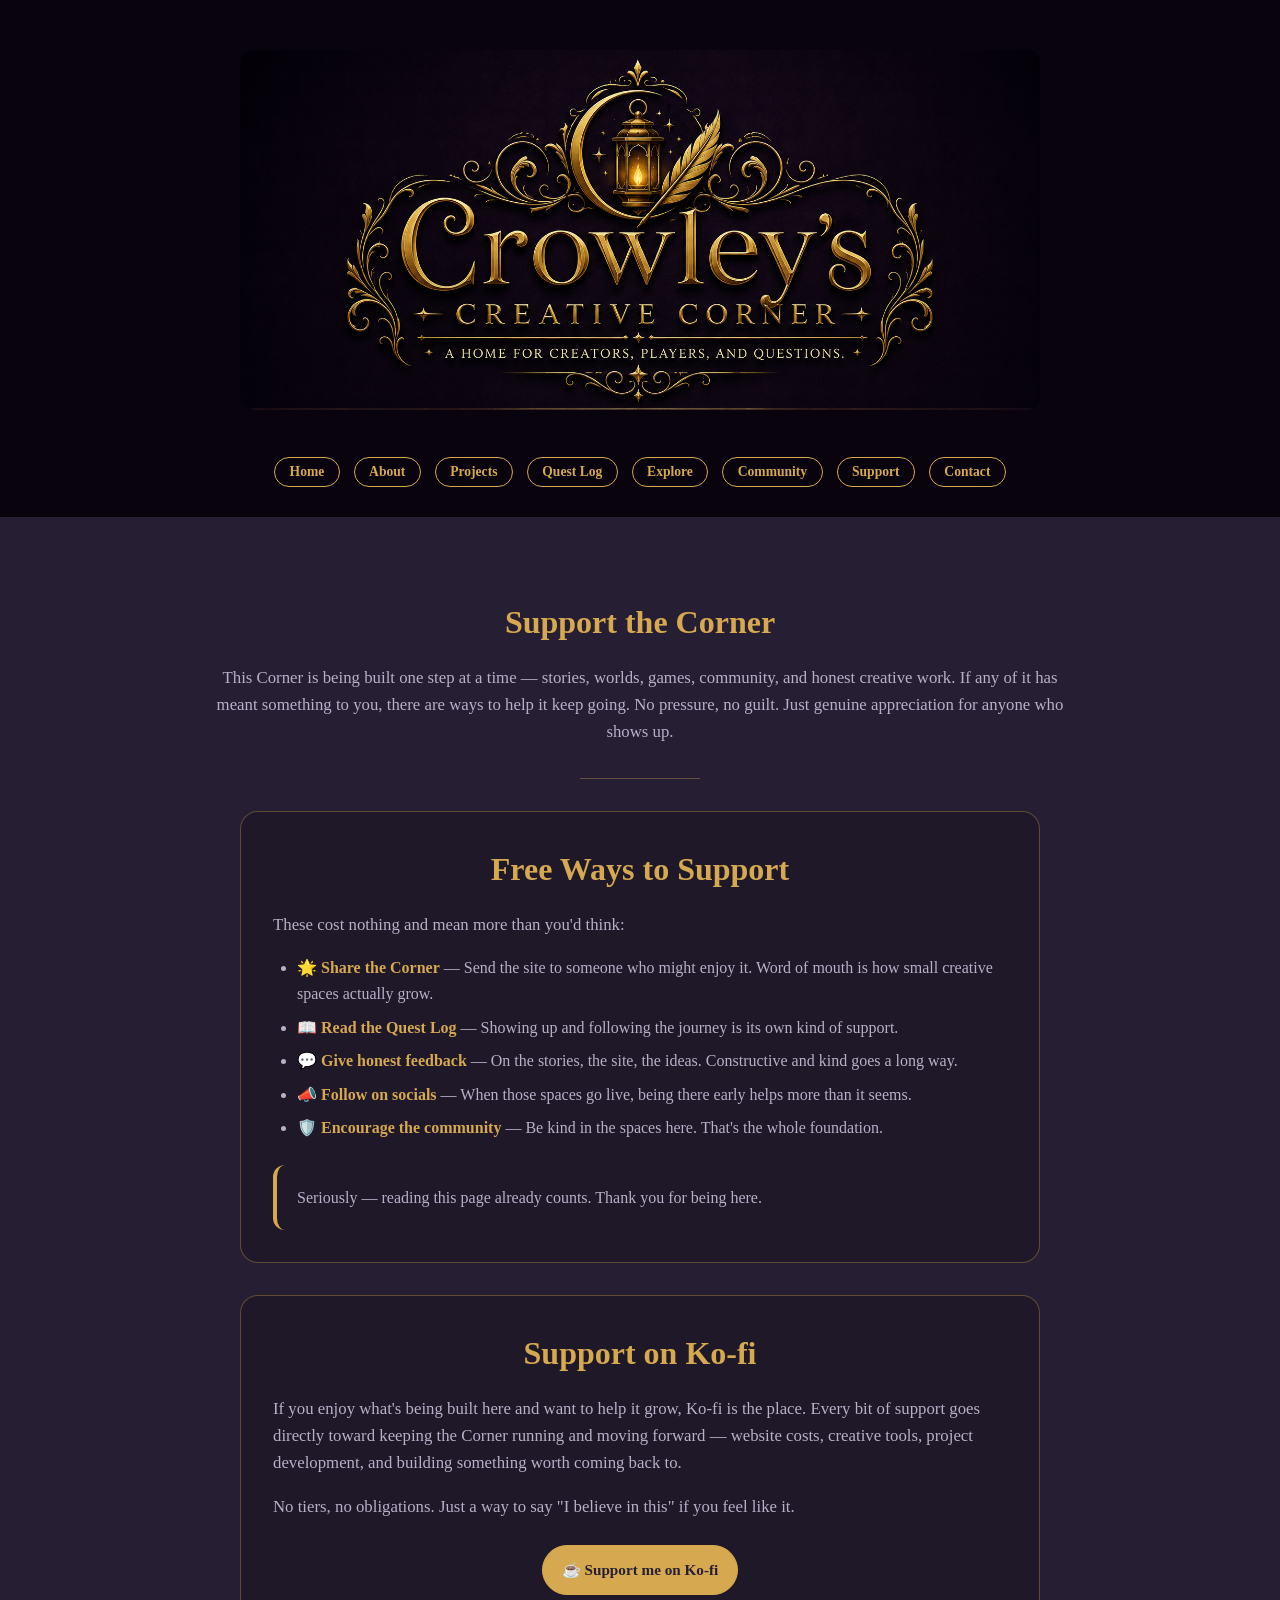
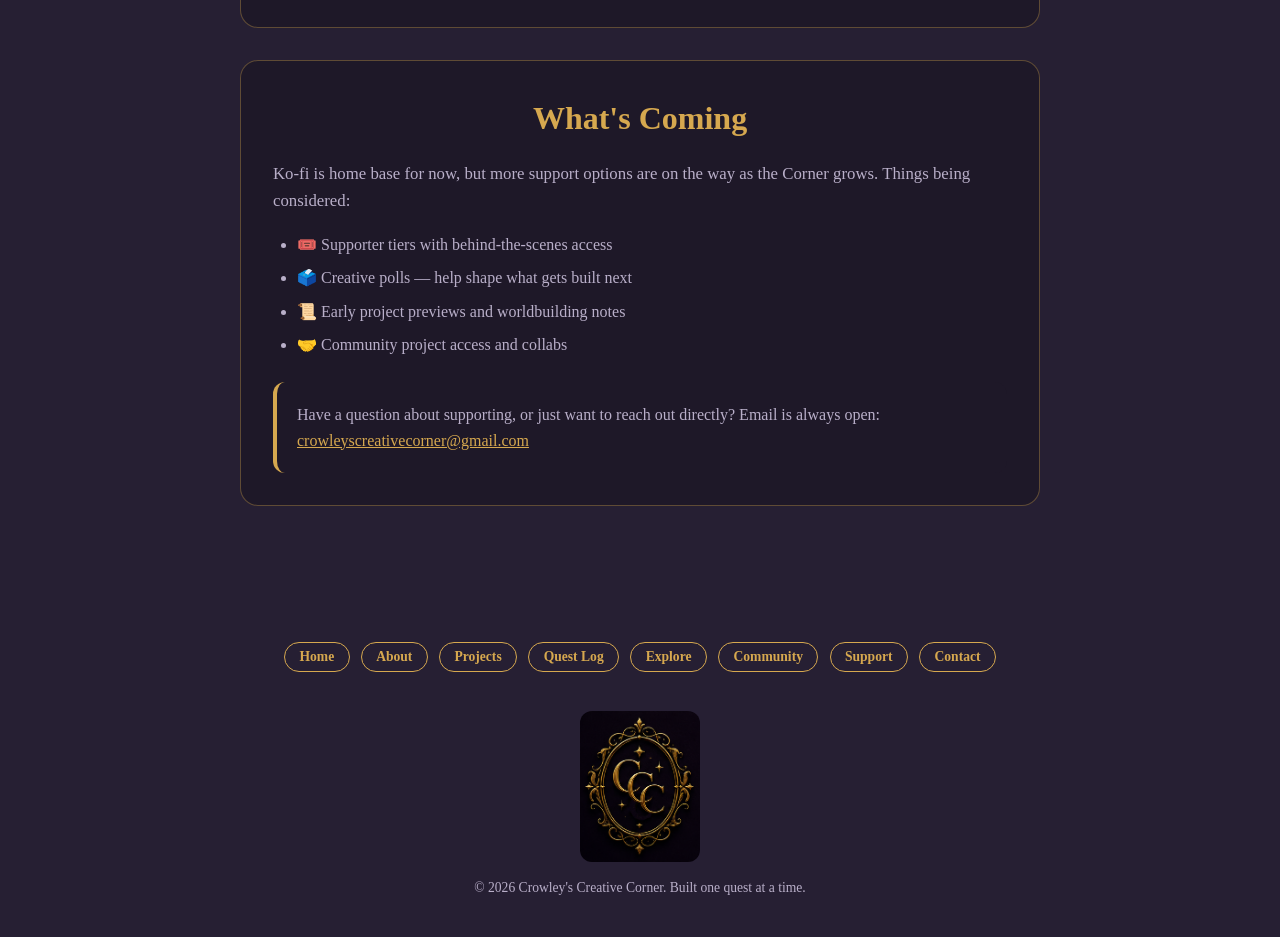
<file: support.html>
<!DOCTYPE html>
<html lang="en">
<head>
  <meta charset="UTF-8" />
  <meta name="viewport" content="width=device-width, initial-scale=1.0" />
  <title>Support | Crowley's Creative Corner</title>
  <link rel="stylesheet" href="style.css" />
</head>
<body>
 
  <header class="site-header">
    <div class="top-image">
      <img src="images/Banner for top of the website.png" alt="Crowley's Creative Corner" />
    </div>
    <nav class="main-nav">
      <a href="index.html">Home</a>
      <a href="about.html">About</a>
      <a href="projects.html">Projects</a>
      <a href="quest-log.html">Quest Log</a>
      <a href="explore.html">Explore</a>
      <a href="community-building.html">Community</a>
      <a href="support.html">Support</a>
      <a href="contact.html">Contact</a>
    </nav>
  </header>
 
  <main>
    <section class="page-section">
 
      <h2>Support the Corner</h2>
      <p style="text-align:center; margin-bottom: 2rem;">This Corner is being built one step at a time — stories, worlds, games, community, and honest creative work. If any of it has meant something to you, there are ways to help it keep going. No pressure, no guilt. Just genuine appreciation for anyone who shows up.</p>
 
      <div class="divider"></div>
 
      <!-- FREE WAYS -->
      <div class="content-box" style="margin-bottom: 2rem;">
        <h2>Free Ways to Support</h2>
        <p>These cost nothing and mean more than you'd think:</p>
 
        <ul style="margin-top: 1rem;">
          <li>🌟 <strong style="color: var(--gold);">Share the Corner</strong> — Send the site to someone who might enjoy it. Word of mouth is how small creative spaces actually grow.</li>
          <li>📖 <strong style="color: var(--gold);">Read the Quest Log</strong> — Showing up and following the journey is its own kind of support.</li>
          <li>💬 <strong style="color: var(--gold);">Give honest feedback</strong> — On the stories, the site, the ideas. Constructive and kind goes a long way.</li>
          <li>📣 <strong style="color: var(--gold);">Follow on socials</strong> — When those spaces go live, being there early helps more than it seems.</li>
          <li>🛡️ <strong style="color: var(--gold);">Encourage the community</strong> — Be kind in the spaces here. That's the whole foundation.</li>
        </ul>
 
        <div class="support-note" style="margin-top: 1.5rem;">
          Seriously — reading this page already counts. Thank you for being here.
        </div>
      </div>
 
      <!-- KO-FI -->
      <div class="content-box" style="margin-bottom: 2rem;">
        <h2>Support on Ko-fi</h2>
        <p>If you enjoy what's being built here and want to help it grow, Ko-fi is the place. Every bit of support goes directly toward keeping the Corner running and moving forward — website costs, creative tools, project development, and building something worth coming back to.</p>
 
        <p style="margin-top: 1rem;">No tiers, no obligations. Just a way to say "I believe in this" if you feel like it.</p>
 
        <div class="button-row" style="margin-top: 1.5rem;">
          <a href="https://ko-fi.com/crowleyscreativecorner" class="button" target="_blank" rel="noopener">☕ Support me on Ko-fi</a>
        </div>
      </div>
 
      <!-- FUTURE OPTIONS -->
      <div class="content-box">
        <h2>What's Coming</h2>
        <p>Ko-fi is home base for now, but more support options are on the way as the Corner grows. Things being considered:</p>
 
        <ul style="margin-top: 1rem;">
          <li>🎟️ Supporter tiers with behind-the-scenes access</li>
          <li>🗳️ Creative polls — help shape what gets built next</li>
          <li>📜 Early project previews and worldbuilding notes</li>
          <li>🤝 Community project access and collabs</li>
        </ul>
 
        <div class="support-note" style="margin-top: 1.5rem;">
          Have a question about supporting, or just want to reach out directly? Email is always open: <a href="mailto:crowleyscreativecorner@gmail.com">crowleyscreativecorner@gmail.com</a>
        </div>
      </div>
 
    </section>
  </main>
 
  <footer>
    <nav class="footer-links">
      <a href="index.html">Home</a>
      <a href="about.html">About</a>
      <a href="projects.html">Projects</a>
      <a href="quest-log.html">Quest Log</a>
      <a href="explore.html">Explore</a>
      <a href="community-building.html">Community</a>
      <a href="support.html">Support</a>
      <a href="contact.html">Contact</a>
    </nav>
    <img src="images/Small Circle CCC.png" alt="Crowley's Creative Corner logo" class="footer-logo" />
    <p style="text-align:center; color: var(--muted-text); font-size: 0.85rem; padding-bottom: 1.5rem;">© 2026 Crowley's Creative Corner. Built one quest at a time.</p>
  </footer>
 
</body>
</html>
</file>
<file: style.css>
/* =========================
   Crowley’s Creative Corner
   Main Style Sheet
   ========================= */

/* ---------- Color Palette ---------- */
:root {
  --bg-main: #261f33;
  --bg-card: #1e1828;
  --bg-card-soft: #08030c;

  --gold: #d6a84f;
  --gold-soft: #f0cf74;
  --parchment: #f3e7c8;
  --muted-text: #b9afc9;

  --ember: #c76b3a;
  --teal: #4fa7a3;

  --border-gold: rgba(214, 168, 79, 0.35);
  --shadow-gold: rgba(214, 168, 79, 0.25);
}

/* ---------- Basic Reset ---------- */
* {
  box-sizing: border-box;
}

html {
  scroll-behavior: smooth;
}

body {
  margin: 0;
  background-color: var(--bg-main);
  color: var(--parchment);
  font-family: Georgia, "Times New Roman", serif;
  line-height: 1.6;
}

/* ---------- Links ---------- */
a {
  color: var(--gold);
}

a:hover {
  color: var(--gold-soft);
}

/* ---------- Header ---------- */
.site-header {
  width: 100%;
  min-height: 260px;
  padding: 30px 20px;
  background: #08030c;

  display: flex;
  flex-direction: column;
  align-items: center;
  justify-content: center;
  gap: 20px;
}

.brand-mark {
  color: #08030c;
  font-weight: bold;
}

.top-logo {
  width: min(90%, 700px);
  height: auto;
  display: block;
}

.top-nav {
  display: flex;
  justify-content: center;
  gap: 14px;
  flex-wrap: wrap;
}

.top-nav a {
  color: #D6A84F;
  border: 1px solid #D6A84F;
  border-radius: 999px;
  padding: 8px 18px;
  text-decoration: none;
  font-weight: bold;
}
/* ---------- Navigation ---------- */
.main-nav {
  display: flex;
  justify-content: center;
  align-items: center;
  gap: 14px;
  flex-wrap: nowrap;
  width: 100%;
}

.main-nav a {
  color: var(--gold);
  border: 1px solid var(--gold);
  background: transparent;

  text-decoration: none;
  padding: 0.45rem 0.9rem;
  border-radius: 999px;

  font-weight: bold;
  font-size: 0.85rem;
  line-height: 1;

  transition: 0.2s ease;
}

.main-nav a:hover {
  background-color: var(--gold);
  color: var(--bg-main);
}

/* ---------- Hero Section ---------- */
.hero {
  text-align: center;
  padding: 3rem 1rem;
  background-color: var(--bg-main);
}

.hero h1 {
  color: var(--gold);
  font-size: 2.4rem;
  line-height: 1.1;
  margin: 0 0 1rem;
  text-shadow: 0 0 8px var(--shadow-gold);
}

.hero p {
  color: var(--muted-text);
  max-width: 700px;
  margin: 0 auto;
  font-size: 1.1rem;
  line-height: 1.6;
}

/* ---------- Main Page Layout ---------- */
main {
  width: 100%;
  padding-left: 1.5rem;
  padding-right: 1.5rem;
}

.page-section {
  max-width: 1000px;
  margin: 0 auto;
  padding: 3rem 1.5rem;
}

.page-section h2 {
  color: var(--gold);
  font-size: 2rem;
  text-align: center;
  margin: 0 0 1rem;
}

.page-section p {
  color: var(--muted-text);
  font-size: 1.05rem;
}

/* ---------- Cards ---------- */
.card-grid {
  display: grid;
  grid-template-columns: repeat(auto-fit, minmax(240px, 1fr));
  gap: 1.25rem;
  margin-top: 2rem;
}

.card,
.project-card,
.support-card {
  background: linear-gradient(
    180deg,
    var(--bg-card) 0%,
    var(--bg-card-soft) 100%
  );

  border: 1px solid var(--border-gold);
  border-radius: 18px;

  padding: 1.5rem;
  box-shadow: 0 0 18px rgba(0, 0, 0, 0.25);
}

.card h3,
.project-card h3,
.support-card h3 {
  color: var(--gold);
  margin-top: 0;
  margin-bottom: 0.75rem;
  font-size: 1.35rem;
}

.card p,
.project-card p,
.support-card p {
  color: var(--muted-text);
  margin-bottom: 0;
}

/* ---------- Buttons ---------- */
.button-row {
  display: flex;
  justify-content: center;
  gap: 1rem;
  flex-wrap: wrap;
  margin-top: 2rem;
}

.button,
button,
.cta-button {
  display: inline-block;

  color: var(--bg-main);
  background-color: var(--gold);

  text-decoration: none;
  padding: 0.75rem 1.2rem;
  border-radius: 999px;
  border: 1px solid var(--gold);

  font-weight: bold;
  font-size: 0.95rem;

  cursor: pointer;
  transition: 0.2s ease;
}

.button:hover,
button:hover,
.cta-button:hover {
  background-color: var(--ember);
  color: var(--parchment);
  border-color: var(--ember);
}

/* ---------- Secondary Button ---------- */
.button.secondary,
.cta-button.secondary {
  background-color: transparent;
  color: var(--gold);
  border: 1px solid var(--gold);
}

.button.secondary:hover,
.cta-button.secondary:hover {
  background-color: var(--gold);
  color: var(--bg-main);
}

/* ---------- About / Text Pages ---------- */
.content-box {
  max-width: 800px;
  margin: 0 auto;
  background-color: var(--bg-card);
  border: 1px solid var(--border-gold);
  border-radius: 18px;
  padding: 2rem;
}

.content-box h1,
.content-box h2,
.content-box h3 {
  color: var(--gold);
}

.content-box p,
.content-box li {
  color: var(--muted-text);
}

/* ---------- Lists ---------- */
ul,
ol {
  color: var(--muted-text);
  padding-left: 1.5rem;
}

li {
  margin-bottom: 0.5rem;
}

/* ---------- Support Page ---------- */
.support-options {
  display: grid;
  grid-template-columns: repeat(auto-fit, minmax(240px, 1fr));
  gap: 1.25rem;
  margin-top: 2rem;
}

.support-note {
  max-width: 750px;
  margin: 2rem auto 0;
  padding: 1.25rem;
  border-left: 4px solid var(--gold);
  background-color: var(--bg-card);
  color: var(--muted-text);
  border-radius: 12px;
}

/* ---------- Quest Log ---------- */
.quest-entry {
  background-color: var(--bg-card);
  border: 1px solid var(--border-gold);
  border-radius: 18px;
  padding: 1.5rem;
  margin-bottom: 1.25rem;
}

.quest-entry h3 {
  color: var(--gold);
  margin-top: 0;
}

.quest-entry p {
  color: var(--muted-text);
}
/* ---------- Page Width / Centering ---------- */

main {
  max-width: 950px;
  margin: 0 auto;
  padding: 2rem 1.5rem;
}

.card,
section {
  max-width: 100%;
}

.content-card {
  width: 100%;
  box-sizing: border-box;
}
/* ---------- Footer Links ---------- */
.footer-links {
  display: flex;
  justify-content: center;
  align-items: center;
  gap: 0.7rem;
  flex-wrap: wrap;

  padding: 1.5rem 1rem;
  margin-top: 2rem;
}
.footer-logo {
  width: 120px;
  max-width: 40%;
  height: auto;
  display: block;
  margin: 15px auto;
}
.footer-links a {
  color: var(--gold);
  border: 1px solid var(--gold);
  background: transparent;

  text-decoration: none;
  padding: 0.45rem 0.9rem;
  border-radius: 999px;

  font-weight: bold;
  font-size: 0.85rem;
  line-height: 1;

  transition: 0.2s ease;
}

.footer-links a:hover {
  background-color: var(--gold);
  color: var(--bg-main);
}

/* ---------- Small Decorative Divider ---------- */
.divider {
  width: 120px;
  height: 1px;
  margin: 2rem auto;
  background-color: var(--border-gold);
}

/* ---------- Images ---------- */
img {
  max-width: 100%;
  height: auto;
  border-radius: 12px;
}

/* ---------- Mobile Layout ---------- */
@media (max-width: 800px) {
  .site-header {
    flex-direction: column;
    justify-content: center;
    gap: 1rem;
    padding: 1rem;
    text-align: center;
  }

  .brand-area {
    flex-direction: column;
    gap: 0.4rem;
  }

  .brand-title {
    font-size: 1.8rem;
  }

  .brand-tagline {
    font-size: 0.85rem;
  }

  .main-nav {
    justify-content: center;
    max-width: 100%;
  }

  .hero {
    padding: 2.5rem 1rem;
  }

  .hero h1 {
    font-size: 2rem;
  }

  .hero p {
    font-size: 1rem;
  }

  .page-section {
    padding: 2rem 1rem;
  }

  .page-section h2 {
    font-size: 1.7rem;
  }
}

/* ---------- Very Small Screens ---------- */
@media (max-width: 480px) {
  .brand-title {
    font-size: 1.5rem;
  }

  .main-nav a {
    font-size: 0.8rem;
    padding: 0.4rem 0.75rem;
  }

  .hero h1 {
    font-size: 1.8rem;
  }

  .card,
  .project-card,
  .support-card,
  .content-box,
  .quest-entry {
    padding: 1.2rem;
  }
}

.top-image {
  text-align: center;
  margin-top: 20px;
  margin-bottom: 20px;
}

.top-image img {
  max-width: 1000px;
  width: 80%;
  height: auto;
}
nav {
  display: flex;
  justify-content: center;
  align-items: center;
  gap: 12px;
  flex-wrap: nowrap;
}

nav a {
  text-align: center;
}

/* ---------- Projects Refresh / Quest Log #3 ---------- */
.page-section > h1 {
  color: var(--gold);
  font-size: 2.4rem;
  line-height: 1.15;
  text-align: center;
  margin: 0 0 1rem;
  text-shadow: 0 0 8px var(--shadow-gold);
}

.page-intro {
  max-width: 820px;
  margin: 0 auto 2rem;
  text-align: center;
}

.project-grid {
  display: grid;
  grid-template-columns: repeat(auto-fit, minmax(min(100%, 280px), 1fr));
  gap: 1.25rem;
  align-items: stretch;
  margin-top: 2rem;
}

.project-grid .project-card,
.project-card-secondary {
  display: flex;
  flex-direction: column;
}

.project-category {
  color: var(--gold-soft) !important;
  font-size: 0.86rem !important;
  font-weight: bold;
  letter-spacing: 0.04em;
  margin: 0 0 0.45rem !important;
  text-transform: uppercase;
}

.project-status {
  align-self: flex-start;
  max-width: 100%;
  padding: 0.45rem 0.7rem;
  margin: 0 0 1rem !important;
  border: 1px solid var(--border-gold);
  border-radius: 10px;
  background-color: rgba(214, 168, 79, 0.12);
  color: var(--parchment) !important;
  font-size: 0.9rem !important;
  line-height: 1.35;
  overflow-wrap: anywhere;
}

.status-label {
  color: var(--gold-soft);
  font-weight: bold;
}

.project-card .button {
  align-self: flex-start;
  margin-top: auto;
}

.workshop-growth {
  max-width: 820px;
  margin: 0 auto;
}

.section-intro {
  max-width: 720px;
  margin: 0 auto 1.5rem;
  text-align: center;
}

.development-logs {
  max-width: 820px;
  margin: 0 auto;
}

.development-note {
  margin-bottom: 1.25rem;
  scroll-margin-top: 1.5rem;
}

.development-note h3 {
  margin-top: 0;
  font-size: 1.35rem;
}

.text-link {
  display: inline-block;
  margin-top: 0.25rem;
  font-weight: bold;
}

.community-page .content-box {
  max-width: 820px;
}

.community-page .content-box > h2 {
  text-align: left;
}

.community-note {
  margin: 1.5rem 0 0;
}

.community-details {
  display: grid;
  grid-template-columns: repeat(auto-fit, minmax(min(100%, 190px), 1fr));
  gap: 1rem;
  margin: 1.5rem 0;
}

.community-details > div {
  padding: 1rem;
  border: 1px solid var(--border-gold);
  border-radius: 12px;
  background-color: rgba(214, 168, 79, 0.08);
}

.community-details strong,
.community-details span {
  display: block;
}

.community-details strong {
  color: var(--gold-soft);
  margin-bottom: 0.35rem;
}

.community-details span {
  color: var(--muted-text);
}

.lantern-service h3 {
  margin-top: 1.5rem;
}

.quest-log-entry {
  margin-bottom: 2rem;
  scroll-margin-top: 1.5rem;
}

.quest-log-entry h2 {
  text-align: left;
  line-height: 1.25;
}

.quest-date {
  display: block;
  margin-top: 0.45rem;
  color: var(--muted-text);
  font-size: 0.85rem;
  font-style: italic;
  font-weight: normal;
}

.quest-entry-note {
  margin: 0 0 1.5rem;
}

a:focus-visible,
button:focus-visible {
  outline: 3px solid var(--gold-soft);
  outline-offset: 3px;
}

@media (max-width: 800px) {
  .main-nav {
    flex-wrap: wrap;
  }

  .page-section > h1 {
    font-size: 2rem;
  }
}

@media (max-width: 480px) {
  main {
    padding-right: 0.75rem;
    padding-left: 0.75rem;
  }

  .page-section {
    padding-right: 0.5rem;
    padding-left: 0.5rem;
  }
}
.youtube-channel-embed {
    width: 100%;
    max-width: 700px;
    margin-left: auto;
    margin-right: auto;

    padding: 6px;

    background: #0b0710;
    border: 1px solid #d5a72c;
    border-radius: 14px;

    box-shadow: 0 8px 24px rgba(0, 0, 0, 0.35);
}

.youtube-channel-embed iframe {
    display: block;
    width: 100%;
    aspect-ratio: 16 / 9;
    border: 0;
    border-radius: 10px;
}
</file>
